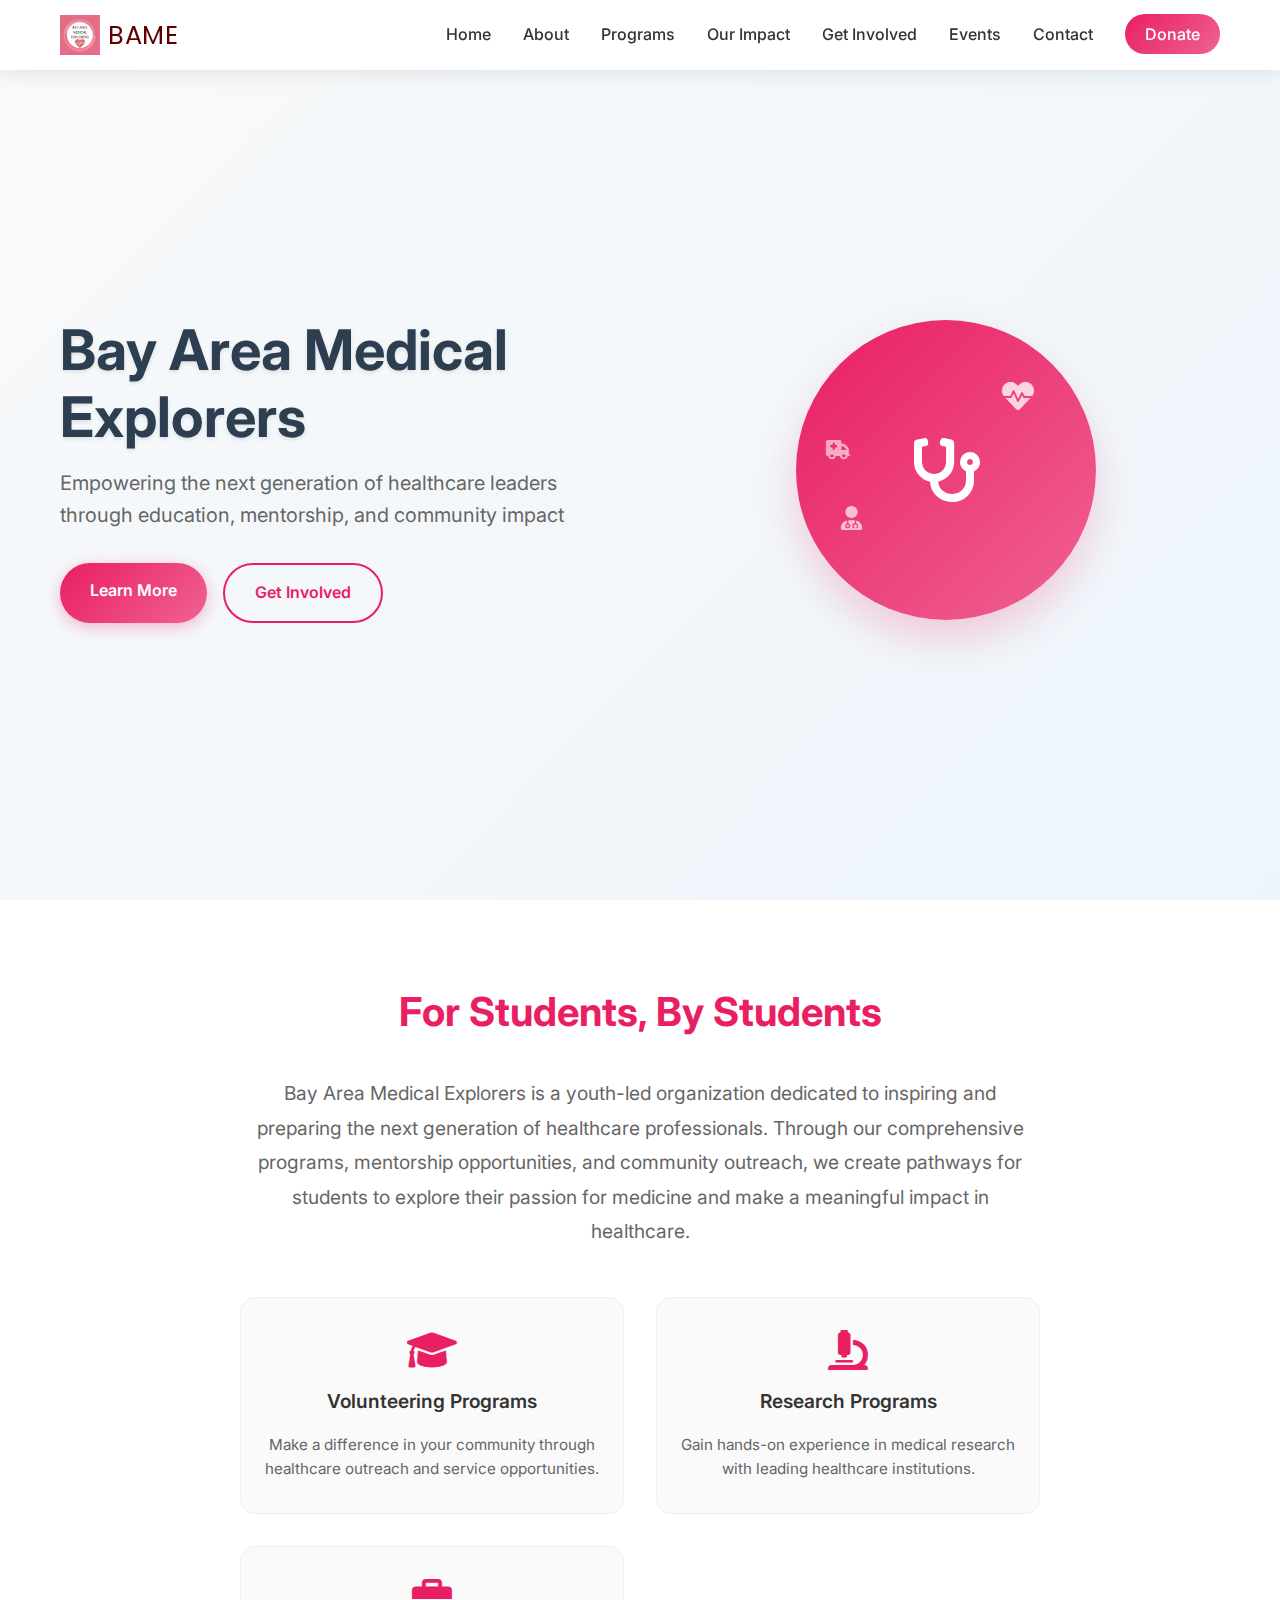
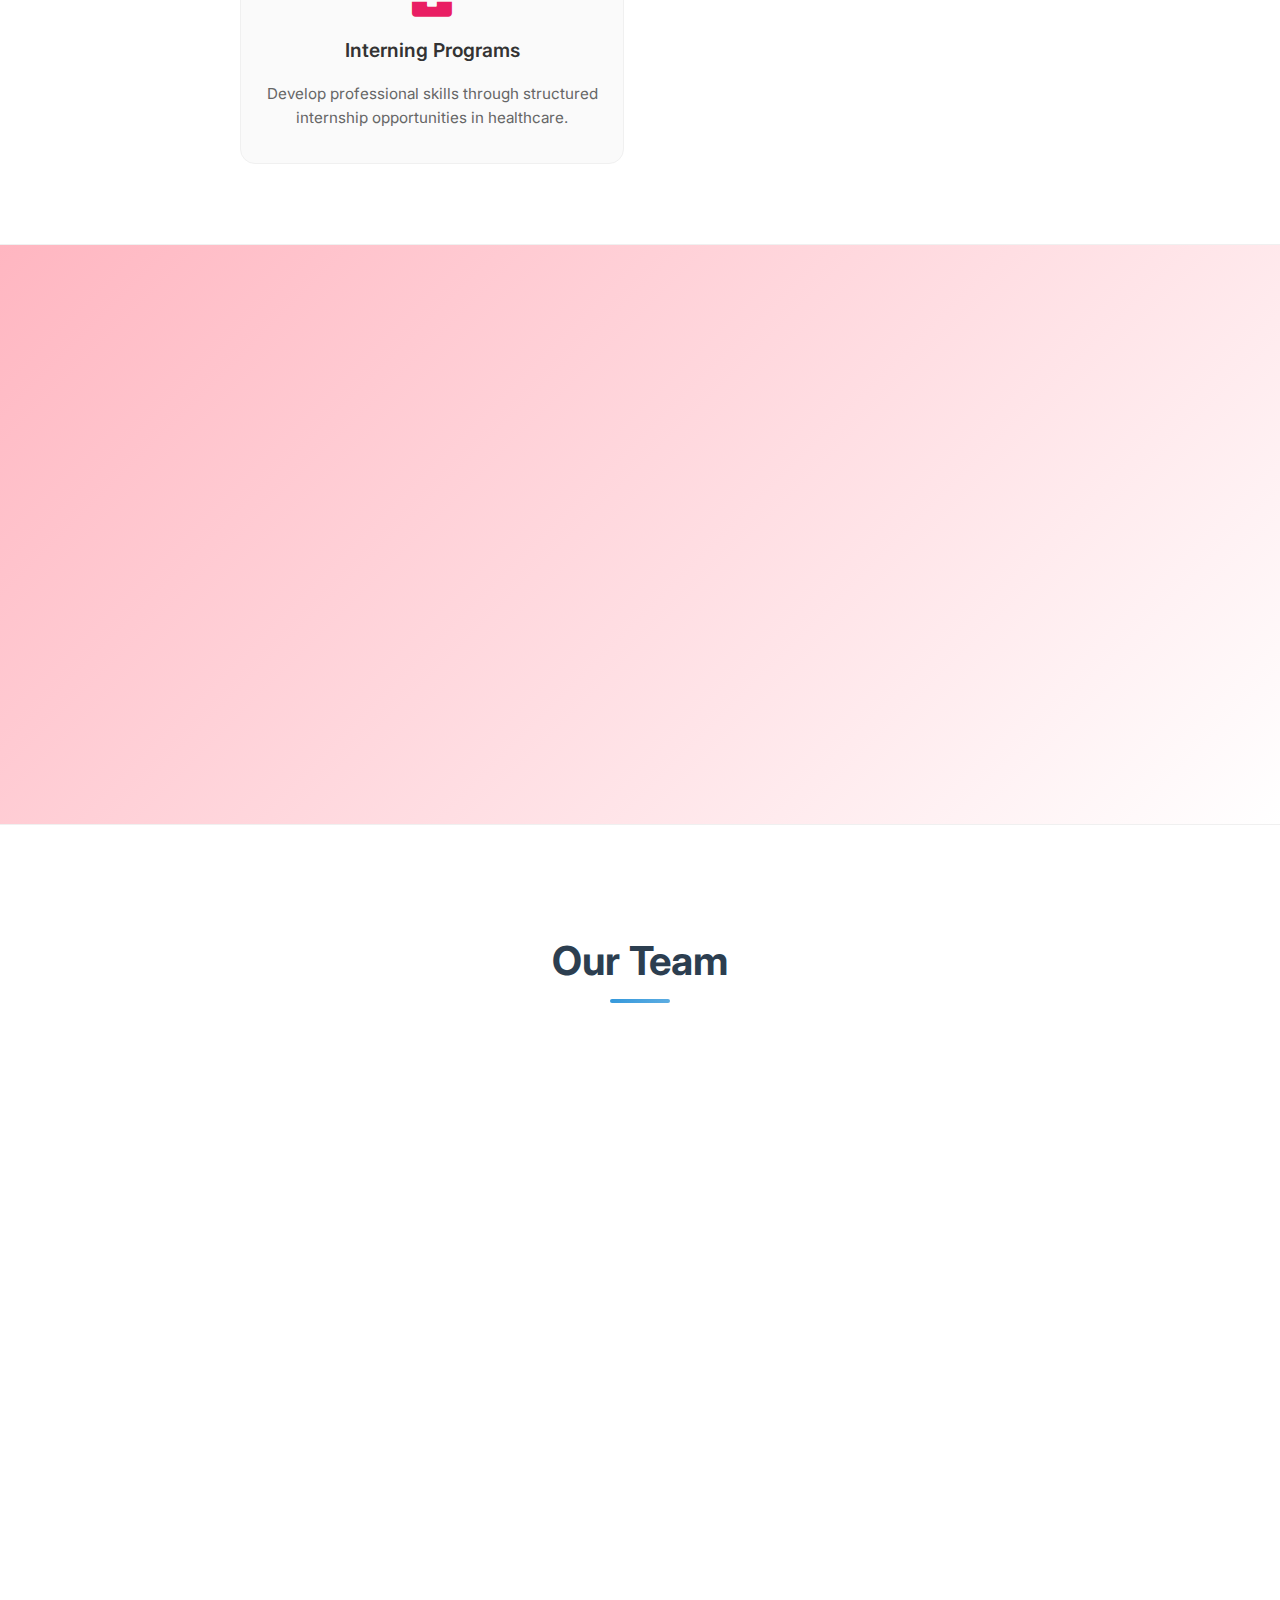
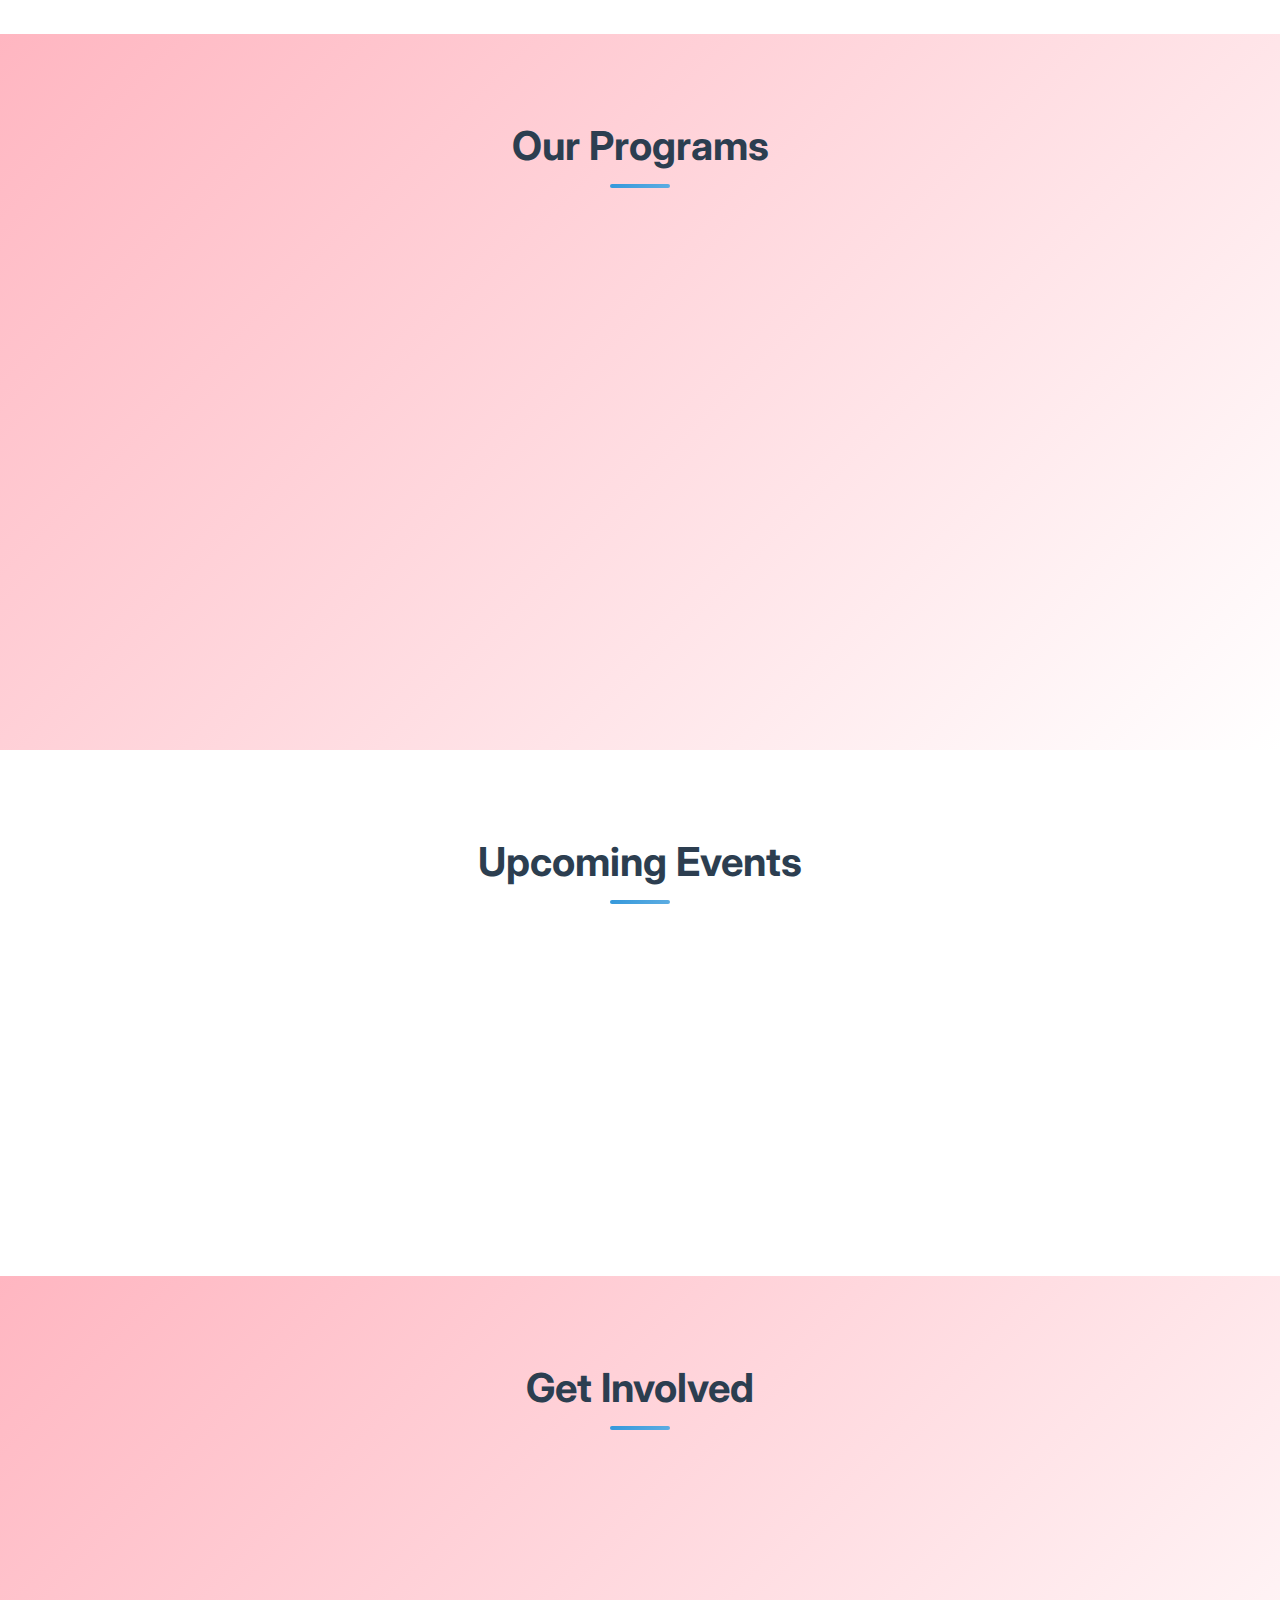
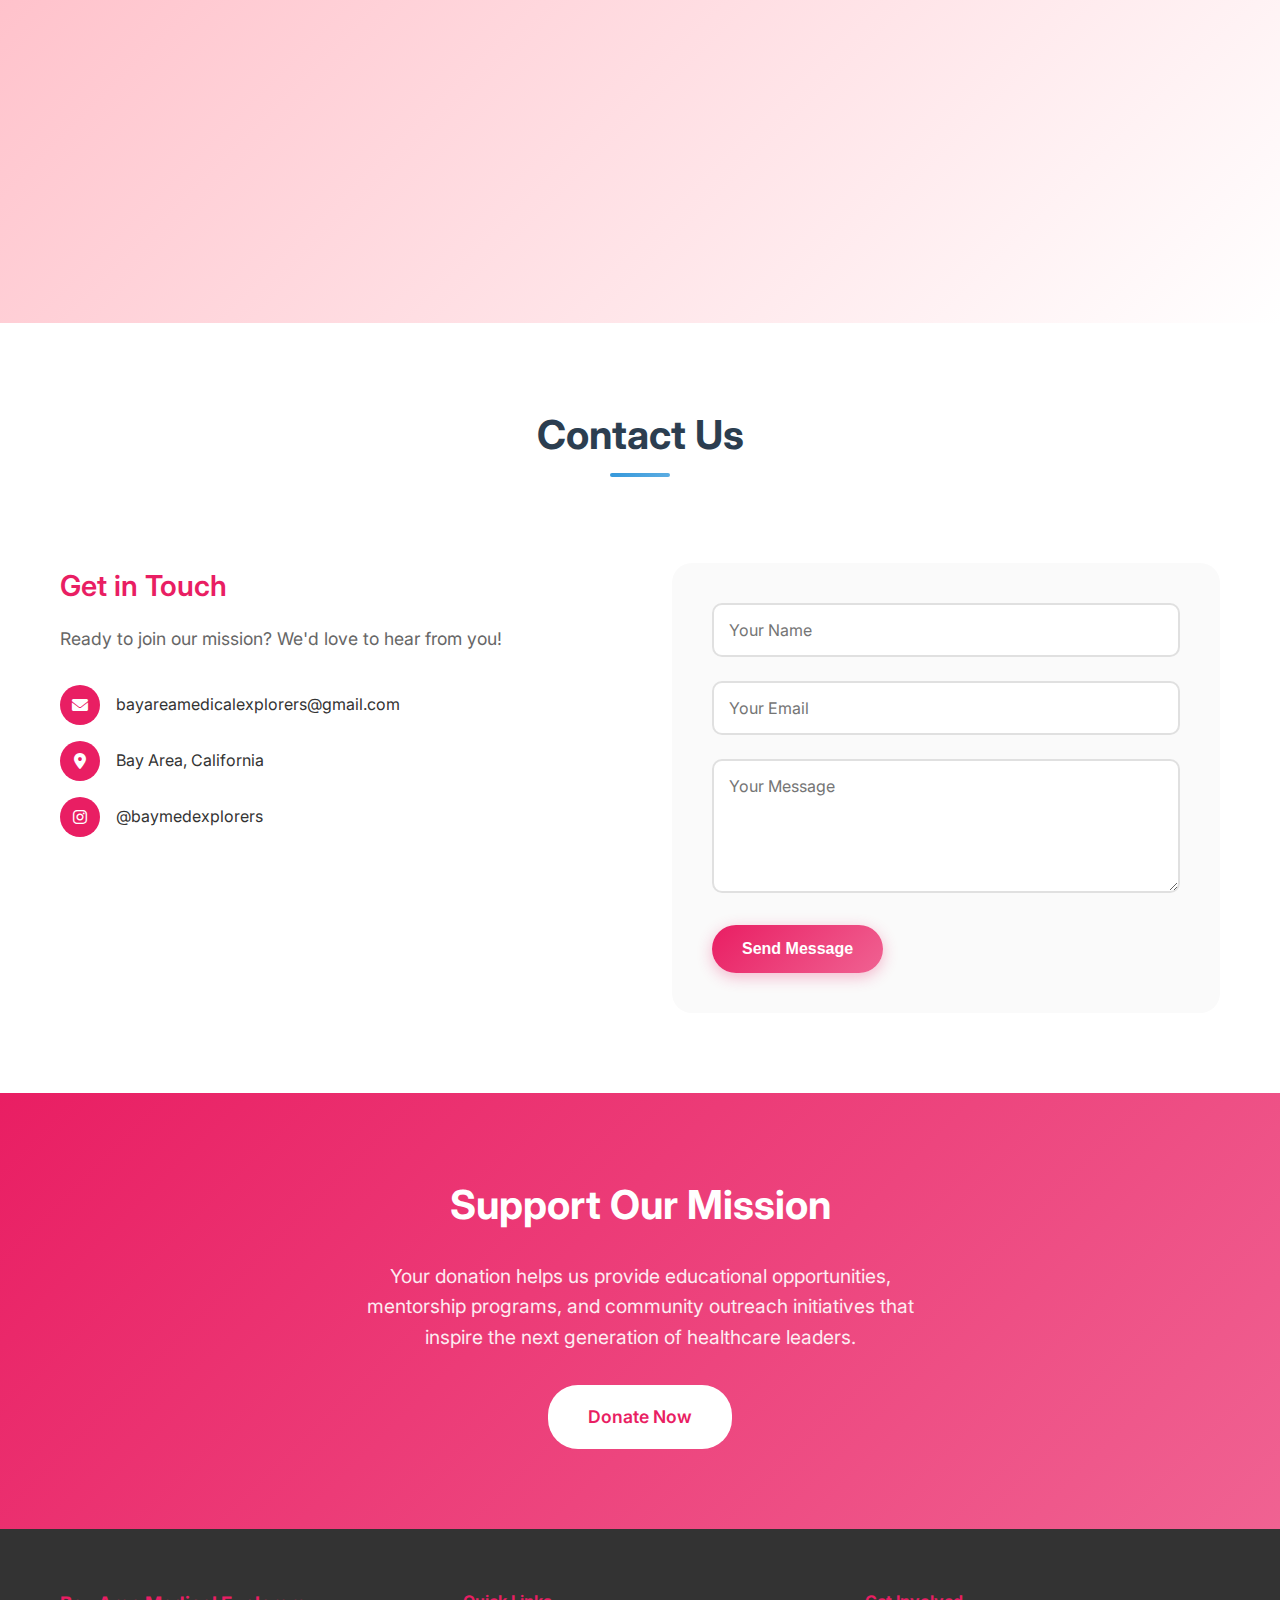
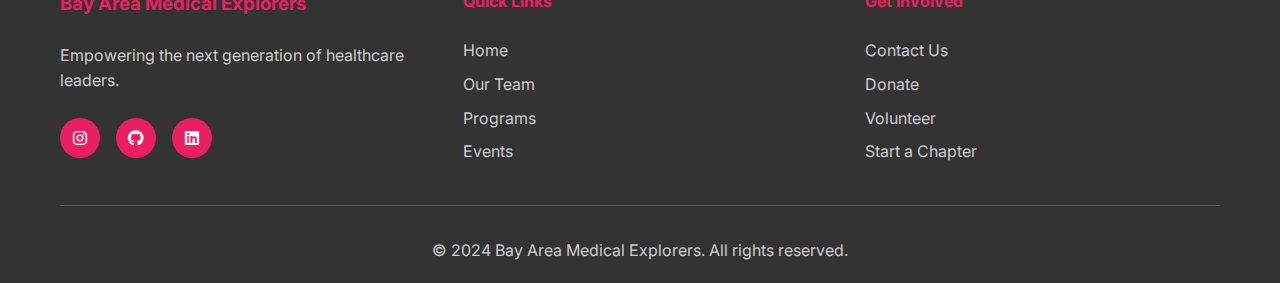
<file: index.html>
<!DOCTYPE html>
<html lang="en">
<head>
    <meta charset="UTF-8">
    <meta name="viewport" content="width=device-width, initial-scale=1.0">
    <title>Bay Area Medical Explorers</title>
    <link rel="stylesheet" href="styles.css">
    <link href="https://fonts.googleapis.com/css2?family=Inter:wght@300;400;500;600;700&display=swap" rel="stylesheet">
    <link rel="stylesheet" href="https://cdnjs.cloudflare.com/ajax/libs/font-awesome/6.0.0/css/all.min.css">
</head>
<link href="https://fonts.googleapis.com/css2?family=Poppins:wght@400;600;700&display=swap" rel="stylesheet">
<body>
    <!-- Navigation -->
    <nav class="navbar">
        <div class="nav-container">
            <div class="nav-logo">
				<div class="logo-container">
				    <img src="images/logo.png" alt="BAME Logo" class="logo-img">
                    <h2>BAME</h2>
                </div>
            </div>
            <ul class="nav-menu">
                <li class="nav-item">
                    <a href="index.html" class="nav-link">Home</a>
                </li>
                <li class="nav-item dropdown">
                    <a href="about.html" class="nav-link">About</a>
                    <ul class="dropdown-menu">
                        <li><a href="about.html#team">Our Team</a></li>
                        <li><a href="about.html#mission">Mission</a></li>
                        <li><a href="about.html#story">Our Story</a></li>
                    </ul>
                </li>
                <li class="nav-item dropdown">
                    <a href="programs.html" class="nav-link">Programs</a>
                    <ul class="dropdown-menu">
                        <li><a href="programs.html#medical-education">Medical Education</a></li>
                        <li><a href="programs.html#mentorship">Mentorship</a></li>
                        <li><a href="programs.html#community-outreach">Community Outreach</a></li>
                        <li><a href="programs.html#research">Research Opportunities</a></li>
                    </ul>
                </li>
                <li class="nav-item dropdown">
                    <a href="impact.html" class="nav-link">Our Impact</a>
                    <ul class="dropdown-menu">
                        <li><a href="impact.html#statistics">Statistics</a></li>
                        <li><a href="impact.html#stories">Success Stories</a></li>
                        <li><a href="impact.html#partners">Partners</a></li>
                    </ul>
                </li>
                <li class="nav-item dropdown">
                    <a href="get-involved.html" class="nav-link">Get Involved</a>
                    <ul class="dropdown-menu">
                        <li><a href="get-involved.html#volunteer">Volunteer</a></li>
                        <li><a href="get-involved.html#internships">Internships</a></li>
                        <li><a href="get-involved.html#chapters">Start a Chapter</a></li>
                        <li><a href="get-involved.html#applications">Applications</a></li>
                    </ul>
                </li>
                <li class="nav-item">
                    <a href="events.html" class="nav-link">Events</a>
                </li>
                <li class="nav-item">
                    <a href="#contact" class="nav-link">Contact</a>
                </li>
                <li class="nav-item">
                    <a href="#donate" class="nav-link donate-btn">Donate</a>
                </li>
            </ul>
            <div class="hamburger">
                <span class="bar"></span>
                <span class="bar"></span>
                <span class="bar"></span>
            </div>
        </div>
    </nav>

    <!-- Hero Section -->
    <section id="home" class="hero">
        <div class="hero-container">
            <div class="hero-content">
                <h1 class="hero-title">Bay Area Medical Explorers</h1>
                <p class="hero-subtitle">Empowering the next generation of healthcare leaders through education, mentorship, and community impact</p>
                <div class="hero-buttons">
                    <a href="#programs" class="btn btn-primary">Learn More</a>
                    <a href="#contact" class="btn btn-secondary">Get Involved</a>
                </div>
            </div>
            <div class="hero-image">
                <div class="hero-placeholder">
                    <div class="medical-icons">
                        <i class="fas fa-stethoscope main-icon"></i>
                        <i class="fas fa-heartbeat pulse-icon"></i>
                        <i class="fas fa-user-md doctor-icon"></i>
                        <i class="fas fa-ambulance ambulance-icon"></i>
                    </div>
                </div>
            </div>
        </div>
    </section>

    <!-- About Section -->
    <section class="about">
        <div class="container">
            <div class="about-content">
                <h2>For Students, By Students</h2>
                <p>Bay Area Medical Explorers is a youth-led organization dedicated to inspiring and preparing the next generation of healthcare professionals. Through our comprehensive programs, mentorship opportunities, and community outreach, we create pathways for students to explore their passion for medicine and make a meaningful impact in healthcare.</p>
                <div class="about-highlights">
                    <div class="highlight-item">
                        <i class="fas fa-graduation-cap"></i>
                        <h3>Volunteering Programs</h3>
                        <p>Make a difference in your community through healthcare outreach and service opportunities.</p>
                    </div>
                    <div class="highlight-item">
                        <i class="fas fa-microscope"></i>
                        <h3>Research Programs</h3>
                        <p>Gain hands-on experience in medical research with leading healthcare institutions.</p>
                    </div>
                    <div class="highlight-item">
                        <i class="fas fa-briefcase"></i>
                        <h3>Interning Programs</h3>
                        <p>Develop professional skills through structured internship opportunities in healthcare.</p>
                    </div>
                </div>
            </div>
        </div>
    </section>

    <!-- Impact Stats -->
    <section class="impact-stats">
        <div class="container">
            <div class="stats-grid">
                <div class="stat-item">
                    <h3>1K-2K</h3>
                    <p>Students Impacted</p>
                </div>
                <div class="stat-item">
                    <h3>10-11</h3>
                    <p>Events Hosted</p>
                </div>
                <div class="stat-item">
                    <h3>315K</h3>
                    <p>Social Media Reach</p>
                </div>
                <div class="stat-item">
                    <h3>25+</h3>
                    <p>Partner Organizations</p>
                </div>
            </div>
        </div>
    </section>

    <!-- Team Section -->
    <section id="team" class="team">
        <div class="container">
            <h2 class="section-title">Our Team</h2>
            <div class="team-grid">
                <div class="team-member">
                    <div class="member-image">
                        <i class="fas fa-user"></i>
                    </div>
                    <h3>Kavya Gangasani</h3>
                    <p class="member-role">Founder & CEO</p>
                    <p class="member-bio">Kavya is the visionary founder of Bay Area Medical Explorers, dedicated to empowering youth in healthcare. With 1.8K+ LinkedIn followers, she's a recognized young entrepreneur in the medical field.</p>
                    <div class="member-links">
                        <a href="https://www.linkedin.com/in/kavya-gangasani-7a060a33a" target="_blank" class="social-link">
                            <i class="fab fa-linkedin"></i>
                        </a>
                        <a href="https://medium.com/authority-magazine/startup-savvy-young-entrepreneur-kavya-gangasani-of-bay-area-medical-explorers-shares-their-f59a1c6d1c62" target="_blank" class="social-link">
                            <i class="fab fa-medium"></i>
                        </a>
                    </div>
                </div>
                <div class="team-member">
                    <div class="member-image">
                        <i class="fas fa-user"></i>
                    </div>
                    <h3>Emily</h3>
                    <p class="member-role">Marketing & Social Media Coordinator</p>
                    <p class="member-bio">Emily promotes our organization through creative flyers, posts, and social media management. You can find us @baymedexplorers on all platforms.</p>
                    <div class="member-links">
                        <a href="https://www.instagram.com/baymedexplorers/" target="_blank" class="social-link">
                            <i class="fab fa-instagram"></i>
                        </a>
                        <a href="#" class="social-link">
                            <i class="fab fa-twitter"></i>
                        </a>
                    </div>
                </div>
            </div>
        </div>
    </section>

    <!-- Programs Section -->
    <section id="programs" class="programs">
        <div class="container">
            <h2 class="section-title">Our Programs</h2>
            <div class="programs-grid">
                <div class="program-card">
                    <div class="program-icon">
                        <i class="fas fa-graduation-cap"></i>
                    </div>
                    <h3>Medical Education</h3>
                    <p>Comprehensive educational programs designed to introduce students to various medical fields and career paths.</p>
                </div>
                <div class="program-card">
                    <div class="program-icon">
                        <i class="fas fa-hands-helping"></i>
                    </div>
                    <h3>Mentorship</h3>
                    <p>Connect with healthcare professionals and medical students for guidance and career advice.</p>
                </div>
                <div class="program-card">
                    <div class="program-icon">
                        <i class="fas fa-users"></i>
                    </div>
                    <h3>Community Outreach</h3>
                    <p>Engage in meaningful community service projects that make a real impact in healthcare accessibility.</p>
                </div>
                <div class="program-card">
                    <div class="program-icon">
                        <i class="fas fa-microscope"></i>
                    </div>
                    <h3>Research Opportunities</h3>
                    <p>Participate in medical research projects and gain hands-on experience in scientific methodology.</p>
                </div>
            </div>
        </div>
    </section>

    <!-- Events Section -->
    <section id="events" class="events">
        <div class="container">
            <h2 class="section-title">Upcoming Events</h2>
            <div class="events-grid">
                <div class="event-card">
                    <div class="event-date">
                        <span class="month">Dec</span>
                        <span class="day">15</span>
                    </div>
                    <div class="event-content">
                        <h3>Medical Career Panel</h3>
                        <p>Join us for an interactive panel discussion with healthcare professionals from various specialties.</p>
                        <a href="#" class="event-link">Learn More</a>
                    </div>
                </div>
                <div class="event-card">
                    <div class="event-date">
                        <span class="month">Jan</span>
                        <span class="day">20</span>
                    </div>
                    <div class="event-content">
                        <h3>Community Health Fair</h3>
                        <p>Participate in our annual health fair serving the Bay Area community with free health screenings.</p>
                        <a href="#" class="event-link">Learn More</a>
                    </div>
                </div>
            </div>
        </div>
    </section>

    <!-- Get Involved Section -->
    <section class="get-involved">
        <div class="container">
            <h2 class="section-title">Get Involved</h2>
            <div class="involvement-grid">
                <div class="involvement-card">
                    <h3>Join Our Team</h3>
                    <p>Become part of our leadership team and help shape the future of medical education.</p>
                    <a href="https://docs.google.com/forms/d/1FZm6Cy_YgJeasnlOkqVE_fSOVxANHCj3vJhqmXPB3BA/edit" target="_blank" class="btn btn-primary">Apply Now</a>
                </div>
                <div class="involvement-card">
                    <h3>Outreach Team</h3>
                    <p>Help us expand our reach and impact in communities across the Bay Area.</p>
                    <a href="https://docs.google.com/forms/d/1jBA6lN7jRZEANPs32NAohGDmEoaaaEM7jgjTXow1QZ8/edit" target="_blank" class="btn btn-primary">Join Outreach</a>
                </div>
                <div class="involvement-card">
                    <h3>Intern Program</h3>
                    <p>Gain valuable experience through our structured internship program.</p>
                    <a href="https://docs.google.com/forms/d/1vE1v9g2FDxgNKgev9hQHODBDfCsFq0azT3Nb0_8REfE/edit" target="_blank" class="btn btn-primary">Apply to Intern</a>
                </div>
                <div class="involvement-card">
                    <h3>Treasurer Team</h3>
                    <p>Help manage our finances and support our mission through financial planning.</p>
                    <a href="https://docs.google.com/forms/d/1TYTDMxJkEIMJcEIji-bKNF4nGkTKX3OsGWBsBIZTF_o/edit" target="_blank" class="btn btn-primary">Join Treasurer Team</a>
                </div>
            </div>
        </div>
    </section>

    <!-- Contact Section -->
    <section id="contact" class="contact">
        <div class="container">
            <h2 class="section-title">Contact Us</h2>
            <div class="contact-content">
                <div class="contact-info">
                    <h3>Get in Touch</h3>
                    <p>Ready to join our mission? We'd love to hear from you!</p>
                    <div class="contact-details">
                        <div class="contact-item">
                            <i class="fas fa-envelope"></i>
                            <span>bayareamedicalexplorers@gmail.com</span>
                        </div>
                        <div class="contact-item">
                            <i class="fas fa-map-marker-alt"></i>
                            <span>Bay Area, California</span>
                        </div>
                        <div class="contact-item">
                            <a href="https://www.instagram.com/baymedexplorers/" target="_blank" class="social-contact-link">
                                <i class="fab fa-instagram"></i>
                                <span>@baymedexplorers</span>
                            </a>
                        </div>
                    </div>
                </div>
                <div class="contact-form">
                    <form action="mailto:bayareamedicalexplorers@gmail.com" method="post" enctype="text/plain">
                        <div class="form-group">
                            <input type="text" name="name" placeholder="Your Name" required>
                        </div>
                        <div class="form-group">
                            <input type="email" name="email" placeholder="Your Email" required>
                        </div>
                        <div class="form-group">
                            <textarea name="message" placeholder="Your Message" rows="5" required></textarea>
                        </div>
                        <button type="submit" class="btn btn-primary">Send Message</button>
                    </form>
                </div>
            </div>
        </div>
    </section>

    <!-- Donate Section -->
    <section id="donate" class="donate">
        <div class="container">
            <div class="donate-content">
                <h2>Support Our Mission</h2>
                <p>Your donation helps us provide educational opportunities, mentorship programs, and community outreach initiatives that inspire the next generation of healthcare leaders.</p>
                <a href="#" class="btn btn-donate">Donate Now</a>
            </div>
        </div>
    </section>

    <!-- Footer -->
    <footer class="footer">
        <div class="container">
            <div class="footer-content">
                <div class="footer-section">
                    <h3>Bay Area Medical Explorers</h3>
                    <p>Empowering the next generation of healthcare leaders.</p>
                    <div class="social-links">
                        <a href="https://www.instagram.com/baymedexplorers/" target="_blank" class="social-link"><i class="fab fa-instagram"></i></a>
                        <a href="https://github.com/bayareamedicalexplorers" target="_blank" class="social-link"><i class="fab fa-github"></i></a>
                        <a href="https://www.linkedin.com/in/kavya-gangasani-7a060a33a" target="_blank" class="social-link"><i class="fab fa-linkedin"></i></a>
                    </div>
                </div>
                <div class="footer-section">
                    <h4>Quick Links</h4>
                    <ul>
                        <li><a href="#home">Home</a></li>
                        <li><a href="#team">Our Team</a></li>
                        <li><a href="#programs">Programs</a></li>
                        <li><a href="#events">Events</a></li>
                    </ul>
                </div>
                <div class="footer-section">
                    <h4>Get Involved</h4>
                    <ul>
                        <li><a href="#contact">Contact Us</a></li>
                        <li><a href="#donate">Donate</a></li>
                        <li><a href="#">Volunteer</a></li>
                        <li><a href="#">Start a Chapter</a></li>
                    </ul>
                </div>
            </div>
            <div class="footer-bottom">
                <p>&copy; 2024 Bay Area Medical Explorers. All rights reserved.</p>
            </div>
        </div>
    </footer>

    <script src="script.js"></script>
</body>
</html>
</file>
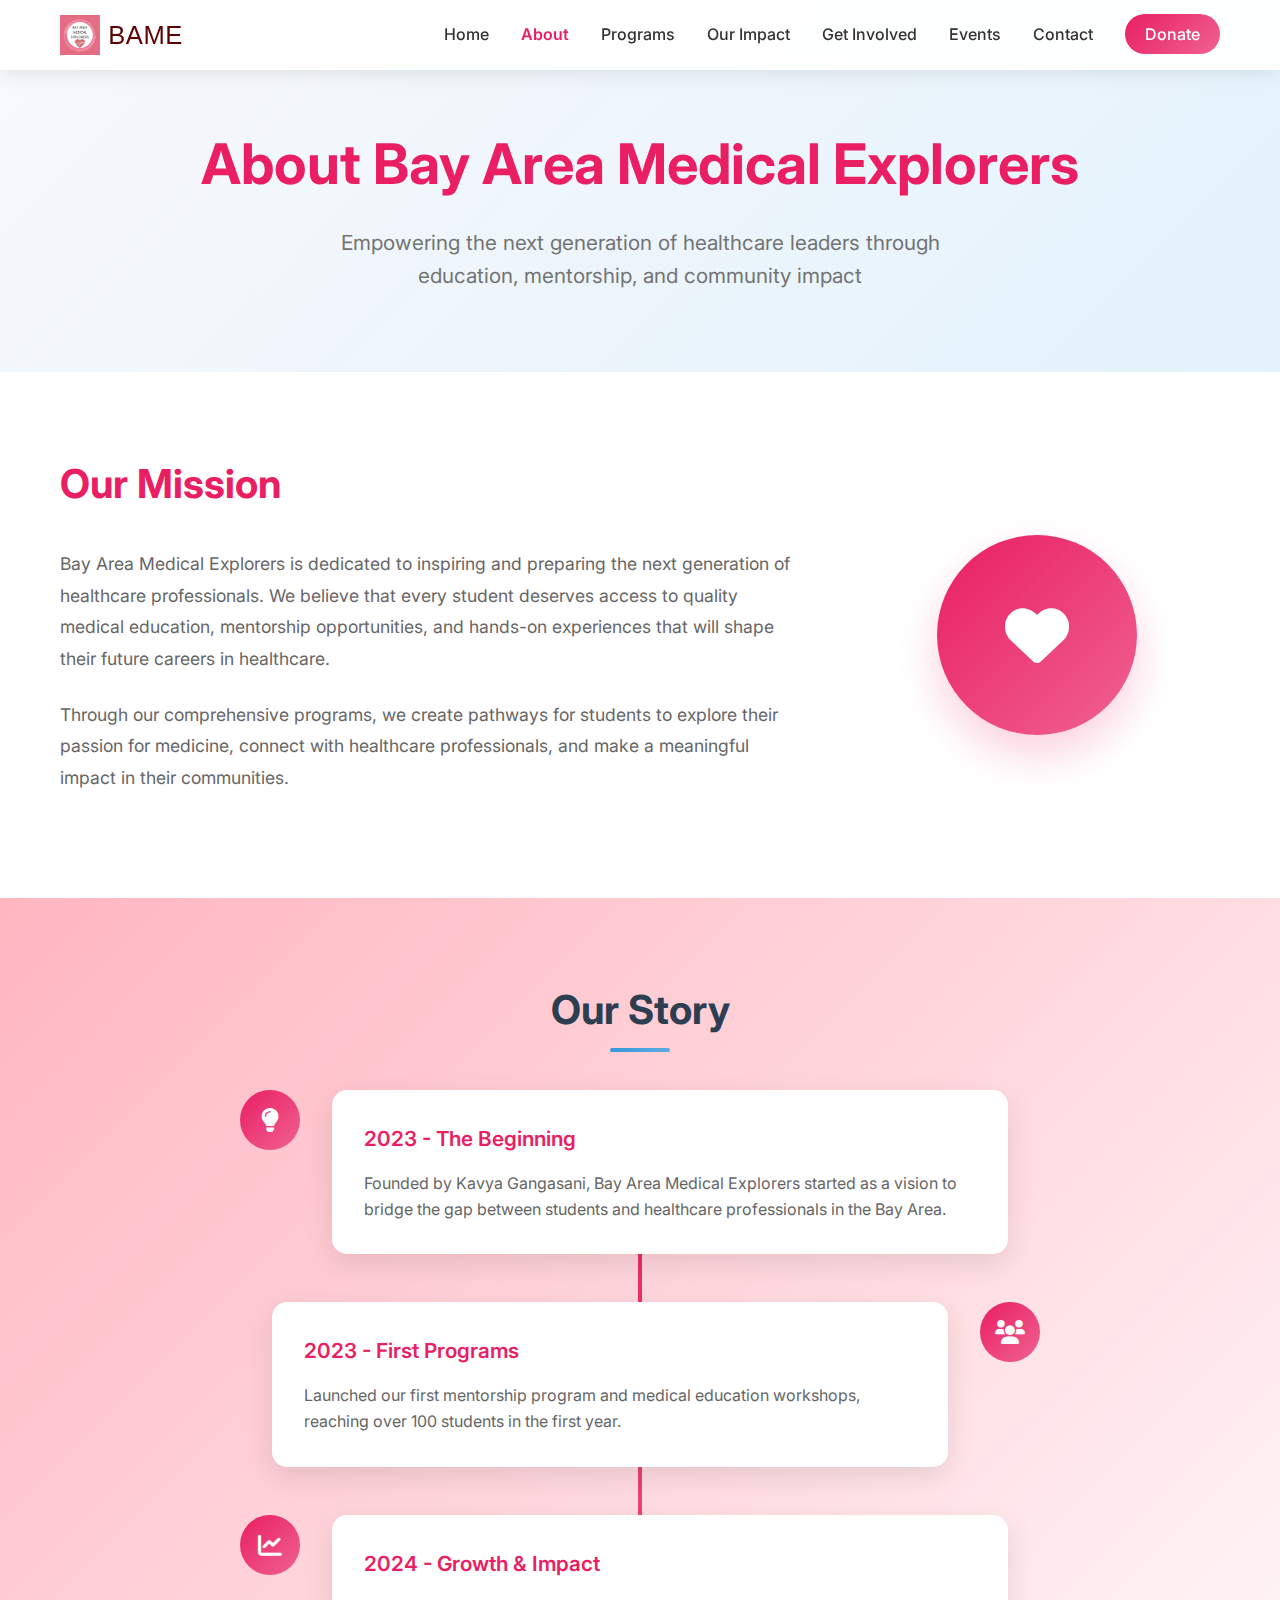
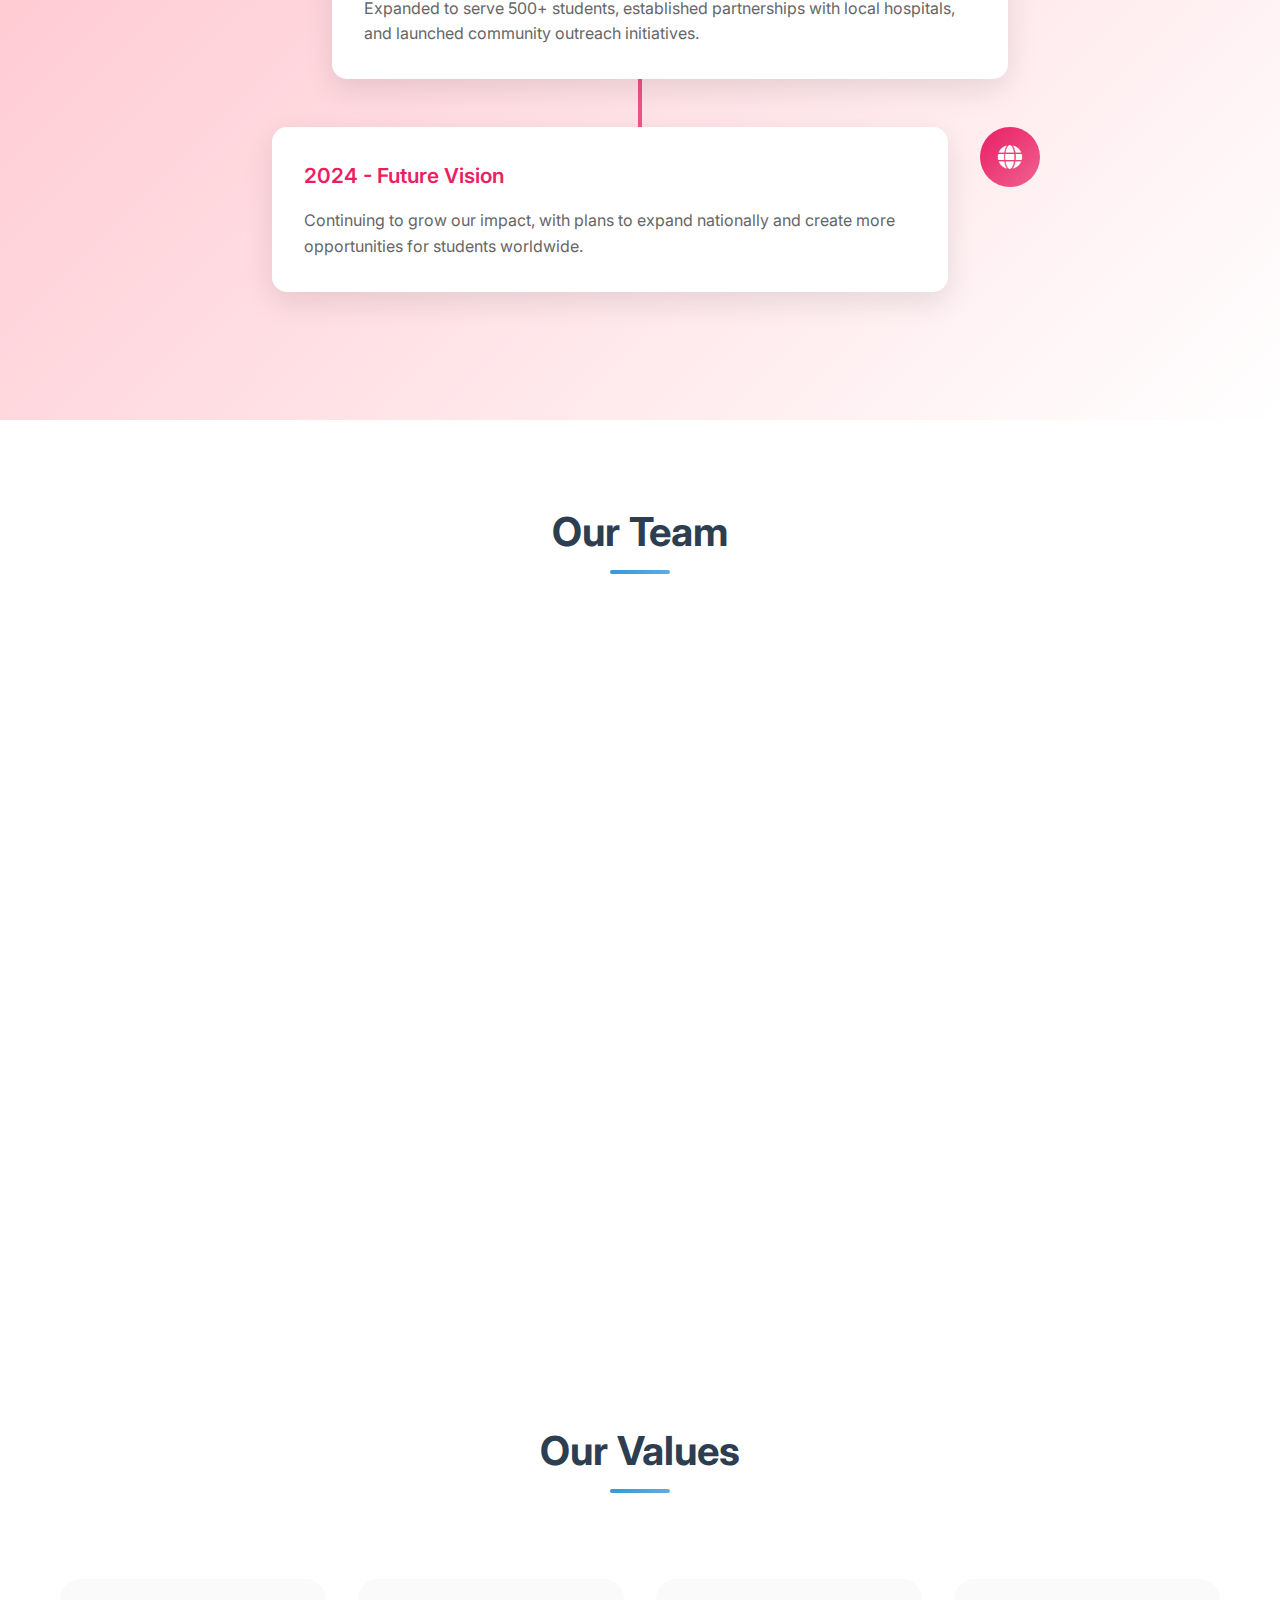
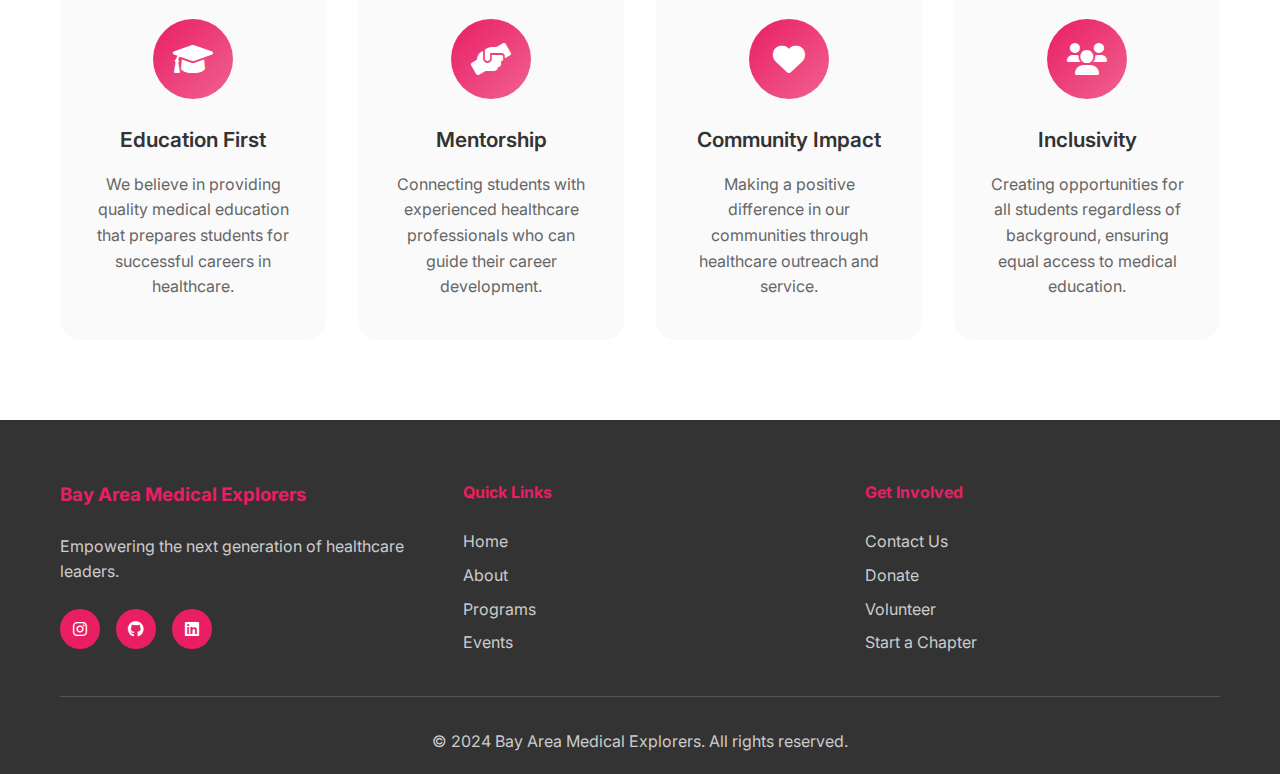
<file: about.html>
<!DOCTYPE html>
<html lang="en">
<head>
    <meta charset="UTF-8">
    <meta name="viewport" content="width=device-width, initial-scale=1.0">
    <title>About Us - Bay Area Medical Explorers</title>
    <link rel="stylesheet" href="styles.css">
    <link href="https://fonts.googleapis.com/css2?family=Inter:wght@300;400;500;600;700&display=swap" rel="stylesheet">
    <link rel="stylesheet" href="https://cdnjs.cloudflare.com/ajax/libs/font-awesome/6.0.0/css/all.min.css">
</head>
<body>
    <!-- Navigation -->
    <nav class="navbar">
        <div class="nav-container">
            <div class="nav-logo">
				<div class="logo-container">
								    <img src="images/logo.png" alt="BAME Logo" class="logo-img">
				                    <h2>BAME</h2>
				  </div>
            </div>
            <ul class="nav-menu">
                <li class="nav-item">
                    <a href="index.html" class="nav-link">Home</a>
                </li>
                <li class="nav-item dropdown">
                    <a href="about.html" class="nav-link active">About</a>
                    <ul class="dropdown-menu">
                        <li><a href="about.html#team">Our Team</a></li>
                        <li><a href="about.html#mission">Mission</a></li>
                        <li><a href="about.html#story">Our Story</a></li>
                    </ul>
                </li>
                <li class="nav-item dropdown">
                    <a href="programs.html" class="nav-link">Programs</a>
                    <ul class="dropdown-menu">
                        <li><a href="programs.html#medical-education">Medical Education</a></li>
                        <li><a href="programs.html#mentorship">Mentorship</a></li>
                        <li><a href="programs.html#community-outreach">Community Outreach</a></li>
                        <li><a href="programs.html#research">Research Opportunities</a></li>
                    </ul>
                </li>
                <li class="nav-item dropdown">
                    <a href="impact.html" class="nav-link">Our Impact</a>
                    <ul class="dropdown-menu">
                        <li><a href="impact.html#statistics">Statistics</a></li>
                        <li><a href="impact.html#stories">Success Stories</a></li>
                        <li><a href="impact.html#partners">Partners</a></li>
                    </ul>
                </li>
                <li class="nav-item dropdown">
                    <a href="get-involved.html" class="nav-link">Get Involved</a>
                    <ul class="dropdown-menu">
                        <li><a href="get-involved.html#volunteer">Volunteer</a></li>
                        <li><a href="get-involved.html#internships">Internships</a></li>
                        <li><a href="get-involved.html#chapters">Start a Chapter</a></li>
                        <li><a href="get-involved.html#applications">Applications</a></li>
                    </ul>
                </li>
                <li class="nav-item">
                    <a href="events.html" class="nav-link">Events</a>
                </li>
                <li class="nav-item">
                    <a href="index.html#contact" class="nav-link">Contact</a>
                </li>
                <li class="nav-item">
                    <a href="index.html#donate" class="nav-link donate-btn">Donate</a>
                </li>
            </ul>
            <div class="hamburger">
                <span class="bar"></span>
                <span class="bar"></span>
                <span class="bar"></span>
            </div>
        </div>
    </nav>

    <!-- Hero Section -->
    <section class="page-hero">
        <div class="container">
            <h1>About Bay Area Medical Explorers</h1>
            <p>Empowering the next generation of healthcare leaders through education, mentorship, and community impact</p>
        </div>
    </section>

    <!-- Mission Section -->
    <section id="mission" class="mission">
        <div class="container">
            <div class="mission-content">
                <div class="mission-text">
                    <h2>Our Mission</h2>
                    <p>Bay Area Medical Explorers is dedicated to inspiring and preparing the next generation of healthcare professionals. We believe that every student deserves access to quality medical education, mentorship opportunities, and hands-on experiences that will shape their future careers in healthcare.</p>
                    <p>Through our comprehensive programs, we create pathways for students to explore their passion for medicine, connect with healthcare professionals, and make a meaningful impact in their communities.</p>
                </div>
                <div class="mission-visual">
                    <div class="mission-icon">
                        <i class="fas fa-heart"></i>
                    </div>
                </div>
            </div>
        </div>
    </section>

    <!-- Our Story Section -->
    <section id="story" class="story">
        <div class="container">
            <h2 class="section-title">Our Story</h2>
            <div class="story-timeline">
                <div class="timeline-item">
                    <div class="timeline-icon">
                        <i class="fas fa-lightbulb"></i>
                    </div>
                    <div class="timeline-content">
                        <h3>2023 - The Beginning</h3>
                        <p>Founded by Kavya Gangasani, Bay Area Medical Explorers started as a vision to bridge the gap between students and healthcare professionals in the Bay Area.</p>
                    </div>
                </div>
                <div class="timeline-item">
                    <div class="timeline-icon">
                        <i class="fas fa-users"></i>
                    </div>
                    <div class="timeline-content">
                        <h3>2023 - First Programs</h3>
                        <p>Launched our first mentorship program and medical education workshops, reaching over 100 students in the first year.</p>
                    </div>
                </div>
                <div class="timeline-item">
                    <div class="timeline-icon">
                        <i class="fas fa-chart-line"></i>
                    </div>
                    <div class="timeline-content">
                        <h3>2024 - Growth & Impact</h3>
                        <p>Expanded to serve 500+ students, established partnerships with local hospitals, and launched community outreach initiatives.</p>
                    </div>
                </div>
                <div class="timeline-item">
                    <div class="timeline-icon">
                        <i class="fas fa-globe"></i>
                    </div>
                    <div class="timeline-content">
                        <h3>2024 - Future Vision</h3>
                        <p>Continuing to grow our impact, with plans to expand nationally and create more opportunities for students worldwide.</p>
                    </div>
                </div>
            </div>
        </div>
    </section>

    <!-- Team Section -->
    <section id="team" class="team">
        <div class="container">
            <h2 class="section-title">Our Team</h2>
            <div class="team-grid">
                <div class="team-member">
                    <div class="member-image">
                        <i class="fas fa-user"></i>
                    </div>
                    <h3>Kavya Gangasani</h3>
                    <p class="member-role">Founder & CEO</p>
                    <p class="member-bio">Kavya is the visionary founder of Bay Area Medical Explorers, dedicated to empowering youth in healthcare. With 1.8K+ LinkedIn followers, she's a recognized young entrepreneur in the medical field. Her passion for medical education and community impact drives our organization's mission.</p>
                    <div class="member-achievements">
                        <div class="achievement">
                            <i class="fas fa-trophy"></i>
                            <span>Featured in Authority Magazine</span>
                        </div>
                        <div class="achievement">
                            <i class="fas fa-star"></i>
                            <span>Canvas Rebel Interview</span>
                        </div>
                        <div class="achievement">
                            <i class="fas fa-award"></i>
                            <span>Bold Journey Recognition</span>
                        </div>
                    </div>
                    <div class="member-links">
                        <a href="https://www.linkedin.com/in/kavya-gangasani-7a060a33a" target="_blank" class="social-link">
                            <i class="fab fa-linkedin"></i>
                        </a>
                        <a href="https://medium.com/authority-magazine/startup-savvy-young-entrepreneur-kavya-gangasani-of-bay-area-medical-explorers-shares-their-f59a1c6d1c62" target="_blank" class="social-link">
                            <i class="fab fa-medium"></i>
                        </a>
                    </div>
                </div>
                <div class="team-member">
                    <div class="member-image">
                        <i class="fas fa-user"></i>
                    </div>
                    <h3>Emily</h3>
                    <p class="member-role">Marketing & Social Media Coordinator</p>
                    <p class="member-bio">Emily promotes our organization through creative flyers, posts, and social media management. She's responsible for our digital presence and ensuring our message reaches students across the Bay Area. You can find us @baymedexplorers on all platforms.</p>
                    <div class="member-achievements">
                        <div class="achievement">
                            <i class="fas fa-hashtag"></i>
                            <span>Social Media Growth</span>
                        </div>
                        <div class="achievement">
                            <i class="fas fa-palette"></i>
                            <span>Creative Design</span>
                        </div>
                        <div class="achievement">
                            <i class="fas fa-share-alt"></i>
                            <span>Community Engagement</span>
                        </div>
                    </div>
                    <div class="member-links">
                        <a href="#" class="social-link">
                            <i class="fab fa-instagram"></i>
                        </a>
                        <a href="#" class="social-link">
                            <i class="fab fa-twitter"></i>
                        </a>
                    </div>
                </div>
            </div>
        </div>
    </section>

    <!-- Values Section -->
    <section class="values">
        <div class="container">
            <h2 class="section-title">Our Values</h2>
            <div class="values-grid">
                <div class="value-card">
                    <div class="value-icon">
                        <i class="fas fa-graduation-cap"></i>
                    </div>
                    <h3>Education First</h3>
                    <p>We believe in providing quality medical education that prepares students for successful careers in healthcare.</p>
                </div>
                <div class="value-card">
                    <div class="value-icon">
                        <i class="fas fa-hands-helping"></i>
                    </div>
                    <h3>Mentorship</h3>
                    <p>Connecting students with experienced healthcare professionals who can guide their career development.</p>
                </div>
                <div class="value-card">
                    <div class="value-icon">
                        <i class="fas fa-heart"></i>
                    </div>
                    <h3>Community Impact</h3>
                    <p>Making a positive difference in our communities through healthcare outreach and service.</p>
                </div>
                <div class="value-card">
                    <div class="value-icon">
                        <i class="fas fa-users"></i>
                    </div>
                    <h3>Inclusivity</h3>
                    <p>Creating opportunities for all students regardless of background, ensuring equal access to medical education.</p>
                </div>
            </div>
        </div>
    </section>

    <!-- Footer -->
    <footer class="footer">
        <div class="container">
            <div class="footer-content">
                <div class="footer-section">
                    <h3>Bay Area Medical Explorers</h3>
                    <p>Empowering the next generation of healthcare leaders.</p>
                    <div class="social-links">
                        <a href="https://www.instagram.com/baymedexplorers/" target="_blank" class="social-link"><i class="fab fa-instagram"></i></a>
                        <a href="https://github.com/bayareamedicalexplorers" target="_blank" class="social-link"><i class="fab fa-github"></i></a>
                        <a href="https://www.linkedin.com/in/kavya-gangasani-7a060a33a" target="_blank" class="social-link"><i class="fab fa-linkedin"></i></a>
                    </div>
                </div>
                <div class="footer-section">
                    <h4>Quick Links</h4>
                    <ul>
                        <li><a href="index.html">Home</a></li>
                        <li><a href="about.html">About</a></li>
                        <li><a href="programs.html">Programs</a></li>
                        <li><a href="events.html">Events</a></li>
                    </ul>
                </div>
                <div class="footer-section">
                    <h4>Get Involved</h4>
                    <ul>
                        <li><a href="index.html#contact">Contact Us</a></li>
                        <li><a href="index.html#donate">Donate</a></li>
                        <li><a href="get-involved.html">Volunteer</a></li>
                        <li><a href="get-involved.html">Start a Chapter</a></li>
                    </ul>
                </div>
            </div>
            <div class="footer-bottom">
                <p>&copy; 2024 Bay Area Medical Explorers. All rights reserved.</p>
            </div>
        </div>
    </footer>

    <script src="script.js"></script>
</body>
</html>
</file>
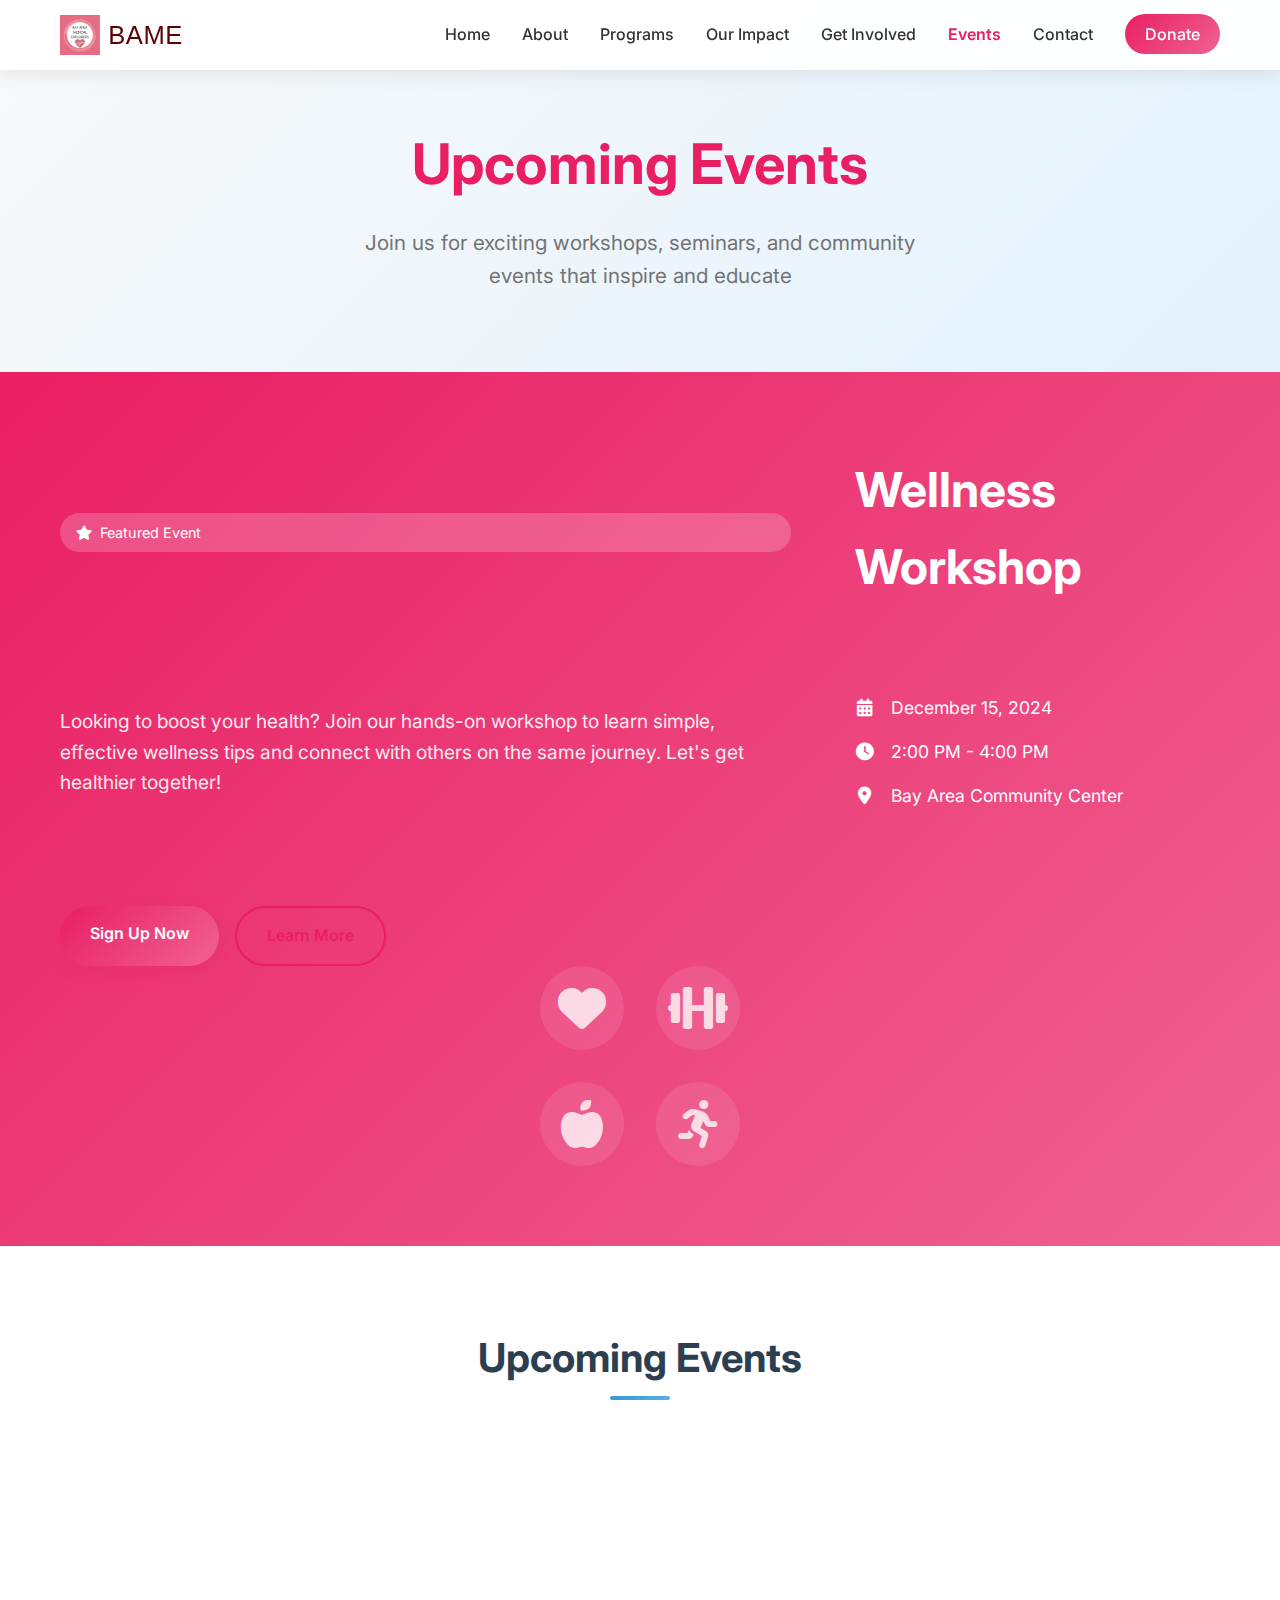
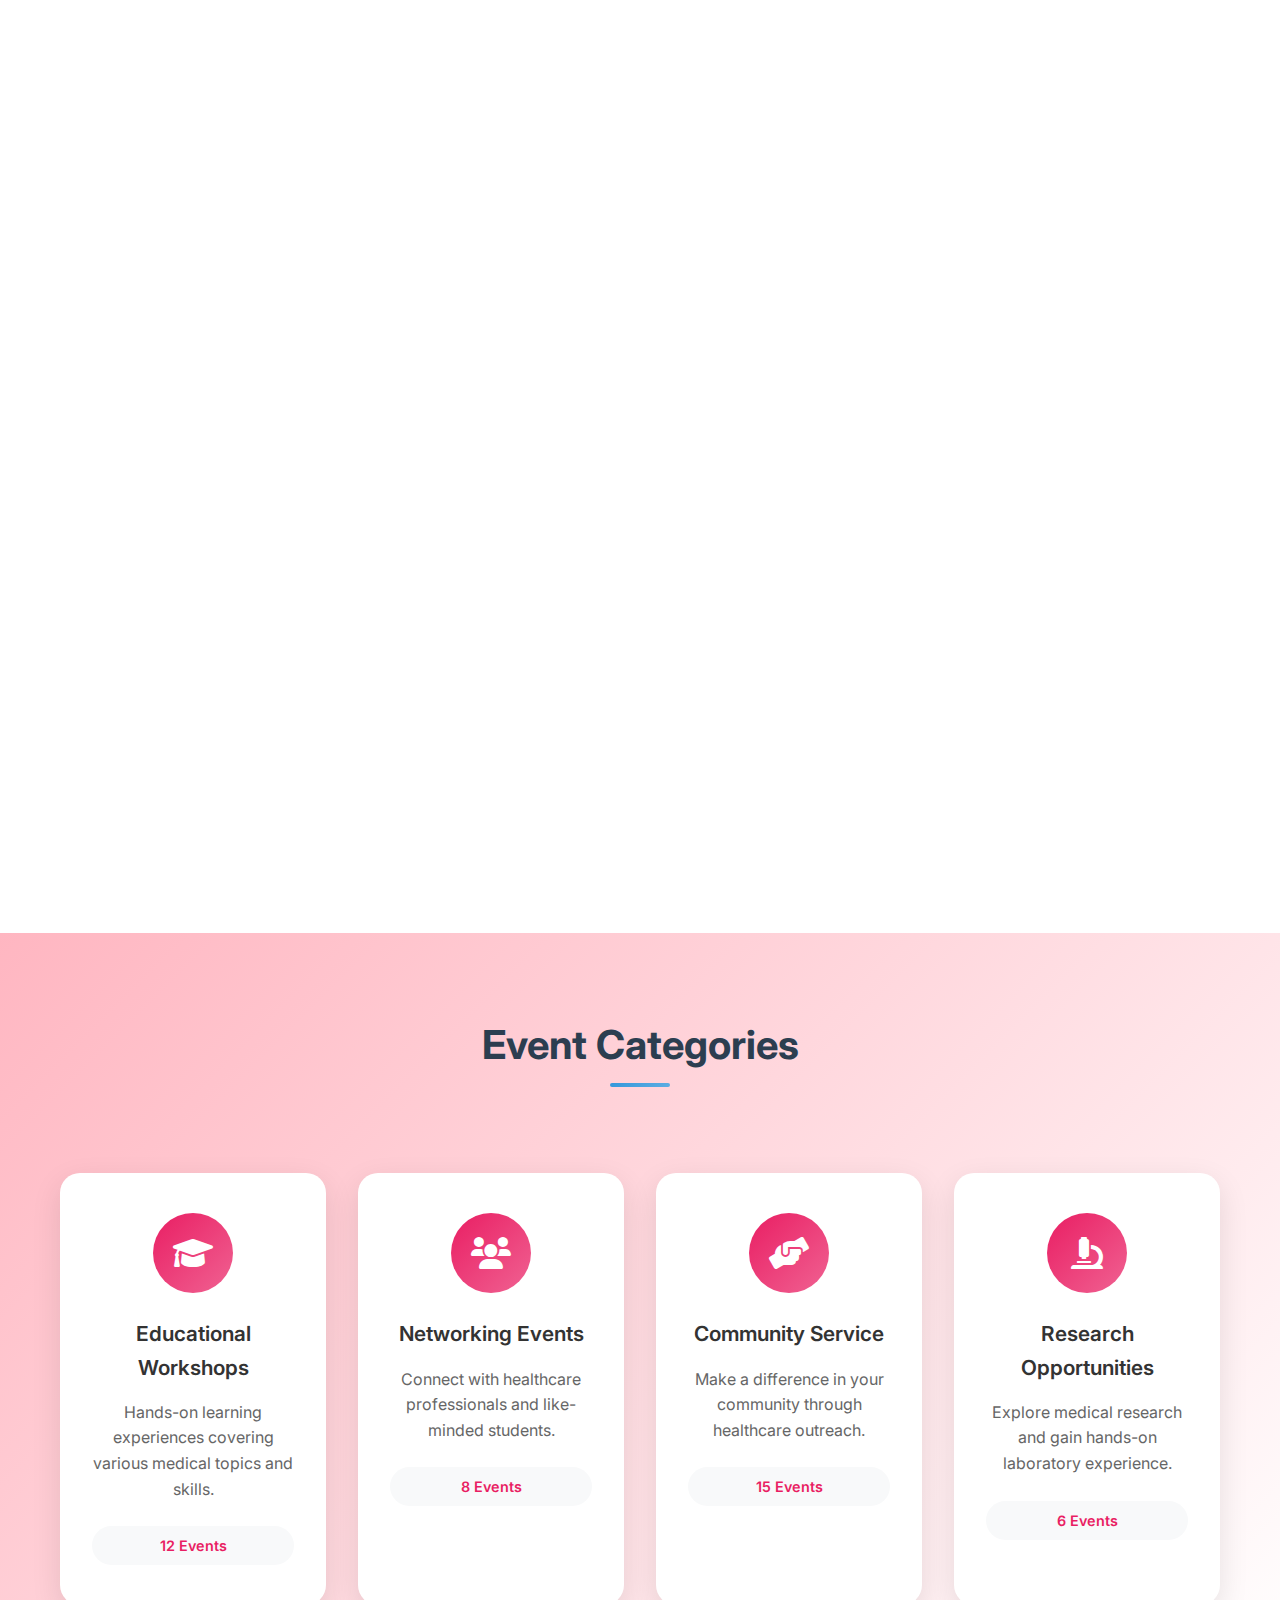
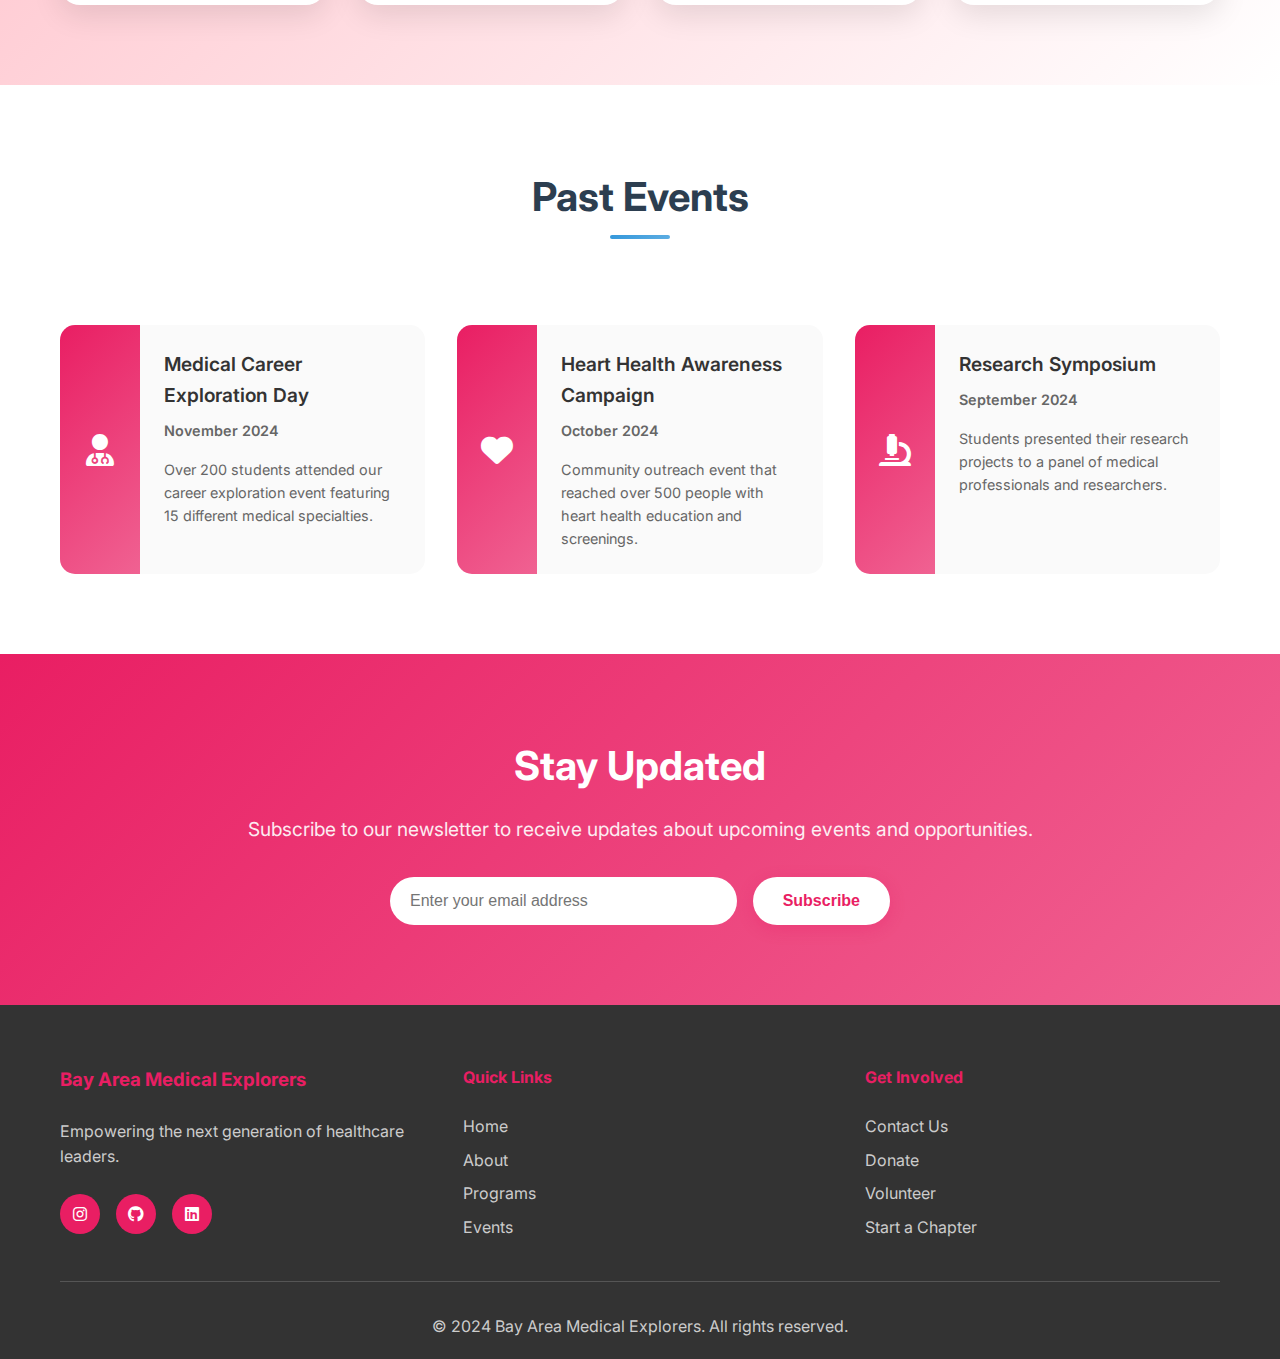
<file: events.html>
<!DOCTYPE html>
<html lang="en">
<head>
    <meta charset="UTF-8">
    <meta name="viewport" content="width=device-width, initial-scale=1.0">
    <title>Events - Bay Area Medical Explorers</title>
    <link rel="stylesheet" href="styles.css">
    <link href="https://fonts.googleapis.com/css2?family=Inter:wght@300;400;500;600;700&display=swap" rel="stylesheet">
    <link rel="stylesheet" href="https://cdnjs.cloudflare.com/ajax/libs/font-awesome/6.0.0/css/all.min.css">
</head>
<body>
    <!-- Navigation -->
    <nav class="navbar">
        <div class="nav-container">
            <div class="nav-logo">
				<div class="logo-container">
								    <img src="images/logo.png" alt="BAME Logo" class="logo-img">
				                    <h2>BAME</h2>
				                </div>
            </div>
            <ul class="nav-menu">
                <li class="nav-item">
                    <a href="index.html" class="nav-link">Home</a>
                </li>
                <li class="nav-item dropdown">
                    <a href="about.html" class="nav-link">About</a>
                    <ul class="dropdown-menu">
                        <li><a href="about.html#team">Our Team</a></li>
                        <li><a href="about.html#mission">Mission</a></li>
                        <li><a href="about.html#story">Our Story</a></li>
                    </ul>
                </li>
                <li class="nav-item dropdown">
                    <a href="programs.html" class="nav-link">Programs</a>
                    <ul class="dropdown-menu">
                        <li><a href="programs.html#medical-education">Medical Education</a></li>
                        <li><a href="programs.html#mentorship">Mentorship</a></li>
                        <li><a href="programs.html#community-outreach">Community Outreach</a></li>
                        <li><a href="programs.html#research">Research Opportunities</a></li>
                    </ul>
                </li>
                <li class="nav-item dropdown">
                    <a href="impact.html" class="nav-link">Our Impact</a>
                    <ul class="dropdown-menu">
                        <li><a href="impact.html#statistics">Statistics</a></li>
                        <li><a href="impact.html#stories">Success Stories</a></li>
                        <li><a href="impact.html#partners">Partners</a></li>
                    </ul>
                </li>
                <li class="nav-item dropdown">
                    <a href="get-involved.html" class="nav-link">Get Involved</a>
                    <ul class="dropdown-menu">
                        <li><a href="get-involved.html#volunteer">Volunteer</a></li>
                        <li><a href="get-involved.html#internships">Internships</a></li>
                        <li><a href="get-involved.html#chapters">Start a Chapter</a></li>
                        <li><a href="get-involved.html#applications">Applications</a></li>
                    </ul>
                </li>
                <li class="nav-item">
                    <a href="events.html" class="nav-link active">Events</a>
                </li>
                <li class="nav-item">
                    <a href="index.html#contact" class="nav-link">Contact</a>
                </li>
                <li class="nav-item">
                    <a href="index.html#donate" class="nav-link donate-btn">Donate</a>
                </li>
            </ul>
            <div class="hamburger">
                <span class="bar"></span>
                <span class="bar"></span>
                <span class="bar"></span>
            </div>
        </div>
    </nav>

    <!-- Hero Section -->
    <section class="page-hero">
        <div class="container">
            <h1>Upcoming Events</h1>
            <p>Join us for exciting workshops, seminars, and community events that inspire and educate</p>
        </div>
    </section>

    <!-- Featured Event -->
    <section class="featured-event">
        <div class="container">
            <div class="featured-content">
                <div class="event-badge">
                    <i class="fas fa-star"></i>
                    <span>Featured Event</span>
                </div>
                <h2>Wellness Workshop</h2>
                <p class="event-description">Looking to boost your health? Join our hands-on workshop to learn simple, effective wellness tips and connect with others on the same journey. Let's get healthier together!</p>
                <div class="event-details">
                    <div class="detail-item">
                        <i class="fas fa-calendar-alt"></i>
                        <span>December 15, 2024</span>
                    </div>
                    <div class="detail-item">
                        <i class="fas fa-clock"></i>
                        <span>2:00 PM - 4:00 PM</span>
                    </div>
                    <div class="detail-item">
                        <i class="fas fa-map-marker-alt"></i>
                        <span>Bay Area Community Center</span>
                    </div>
                </div>
                <div class="event-actions">
                    <a href="#" class="btn btn-primary">Sign Up Now</a>
                    <a href="#" class="btn btn-secondary">Learn More</a>
                </div>
            </div>
            <div class="event-visual">
                <div class="wellness-icons">
                    <i class="fas fa-heart"></i>
                    <i class="fas fa-dumbbell"></i>
                    <i class="fas fa-apple-alt"></i>
                    <i class="fas fa-running"></i>
                </div>
            </div>
        </div>
    </section>

    <!-- Upcoming Events -->
    <section class="upcoming-events">
        <div class="container">
            <h2 class="section-title">Upcoming Events</h2>
            <div class="events-grid">
                <div class="event-card featured">
                    <div class="event-date">
                        <span class="month">Dec</span>
                        <span class="day">15</span>
                    </div>
                    <div class="event-content">
                        <div class="event-category">Workshop</div>
                        <h3>Wellness Workshop</h3>
                        <p>Learn simple, effective wellness tips and connect with others on the same journey.</p>
                        <div class="event-meta">
                            <span><i class="fas fa-clock"></i> 2:00 PM - 4:00 PM</span>
                            <span><i class="fas fa-map-marker-alt"></i> Bay Area Community Center</span>
                        </div>
                        <a href="#" class="event-link">Sign Up</a>
                    </div>
                </div>

                <div class="event-card">
                    <div class="event-date">
                        <span class="month">Jan</span>
                        <span class="day">20</span>
                    </div>
                    <div class="event-content">
                        <div class="event-category">Panel Discussion</div>
                        <h3>Medical Career Panel</h3>
                        <p>Join us for an interactive panel discussion with healthcare professionals from various specialties.</p>
                        <div class="event-meta">
                            <span><i class="fas fa-clock"></i> 6:00 PM - 8:00 PM</span>
                            <span><i class="fas fa-map-marker-alt"></i> Stanford Medical Center</span>
                        </div>
                        <a href="#" class="event-link">Register</a>
                    </div>
                </div>

                <div class="event-card">
                    <div class="event-date">
                        <span class="month">Feb</span>
                        <span class="day">10</span>
                    </div>
                    <div class="event-content">
                        <div class="event-category">Community Service</div>
                        <h3>Community Health Fair</h3>
                        <p>Participate in our annual health fair serving the Bay Area community with free health screenings.</p>
                        <div class="event-meta">
                            <span><i class="fas fa-clock"></i> 9:00 AM - 3:00 PM</span>
                            <span><i class="fas fa-map-marker-alt"></i> Golden Gate Park</span>
                        </div>
                        <a href="#" class="event-link">Volunteer</a>
                    </div>
                </div>

                <div class="event-card">
                    <div class="event-date">
                        <span class="month">Mar</span>
                        <span class="day">5</span>
                    </div>
                    <div class="event-content">
                        <div class="event-category">Workshop</div>
                        <h3>Medical Research Workshop</h3>
                        <p>Learn about medical research methodologies and get hands-on experience with data analysis.</p>
                        <div class="event-meta">
                            <span><i class="fas fa-clock"></i> 1:00 PM - 5:00 PM</span>
                            <span><i class="fas fa-map-marker-alt"></i> UCSF Campus</span>
                        </div>
                        <a href="#" class="event-link">Apply</a>
                    </div>
                </div>

                <div class="event-card">
                    <div class="event-date">
                        <span class="month">Apr</span>
                        <span class="day">12</span>
                    </div>
                    <div class="event-content">
                        <div class="event-category">Networking</div>
                        <h3>Mentorship Mixer</h3>
                        <p>Connect with healthcare professionals and find your perfect mentor match.</p>
                        <div class="event-meta">
                            <span><i class="fas fa-clock"></i> 5:30 PM - 7:30 PM</span>
                            <span><i class="fas fa-map-marker-alt"></i> San Francisco Medical Society</span>
                        </div>
                        <a href="#" class="event-link">RSVP</a>
                    </div>
                </div>

                <div class="event-card">
                    <div class="event-date">
                        <span class="month">May</span>
                        <span class="day">18</span>
                    </div>
                    <div class="event-content">
                        <div class="event-category">Conference</div>
                        <h3>Youth Medical Conference</h3>
                        <p>Annual conference featuring keynote speakers, breakout sessions, and networking opportunities.</p>
                        <div class="event-meta">
                            <span><i class="fas fa-clock"></i> 8:00 AM - 6:00 PM</span>
                            <span><i class="fas fa-map-marker-alt"></i> Moscone Center</span>
                        </div>
                        <a href="#" class="event-link">Register</a>
                    </div>
                </div>
            </div>
        </div>
    </section>

    <!-- Event Categories -->
    <section class="event-categories">
        <div class="container">
            <h2 class="section-title">Event Categories</h2>
            <div class="categories-grid">
                <div class="category-card">
                    <div class="category-icon">
                        <i class="fas fa-graduation-cap"></i>
                    </div>
                    <h3>Educational Workshops</h3>
                    <p>Hands-on learning experiences covering various medical topics and skills.</p>
                    <div class="category-count">12 Events</div>
                </div>
                <div class="category-card">
                    <div class="category-icon">
                        <i class="fas fa-users"></i>
                    </div>
                    <h3>Networking Events</h3>
                    <p>Connect with healthcare professionals and like-minded students.</p>
                    <div class="category-count">8 Events</div>
                </div>
                <div class="category-card">
                    <div class="category-icon">
                        <i class="fas fa-hands-helping"></i>
                    </div>
                    <h3>Community Service</h3>
                    <p>Make a difference in your community through healthcare outreach.</p>
                    <div class="category-count">15 Events</div>
                </div>
                <div class="category-card">
                    <div class="category-icon">
                        <i class="fas fa-microscope"></i>
                    </div>
                    <h3>Research Opportunities</h3>
                    <p>Explore medical research and gain hands-on laboratory experience.</p>
                    <div class="category-count">6 Events</div>
                </div>
            </div>
        </div>
    </section>

    <!-- Past Events -->
    <section class="past-events">
        <div class="container">
            <h2 class="section-title">Past Events</h2>
            <div class="past-events-grid">
                <div class="past-event">
                    <div class="past-event-image">
                        <i class="fas fa-user-md"></i>
                    </div>
                    <div class="past-event-content">
                        <h3>Medical Career Exploration Day</h3>
                        <p class="past-event-date">November 2024</p>
                        <p>Over 200 students attended our career exploration event featuring 15 different medical specialties.</p>
                    </div>
                </div>
                <div class="past-event">
                    <div class="past-event-image">
                        <i class="fas fa-heart"></i>
                    </div>
                    <div class="past-event-content">
                        <h3>Heart Health Awareness Campaign</h3>
                        <p class="past-event-date">October 2024</p>
                        <p>Community outreach event that reached over 500 people with heart health education and screenings.</p>
                    </div>
                </div>
                <div class="past-event">
                    <div class="past-event-image">
                        <i class="fas fa-microscope"></i>
                    </div>
                    <div class="past-event-content">
                        <h3>Research Symposium</h3>
                        <p class="past-event-date">September 2024</p>
                        <p>Students presented their research projects to a panel of medical professionals and researchers.</p>
                    </div>
                </div>
            </div>
        </div>
    </section>

    <!-- Newsletter Signup -->
    <section class="newsletter-signup">
        <div class="container">
            <div class="newsletter-content">
                <h2>Stay Updated</h2>
                <p>Subscribe to our newsletter to receive updates about upcoming events and opportunities.</p>
                <form class="newsletter-form">
                    <input type="email" placeholder="Enter your email address" required>
                    <button type="submit" class="btn btn-primary">Subscribe</button>
                </form>
            </div>
        </div>
    </section>

    <!-- Footer -->
    <footer class="footer">
        <div class="container">
            <div class="footer-content">
                <div class="footer-section">
                    <h3>Bay Area Medical Explorers</h3>
                    <p>Empowering the next generation of healthcare leaders.</p>
                    <div class="social-links">
                        <a href="https://www.instagram.com/baymedexplorers/" target="_blank" class="social-link"><i class="fab fa-instagram"></i></a>
                        <a href="https://github.com/bayareamedicalexplorers" target="_blank" class="social-link"><i class="fab fa-github"></i></a>
                        <a href="https://www.linkedin.com/in/kavya-gangasani-7a060a33a" target="_blank" class="social-link"><i class="fab fa-linkedin"></i></a>
                    </div>
                </div>
                <div class="footer-section">
                    <h4>Quick Links</h4>
                    <ul>
                        <li><a href="index.html">Home</a></li>
                        <li><a href="about.html">About</a></li>
                        <li><a href="programs.html">Programs</a></li>
                        <li><a href="events.html">Events</a></li>
                    </ul>
                </div>
                <div class="footer-section">
                    <h4>Get Involved</h4>
                    <ul>
                        <li><a href="index.html#contact">Contact Us</a></li>
                        <li><a href="index.html#donate">Donate</a></li>
                        <li><a href="get-involved.html">Volunteer</a></li>
                        <li><a href="get-involved.html">Start a Chapter</a></li>
                    </ul>
                </div>
            </div>
            <div class="footer-bottom">
                <p>&copy; 2024 Bay Area Medical Explorers. All rights reserved.</p>
            </div>
        </div>
    </footer>

    <script src="script.js"></script>
</body>
</html>
</file>
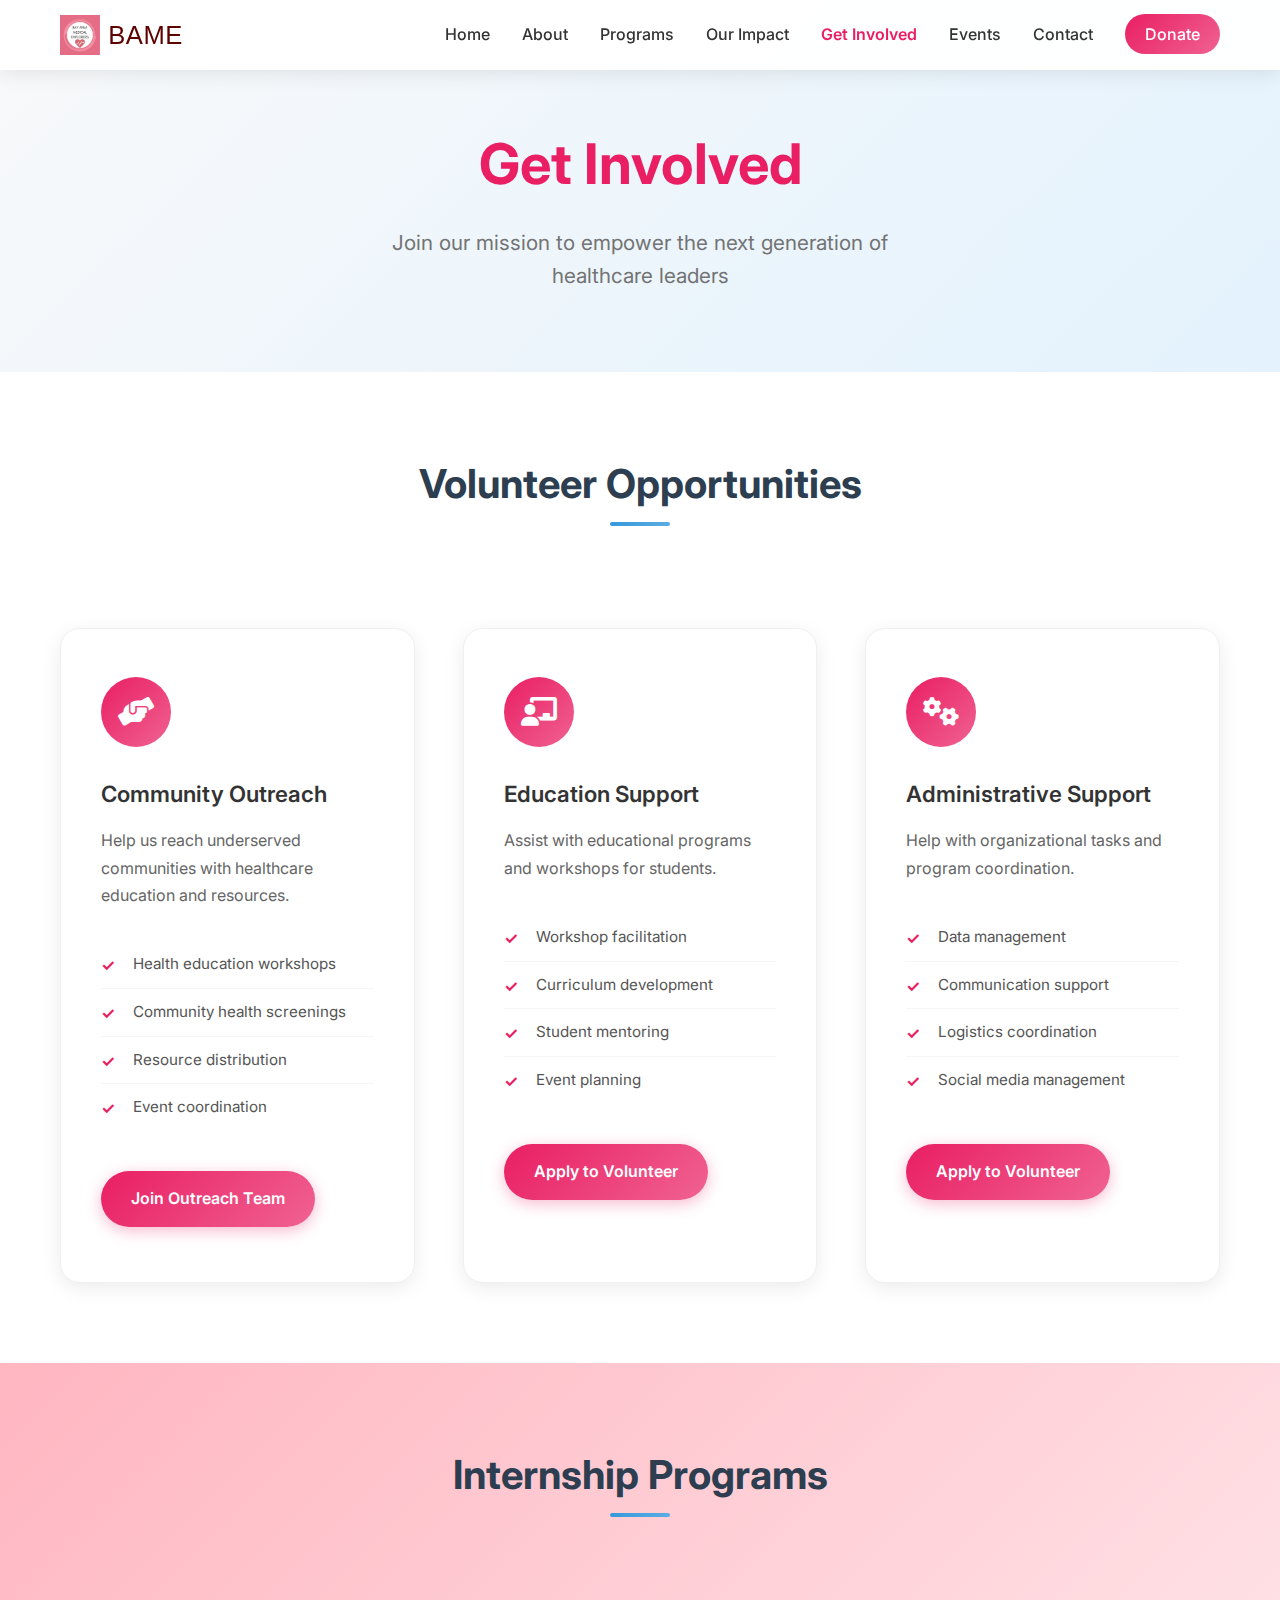
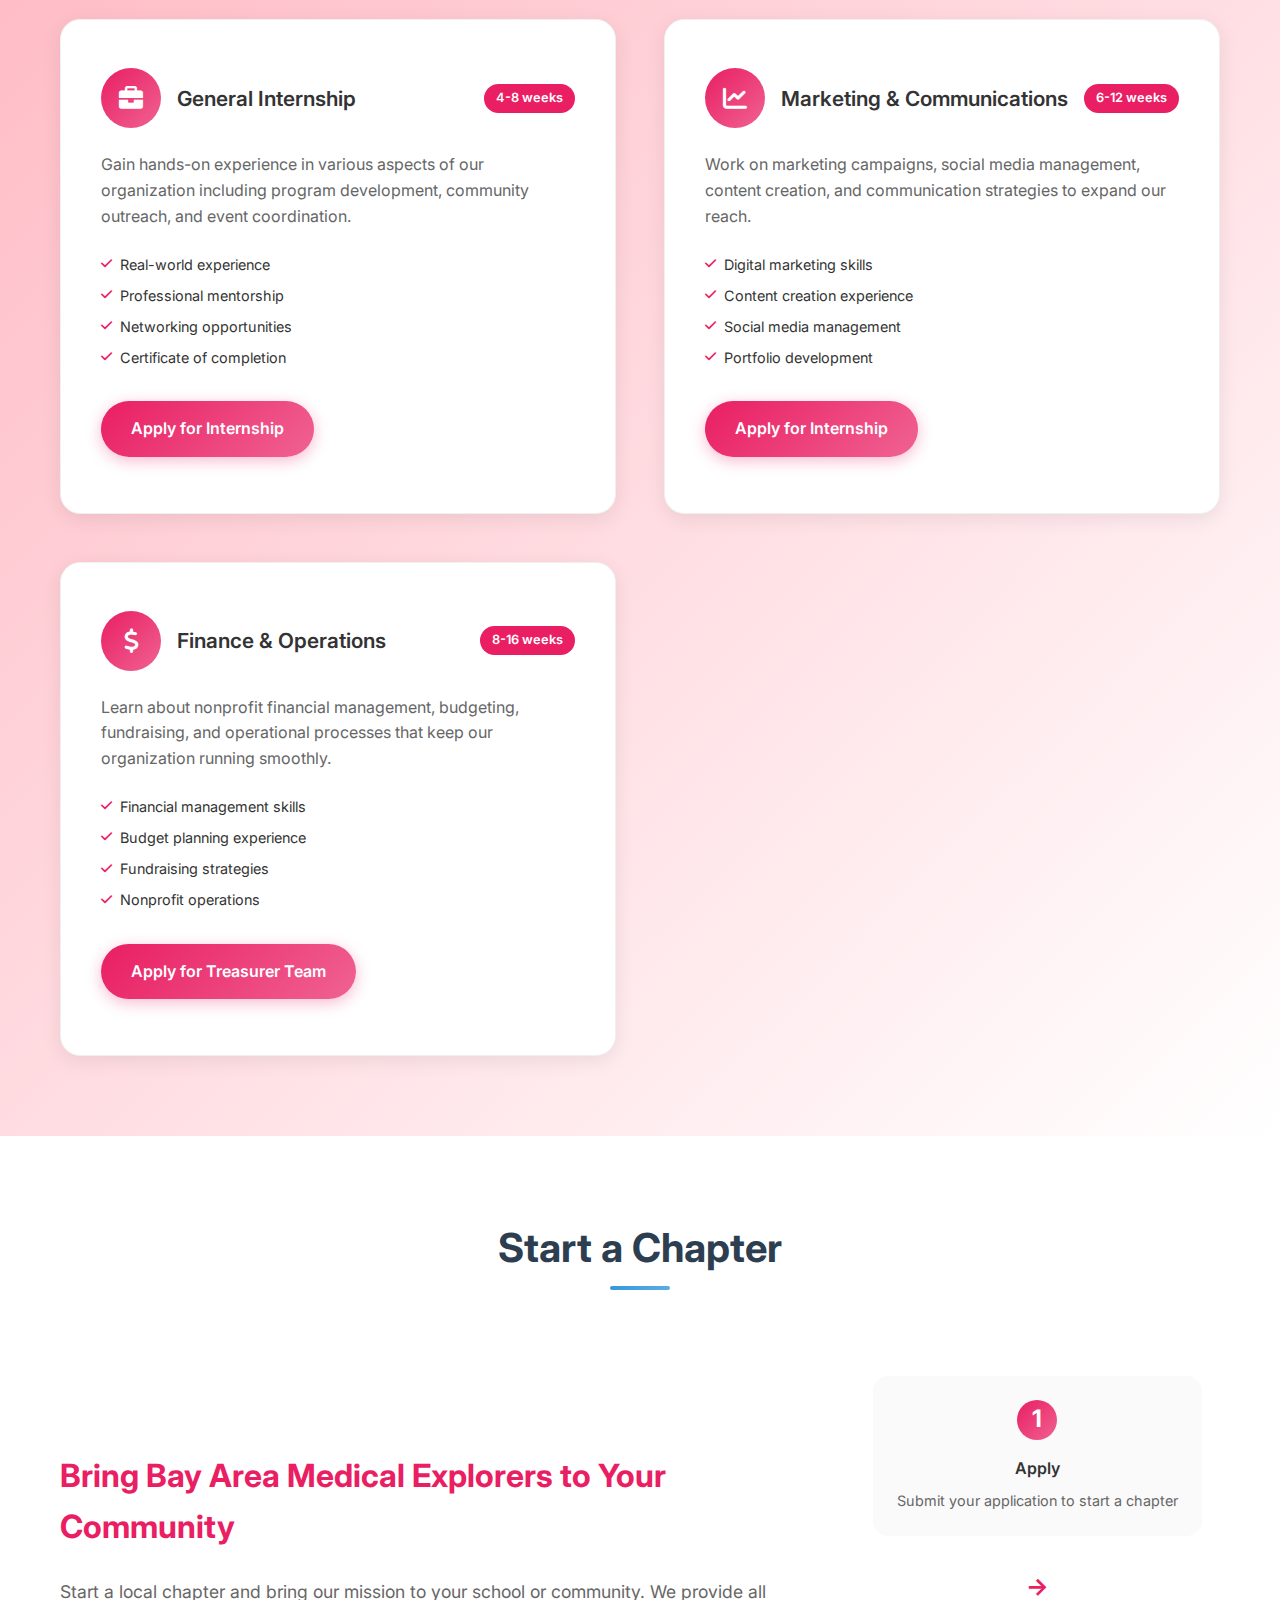
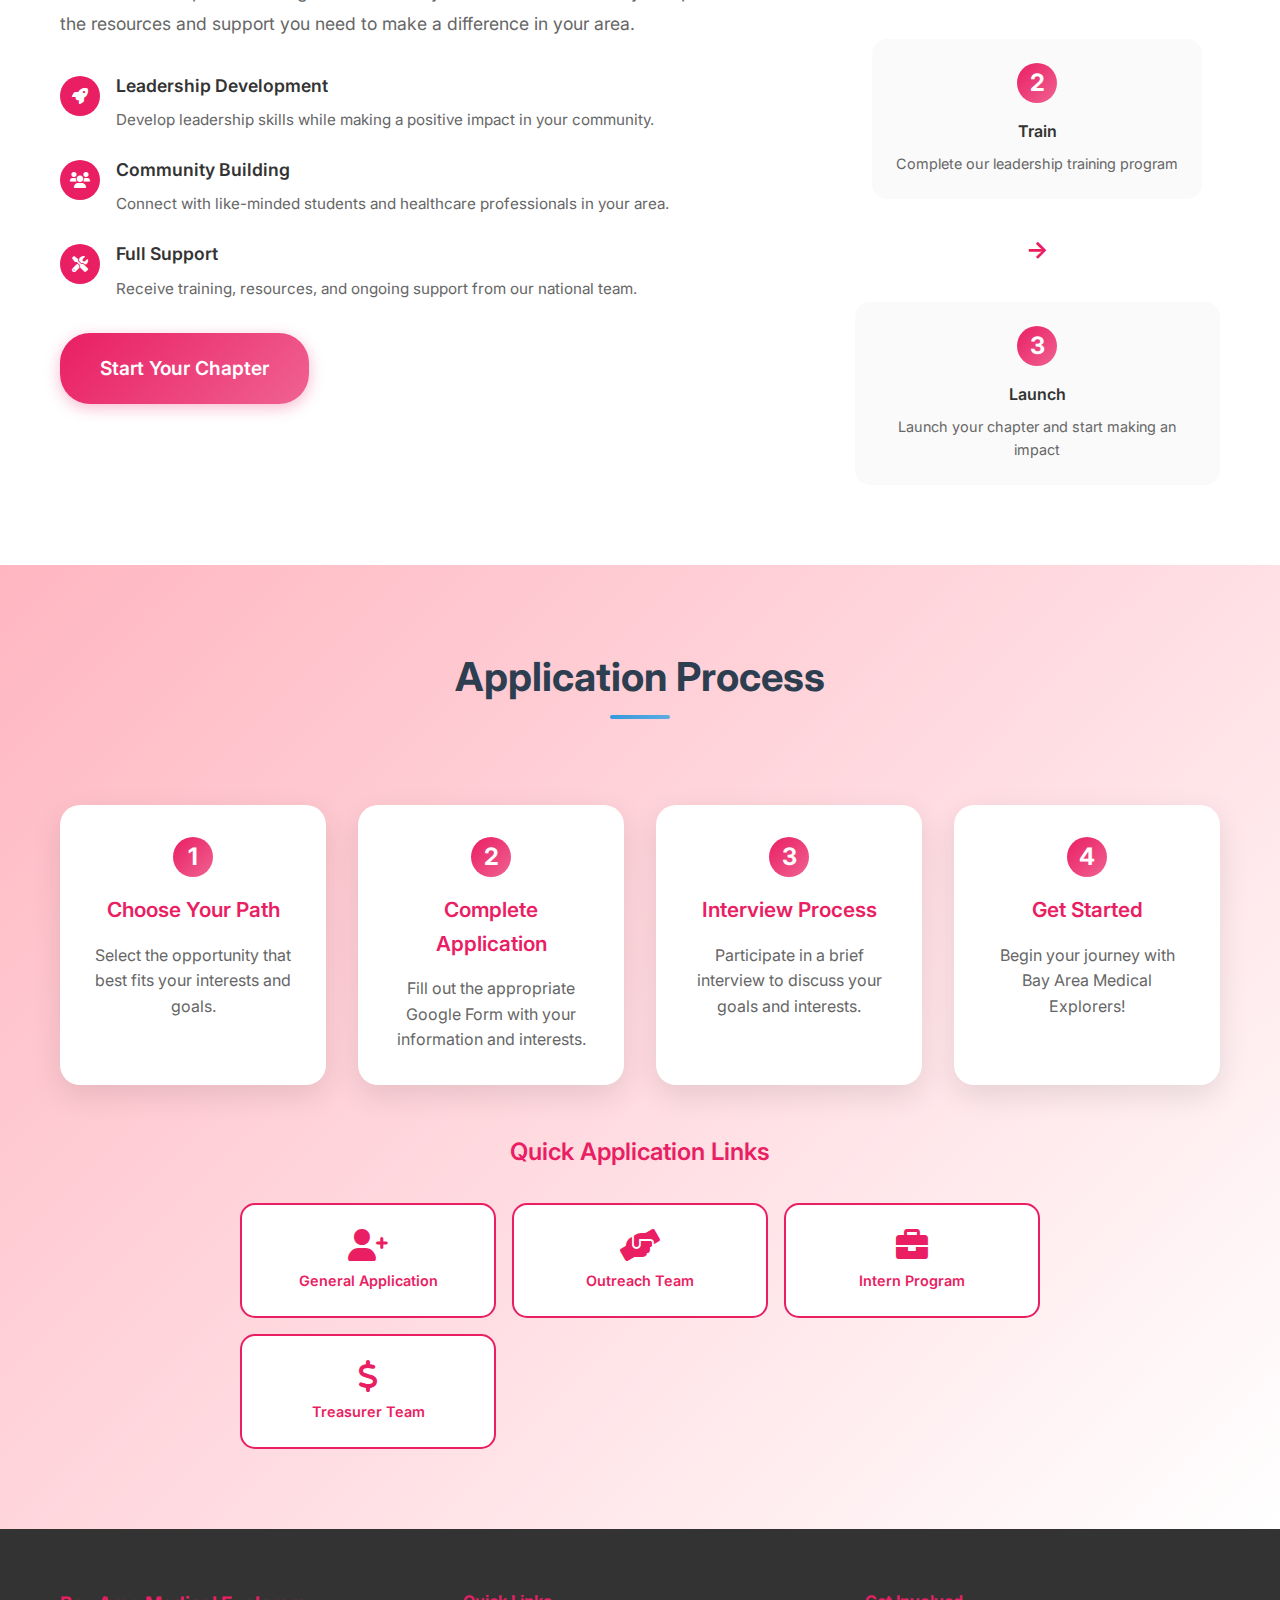
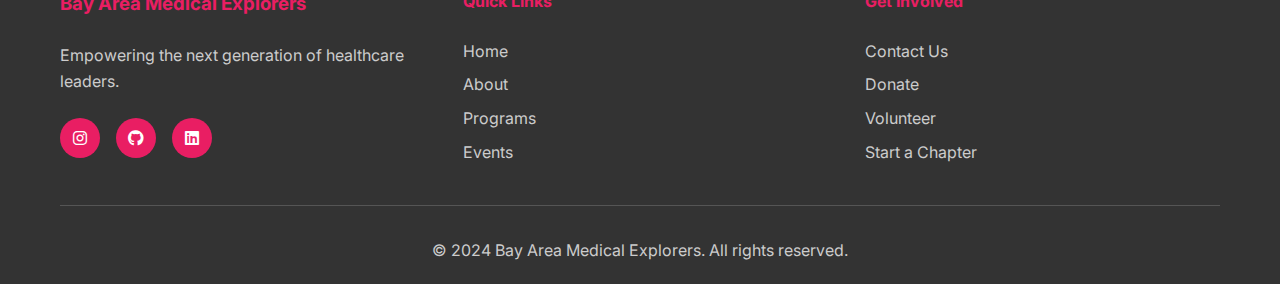
<file: get-involved.html>
<!DOCTYPE html>
<html lang="en">
<head>
    <meta charset="UTF-8">
    <meta name="viewport" content="width=device-width, initial-scale=1.0">
    <title>Get Involved - Bay Area Medical Explorers</title>
    <link rel="stylesheet" href="styles.css">
    <link href="https://fonts.googleapis.com/css2?family=Inter:wght@300;400;500;600;700&display=swap" rel="stylesheet">
    <link rel="stylesheet" href="https://cdnjs.cloudflare.com/ajax/libs/font-awesome/6.0.0/css/all.min.css">
</head>
<body>
    <!-- Navigation -->
    <nav class="navbar">
        <div class="nav-container">
            <div class="nav-logo">
				<div class="logo-container">
								    <img src="images/logo.png" alt="BAME Logo" class="logo-img">
				                    <h2>BAME</h2>
			     </div>
            </div>
            <ul class="nav-menu">
                <li class="nav-item">
                    <a href="index.html" class="nav-link">Home</a>
                </li>
                <li class="nav-item dropdown">
                    <a href="about.html" class="nav-link">About</a>
                    <ul class="dropdown-menu">
                        <li><a href="about.html#team">Our Team</a></li>
                        <li><a href="about.html#mission">Mission</a></li>
                        <li><a href="about.html#story">Our Story</a></li>
                    </ul>
                </li>
                <li class="nav-item dropdown">
                    <a href="programs.html" class="nav-link">Programs</a>
                    <ul class="dropdown-menu">
                        <li><a href="programs.html#medical-education">Medical Education</a></li>
                        <li><a href="programs.html#mentorship">Mentorship</a></li>
                        <li><a href="programs.html#community-outreach">Community Outreach</a></li>
                        <li><a href="programs.html#research">Research Opportunities</a></li>
                    </ul>
                </li>
                <li class="nav-item dropdown">
                    <a href="impact.html" class="nav-link">Our Impact</a>
                    <ul class="dropdown-menu">
                        <li><a href="impact.html#statistics">Statistics</a></li>
                        <li><a href="impact.html#stories">Success Stories</a></li>
                        <li><a href="impact.html#partners">Partners</a></li>
                    </ul>
                </li>
                <li class="nav-item dropdown">
                    <a href="get-involved.html" class="nav-link active">Get Involved</a>
                    <ul class="dropdown-menu">
                        <li><a href="get-involved.html#volunteer">Volunteer</a></li>
                        <li><a href="get-involved.html#internships">Internships</a></li>
                        <li><a href="get-involved.html#chapters">Start a Chapter</a></li>
                        <li><a href="get-involved.html#applications">Applications</a></li>
                    </ul>
                </li>
                <li class="nav-item">
                    <a href="events.html" class="nav-link">Events</a>
                </li>
                <li class="nav-item">
                    <a href="index.html#contact" class="nav-link">Contact</a>
                </li>
                <li class="nav-item">
                    <a href="index.html#donate" class="nav-link donate-btn">Donate</a>
                </li>
            </ul>
            <div class="hamburger">
                <span class="bar"></span>
                <span class="bar"></span>
                <span class="bar"></span>
            </div>
        </div>
    </nav>

    <!-- Hero Section -->
    <section class="page-hero">
        <div class="container">
            <h1>Get Involved</h1>
            <p>Join our mission to empower the next generation of healthcare leaders</p>
        </div>
    </section>

    <!-- Volunteer Section -->
    <section id="volunteer" class="volunteer-section">
        <div class="container">
            <h2 class="section-title">Volunteer Opportunities</h2>
            <div class="volunteer-grid">
                <div class="volunteer-card">
                    <div class="volunteer-icon">
                        <i class="fas fa-hands-helping"></i>
                    </div>
                    <h3>Community Outreach</h3>
                    <p>Help us reach underserved communities with healthcare education and resources.</p>
                    <ul class="volunteer-details">
                        <li>Health education workshops</li>
                        <li>Community health screenings</li>
                        <li>Resource distribution</li>
                        <li>Event coordination</li>
                    </ul>
                    <a href="https://docs.google.com/forms/d/1jBA6lN7jRZEANPs32NAohGDmEoaaaEM7jgjTXow1QZ8/edit" target="_blank" class="btn btn-primary">Join Outreach Team</a>
                </div>
                <div class="volunteer-card">
                    <div class="volunteer-icon">
                        <i class="fas fa-chalkboard-teacher"></i>
                    </div>
                    <h3>Education Support</h3>
                    <p>Assist with educational programs and workshops for students.</p>
                    <ul class="volunteer-details">
                        <li>Workshop facilitation</li>
                        <li>Curriculum development</li>
                        <li>Student mentoring</li>
                        <li>Event planning</li>
                    </ul>
                    <a href="https://docs.google.com/forms/d/1FZm6Cy_YgJeasnlOkqVE_fSOVxANHCj3vJhqmXPB3BA/edit" target="_blank" class="btn btn-primary">Apply to Volunteer</a>
                </div>
                <div class="volunteer-card">
                    <div class="volunteer-icon">
                        <i class="fas fa-cogs"></i>
                    </div>
                    <h3>Administrative Support</h3>
                    <p>Help with organizational tasks and program coordination.</p>
                    <ul class="volunteer-details">
                        <li>Data management</li>
                        <li>Communication support</li>
                        <li>Logistics coordination</li>
                        <li>Social media management</li>
                    </ul>
                    <a href="https://docs.google.com/forms/d/1FZm6Cy_YgJeasnlOkqVE_fSOVxANHCj3vJhqmXPB3BA/edit" target="_blank" class="btn btn-primary">Apply to Volunteer</a>
                </div>
            </div>
        </div>
    </section>

    <!-- Internships Section -->
    <section id="internships" class="internships-section">
        <div class="container">
            <h2 class="section-title">Internship Programs</h2>
            <div class="internship-grid">
                <div class="internship-card">
                    <div class="internship-header">
                        <div class="internship-icon">
                            <i class="fas fa-briefcase"></i>
                        </div>
                        <h3>General Internship</h3>
                        <div class="internship-duration">4-8 weeks</div>
                    </div>
                    <p>Gain hands-on experience in various aspects of our organization including program development, community outreach, and event coordination.</p>
                    <ul class="internship-benefits">
                        <li><i class="fas fa-check"></i> Real-world experience</li>
                        <li><i class="fas fa-check"></i> Professional mentorship</li>
                        <li><i class="fas fa-check"></i> Networking opportunities</li>
                        <li><i class="fas fa-check"></i> Certificate of completion</li>
                    </ul>
                    <a href="https://docs.google.com/forms/d/1vE1v9g2FDxgNKgev9hQHODBDfCsFq0azT3Nb0_8REfE/edit" target="_blank" class="btn btn-primary">Apply for Internship</a>
                </div>
                <div class="internship-card">
                    <div class="internship-header">
                        <div class="internship-icon">
                            <i class="fas fa-chart-line"></i>
                        </div>
                        <h3>Marketing & Communications</h3>
                        <div class="internship-duration">6-12 weeks</div>
                    </div>
                    <p>Work on marketing campaigns, social media management, content creation, and communication strategies to expand our reach.</p>
                    <ul class="internship-benefits">
                        <li><i class="fas fa-check"></i> Digital marketing skills</li>
                        <li><i class="fas fa-check"></i> Content creation experience</li>
                        <li><i class="fas fa-check"></i> Social media management</li>
                        <li><i class="fas fa-check"></i> Portfolio development</li>
                    </ul>
                    <a href="https://docs.google.com/forms/d/1vE1v9g2FDxgNKgev9hQHODBDfCsFq0azT3Nb0_8REfE/edit" target="_blank" class="btn btn-primary">Apply for Internship</a>
                </div>
                <div class="internship-card">
                    <div class="internship-header">
                        <div class="internship-icon">
                            <i class="fas fa-dollar-sign"></i>
                        </div>
                        <h3>Finance & Operations</h3>
                        <div class="internship-duration">8-16 weeks</div>
                    </div>
                    <p>Learn about nonprofit financial management, budgeting, fundraising, and operational processes that keep our organization running smoothly.</p>
                    <ul class="internship-benefits">
                        <li><i class="fas fa-check"></i> Financial management skills</li>
                        <li><i class="fas fa-check"></i> Budget planning experience</li>
                        <li><i class="fas fa-check"></i> Fundraising strategies</li>
                        <li><i class="fas fa-check"></i> Nonprofit operations</li>
                    </ul>
                    <a href="https://docs.google.com/forms/d/1TYTDMxJkEIMJcEIji-bKNF4nGkTKX3OsGWBsBIZTF_o/edit" target="_blank" class="btn btn-primary">Apply for Treasurer Team</a>
                </div>
            </div>
        </div>
    </section>

    <!-- Start a Chapter Section -->
    <section id="chapters" class="chapters-section">
        <div class="container">
            <h2 class="section-title">Start a Chapter</h2>
            <div class="chapter-content">
                <div class="chapter-info">
                    <h3>Bring Bay Area Medical Explorers to Your Community</h3>
                    <p>Start a local chapter and bring our mission to your school or community. We provide all the resources and support you need to make a difference in your area.</p>
                    <div class="chapter-benefits">
                        <div class="benefit-item">
                            <i class="fas fa-rocket"></i>
                            <div>
                                <h4>Leadership Development</h4>
                                <p>Develop leadership skills while making a positive impact in your community.</p>
                            </div>
                        </div>
                        <div class="benefit-item">
                            <i class="fas fa-users"></i>
                            <div>
                                <h4>Community Building</h4>
                                <p>Connect with like-minded students and healthcare professionals in your area.</p>
                            </div>
                        </div>
                        <div class="benefit-item">
                            <i class="fas fa-tools"></i>
                            <div>
                                <h4>Full Support</h4>
                                <p>Receive training, resources, and ongoing support from our national team.</p>
                            </div>
                        </div>
                    </div>
                    <a href="https://docs.google.com/forms/d/1FZm6Cy_YgJeasnlOkqVE_fSOVxANHCj3vJhqmXPB3BA/edit" target="_blank" class="btn btn-primary btn-large">Start Your Chapter</a>
                </div>
                <div class="chapter-visual">
                    <div class="chapter-steps">
                        <div class="step-item">
                            <div class="step-number">1</div>
                            <h4>Apply</h4>
                            <p>Submit your application to start a chapter</p>
                        </div>
                        <div class="step-arrow">→</div>
                        <div class="step-item">
                            <div class="step-number">2</div>
                            <h4>Train</h4>
                            <p>Complete our leadership training program</p>
                        </div>
                        <div class="step-arrow">→</div>
                        <div class="step-item">
                            <div class="step-number">3</div>
                            <h4>Launch</h4>
                            <p>Launch your chapter and start making an impact</p>
                        </div>
                    </div>
                </div>
            </div>
        </div>
    </section>

    <!-- Application Process -->
    <section id="applications" class="application-process">
        <div class="container">
            <h2 class="section-title">Application Process</h2>
            <div class="process-steps">
                <div class="step">
                    <div class="step-number">1</div>
                    <h3>Choose Your Path</h3>
                    <p>Select the opportunity that best fits your interests and goals.</p>
                </div>
                <div class="step">
                    <div class="step-number">2</div>
                    <h3>Complete Application</h3>
                    <p>Fill out the appropriate Google Form with your information and interests.</p>
                </div>
                <div class="step">
                    <div class="step-number">3</div>
                    <h3>Interview Process</h3>
                    <p>Participate in a brief interview to discuss your goals and interests.</p>
                </div>
                <div class="step">
                    <div class="step-number">4</div>
                    <h3>Get Started</h3>
                    <p>Begin your journey with Bay Area Medical Explorers!</p>
                </div>
            </div>
            <div class="application-links">
                <h3>Quick Application Links</h3>
                <div class="link-grid">
                    <a href="https://docs.google.com/forms/d/1FZm6Cy_YgJeasnlOkqVE_fSOVxANHCj3vJhqmXPB3BA/edit" target="_blank" class="app-link">
                        <i class="fas fa-user-plus"></i>
                        <span>General Application</span>
                    </a>
                    <a href="https://docs.google.com/forms/d/1jBA6lN7jRZEANPs32NAohGDmEoaaaEM7jgjTXow1QZ8/edit" target="_blank" class="app-link">
                        <i class="fas fa-hands-helping"></i>
                        <span>Outreach Team</span>
                    </a>
                    <a href="https://docs.google.com/forms/d/1vE1v9g2FDxgNKgev9hQHODBDfCsFq0azT3Nb0_8REfE/edit" target="_blank" class="app-link">
                        <i class="fas fa-briefcase"></i>
                        <span>Intern Program</span>
                    </a>
                    <a href="https://docs.google.com/forms/d/1TYTDMxJkEIMJcEIji-bKNF4nGkTKX3OsGWBsBIZTF_o/edit" target="_blank" class="app-link">
                        <i class="fas fa-dollar-sign"></i>
                        <span>Treasurer Team</span>
                    </a>
                </div>
            </div>
        </div>
    </section>

    <!-- Footer -->
    <footer class="footer">
        <div class="container">
            <div class="footer-content">
                <div class="footer-section">
                    <h3>Bay Area Medical Explorers</h3>
                    <p>Empowering the next generation of healthcare leaders.</p>
                    <div class="social-links">
                        <a href="https://www.instagram.com/baymedexplorers/" target="_blank" class="social-link"><i class="fab fa-instagram"></i></a>
                        <a href="https://github.com/bayareamedicalexplorers" target="_blank" class="social-link"><i class="fab fa-github"></i></a>
                        <a href="https://www.linkedin.com/in/kavya-gangasani-7a060a33a" target="_blank" class="social-link"><i class="fab fa-linkedin"></i></a>
                    </div>
                </div>
                <div class="footer-section">
                    <h4>Quick Links</h4>
                    <ul>
                        <li><a href="index.html">Home</a></li>
                        <li><a href="about.html">About</a></li>
                        <li><a href="programs.html">Programs</a></li>
                        <li><a href="events.html">Events</a></li>
                    </ul>
                </div>
                <div class="footer-section">
                    <h4>Get Involved</h4>
                    <ul>
                        <li><a href="index.html#contact">Contact Us</a></li>
                        <li><a href="index.html#donate">Donate</a></li>
                        <li><a href="get-involved.html">Volunteer</a></li>
                        <li><a href="get-involved.html">Start a Chapter</a></li>
                    </ul>
                </div>
            </div>
            <div class="footer-bottom">
                <p>&copy; 2024 Bay Area Medical Explorers. All rights reserved.</p>
            </div>
        </div>
    </footer>

    <script src="script.js"></script>
</body>
</html>
</file>
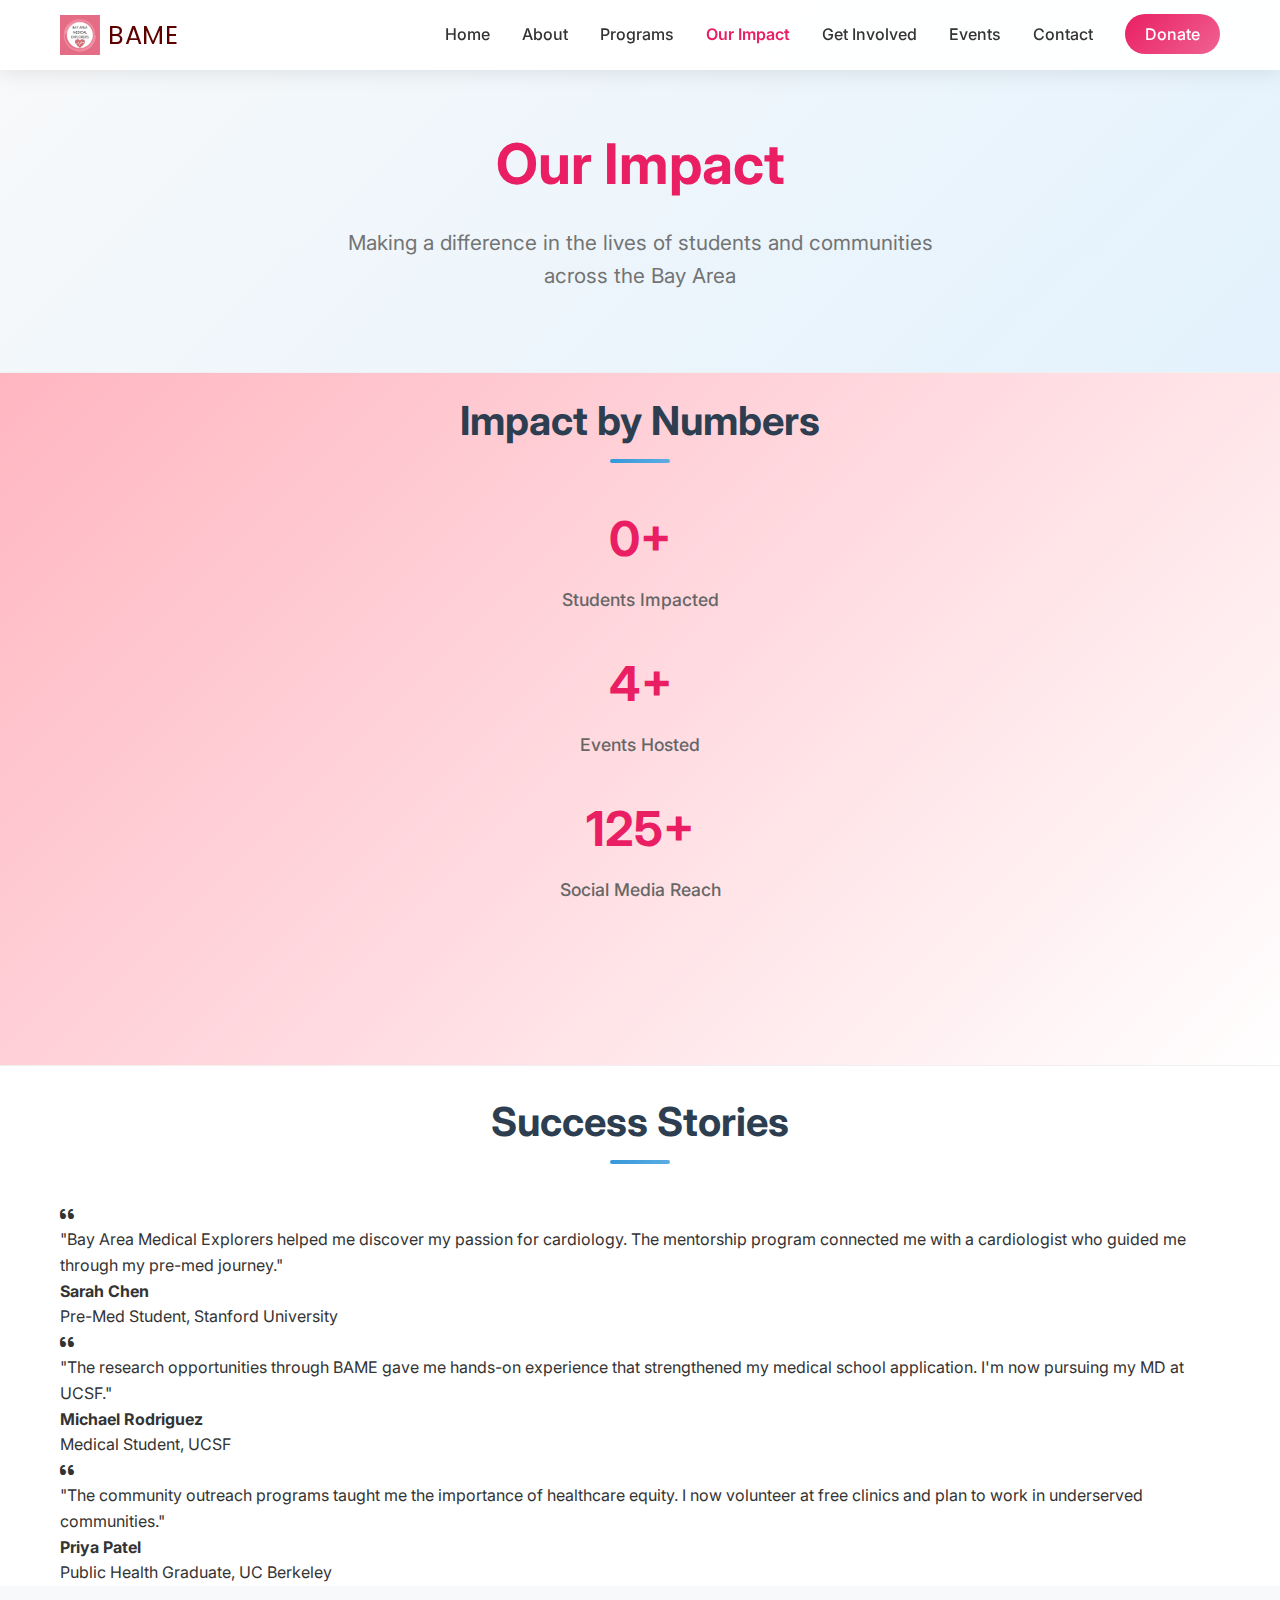
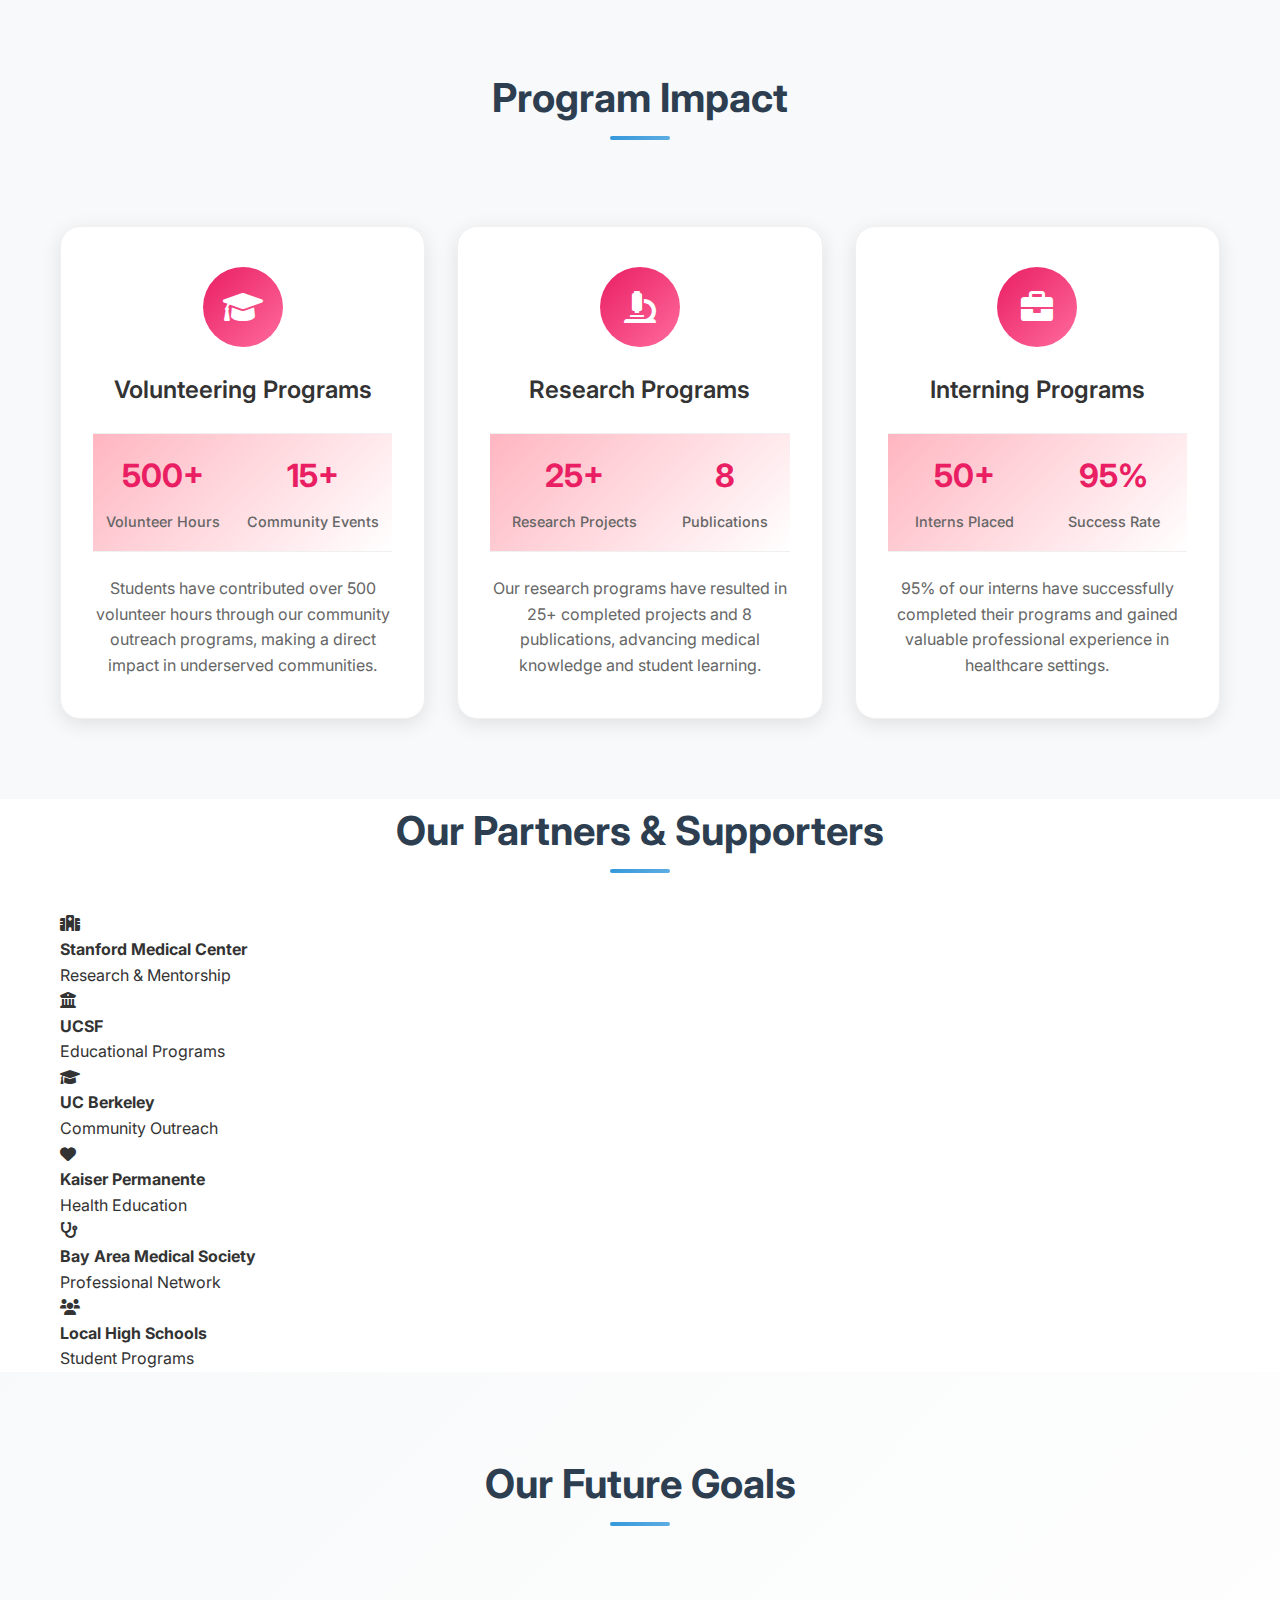
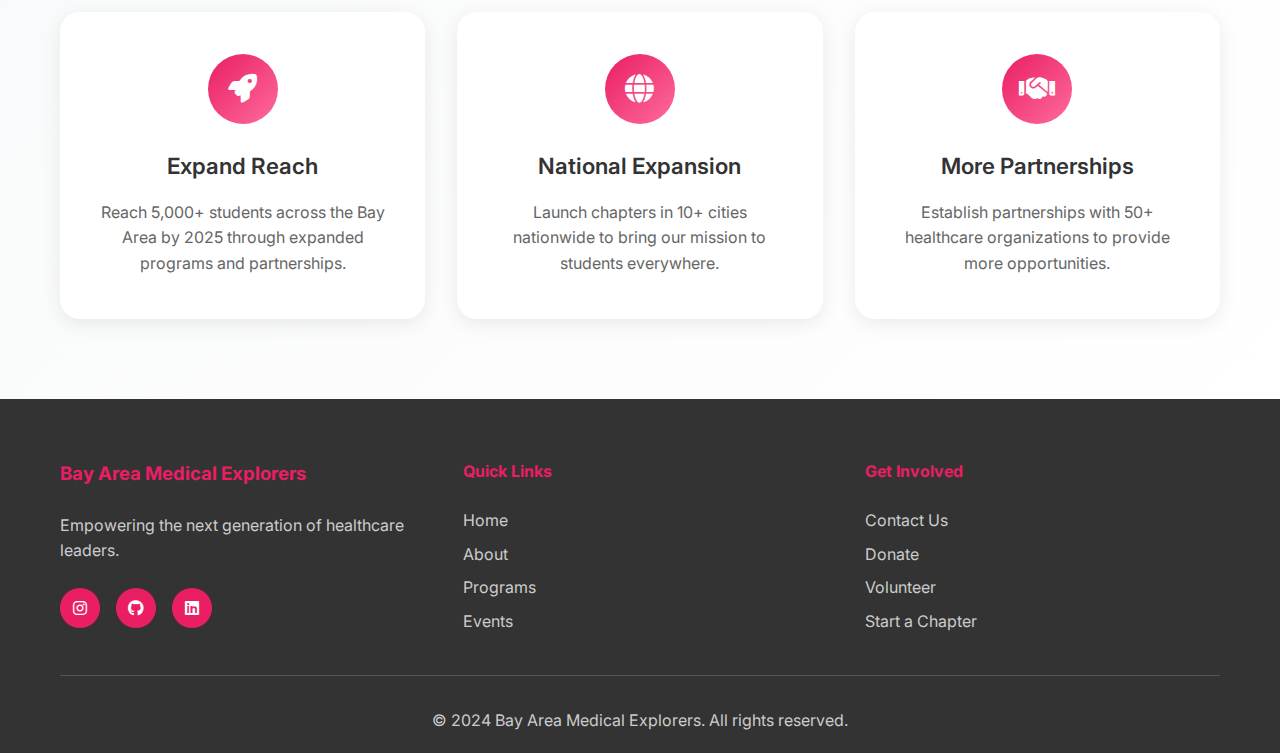
<file: impact.html>
<!DOCTYPE html>
<html lang="en">
<head>
    <meta charset="UTF-8">
    <meta name="viewport" content="width=device-width, initial-scale=1.0">
    <title>Our Impact - Bay Area Medical Explorers</title>
    <link rel="stylesheet" href="styles.css">
    <link href="https://fonts.googleapis.com/css2?family=Inter:wght@300;400;500;600;700&display=swap" rel="stylesheet">
    <link href="https://fonts.googleapis.com/css2?family=Poppins:wght@400;600;700&display=swap" rel="stylesheet">
    <link rel="stylesheet" href="https://cdnjs.cloudflare.com/ajax/libs/font-awesome/6.0.0/css/all.min.css">
</head>
<body>
    <!-- Navigation -->
    <nav class="navbar">
        <div class="nav-container">
            <div class="nav-logo">
                <div class="logo-container">
                    <img src="images/logo.png" alt="BAME Logo" class="logo-img">
                    <h2>BAME</h2>
                </div>
            </div>
            <ul class="nav-menu">
                <li class="nav-item">
                    <a href="index.html" class="nav-link">Home</a>
                </li>
                <li class="nav-item dropdown">
                    <a href="about.html" class="nav-link">About</a>
                    <ul class="dropdown-menu">
                        <li><a href="about.html#team">Our Team</a></li>
                        <li><a href="about.html#mission">Mission</a></li>
                        <li><a href="about.html#story">Our Story</a></li>
                    </ul>
                </li>
                <li class="nav-item dropdown">
                    <a href="programs.html" class="nav-link">Programs</a>
                    <ul class="dropdown-menu">
                        <li><a href="programs.html#medical-education">Medical Education</a></li>
                        <li><a href="programs.html#mentorship">Mentorship</a></li>
                        <li><a href="programs.html#community-outreach">Community Outreach</a></li>
                        <li><a href="programs.html#research">Research Opportunities</a></li>
                    </ul>
                </li>
                <li class="nav-item dropdown">
                    <a href="impact.html" class="nav-link active">Our Impact</a>
                    <ul class="dropdown-menu">
                        <li><a href="impact.html#statistics">Statistics</a></li>
                        <li><a href="impact.html#stories">Success Stories</a></li>
                        <li><a href="impact.html#partners">Partners</a></li>
                    </ul>
                </li>
                <li class="nav-item dropdown">
                    <a href="get-involved.html" class="nav-link">Get Involved</a>
                    <ul class="dropdown-menu">
                        <li><a href="get-involved.html#volunteer">Volunteer</a></li>
                        <li><a href="get-involved.html#internships">Internships</a></li>
                        <li><a href="get-involved.html#chapters">Start a Chapter</a></li>
                        <li><a href="get-involved.html#applications">Applications</a></li>
                    </ul>
                </li>
                <li class="nav-item">
                    <a href="events.html" class="nav-link">Events</a>
                </li>
                <li class="nav-item">
                    <a href="index.html#contact" class="nav-link">Contact</a>
                </li>
                <li class="nav-item">
                    <a href="index.html#donate" class="nav-link donate-btn">Donate</a>
                </li>
            </ul>
            <div class="hamburger">
                <span class="bar"></span>
                <span class="bar"></span>
                <span class="bar"></span>
            </div>
        </div>
    </nav>

    <!-- Hero Section -->
    <section class="page-hero">
        <div class="container">
            <h1>Our Impact</h1>
            <p>Making a difference in the lives of students and communities across the Bay Area</p>
        </div>
    </section>

    <!-- Statistics Section -->
    <section id="statistics" class="impact-stats">
        <div class="container">
            <h2 class="section-title">Impact by Numbers</h2>
            <div class="stats-grid">
                <div class="stat-item">
                    <h3>1K-2K</h3>
                    <p>Students Impacted</p>
                </div>
                <div class="stat-item">
                    <h3>10-11</h3>
                    <p>Events Hosted</p>
                </div>
                <div class="stat-item">
                    <h3>315K</h3>
                    <p>Social Media Reach</p>
                </div>
                <div class="stat-item">
                    <h3>25+</h3>
                    <p>Partner Organizations</p>
                </div>
            </div>
        </div>
    </section>

    <!-- Success Stories -->
    <section id="stories" class="success-stories">
        <div class="container">
            <h2 class="section-title">Success Stories</h2>
            <div class="stories-grid">
                <div class="story-card">
                    <div class="story-quote">
                        <i class="fas fa-quote-left"></i>
                        <p>"Bay Area Medical Explorers helped me discover my passion for cardiology. The mentorship program connected me with a cardiologist who guided me through my pre-med journey."</p>
                    </div>
                    <div class="story-author">
                        <div class="author-info">
                            <h4>Sarah Chen</h4>
                            <p>Pre-Med Student, Stanford University</p>
                        </div>
                    </div>
                </div>
                <div class="story-card">
                    <div class="story-quote">
                        <i class="fas fa-quote-left"></i>
                        <p>"The research opportunities through BAME gave me hands-on experience that strengthened my medical school application. I'm now pursuing my MD at UCSF."</p>
                    </div>
                    <div class="story-author">
                        <div class="author-info">
                            <h4>Michael Rodriguez</h4>
                            <p>Medical Student, UCSF</p>
                        </div>
                    </div>
                </div>
                <div class="story-card">
                    <div class="story-quote">
                        <i class="fas fa-quote-left"></i>
                        <p>"The community outreach programs taught me the importance of healthcare equity. I now volunteer at free clinics and plan to work in underserved communities."</p>
                    </div>
                    <div class="story-author">
                        <div class="author-info">
                            <h4>Priya Patel</h4>
                            <p>Public Health Graduate, UC Berkeley</p>
                        </div>
                    </div>
                </div>
            </div>
        </div>
    </section>

    <!-- Program Impact -->
    <section class="program-impact">
        <div class="container">
            <h2 class="section-title">Program Impact</h2>
            <div class="impact-grid">
                <div class="impact-card">
                    <div class="impact-icon">
                        <i class="fas fa-graduation-cap"></i>
                    </div>
                    <h3>Volunteering Programs</h3>
                    <div class="impact-stats">
                        <div class="stat">
                            <span class="number">500+</span>
                            <span class="label">Volunteer Hours</span>
                        </div>
                        <div class="stat">
                            <span class="number">15+</span>
                            <span class="label">Community Events</span>
                        </div>
                    </div>
                    <p>Students have contributed over 500 volunteer hours through our community outreach programs, making a direct impact in underserved communities.</p>
                </div>
                <div class="impact-card">
                    <div class="impact-icon">
                        <i class="fas fa-microscope"></i>
                    </div>
                    <h3>Research Programs</h3>
                    <div class="impact-stats">
                        <div class="stat">
                            <span class="number">25+</span>
                            <span class="label">Research Projects</span>
                        </div>
                        <div class="stat">
                            <span class="number">8</span>
                            <span class="label">Publications</span>
                        </div>
                    </div>
                    <p>Our research programs have resulted in 25+ completed projects and 8 publications, advancing medical knowledge and student learning.</p>
                </div>
                <div class="impact-card">
                    <div class="impact-icon">
                        <i class="fas fa-briefcase"></i>
                    </div>
                    <h3>Interning Programs</h3>
                    <div class="impact-stats">
                        <div class="stat">
                            <span class="number">50+</span>
                            <span class="label">Interns Placed</span>
                        </div>
                        <div class="stat">
                            <span class="number">95%</span>
                            <span class="label">Success Rate</span>
                        </div>
                    </div>
                    <p>95% of our interns have successfully completed their programs and gained valuable professional experience in healthcare settings.</p>
                </div>
            </div>
        </div>
    </section>

    <!-- Partners Section -->
    <section id="partners" class="partners">
        <div class="container">
            <h2 class="section-title">Our Partners & Supporters</h2>
            <div class="partners-grid">
                <div class="partner-item">
                    <div class="partner-logo">
                        <i class="fas fa-hospital"></i>
                    </div>
                    <h4>Stanford Medical Center</h4>
                    <p>Research & Mentorship</p>
                </div>
                <div class="partner-item">
                    <div class="partner-logo">
                        <i class="fas fa-university"></i>
                    </div>
                    <h4>UCSF</h4>
                    <p>Educational Programs</p>
                </div>
                <div class="partner-item">
                    <div class="partner-logo">
                        <i class="fas fa-graduation-cap"></i>
                    </div>
                    <h4>UC Berkeley</h4>
                    <p>Community Outreach</p>
                </div>
                <div class="partner-item">
                    <div class="partner-logo">
                        <i class="fas fa-heart"></i>
                    </div>
                    <h4>Kaiser Permanente</h4>
                    <p>Health Education</p>
                </div>
                <div class="partner-item">
                    <div class="partner-logo">
                        <i class="fas fa-stethoscope"></i>
                    </div>
                    <h4>Bay Area Medical Society</h4>
                    <p>Professional Network</p>
                </div>
                <div class="partner-item">
                    <div class="partner-logo">
                        <i class="fas fa-users"></i>
                    </div>
                    <h4>Local High Schools</h4>
                    <p>Student Programs</p>
                </div>
            </div>
        </div>
    </section>

    <!-- Future Goals -->
    <section class="future-goals">
        <div class="container">
            <h2 class="section-title">Our Future Goals</h2>
            <div class="goals-grid">
                <div class="goal-card">
                    <div class="goal-icon">
                        <i class="fas fa-rocket"></i>
                    </div>
                    <h3>Expand Reach</h3>
                    <p>Reach 5,000+ students across the Bay Area by 2025 through expanded programs and partnerships.</p>
                </div>
                <div class="goal-card">
                    <div class="goal-icon">
                        <i class="fas fa-globe"></i>
                    </div>
                    <h3>National Expansion</h3>
                    <p>Launch chapters in 10+ cities nationwide to bring our mission to students everywhere.</p>
                </div>
                <div class="goal-card">
                    <div class="goal-icon">
                        <i class="fas fa-handshake"></i>
                    </div>
                    <h3>More Partnerships</h3>
                    <p>Establish partnerships with 50+ healthcare organizations to provide more opportunities.</p>
                </div>
            </div>
        </div>
    </section>

    <!-- Footer -->
    <footer class="footer">
        <div class="container">
            <div class="footer-content">
                <div class="footer-section">
                    <h3>Bay Area Medical Explorers</h3>
                    <p>Empowering the next generation of healthcare leaders.</p>
                    <div class="social-links">
                        <a href="https://www.instagram.com/baymedexplorers/" target="_blank" class="social-link"><i class="fab fa-instagram"></i></a>
                        <a href="https://github.com/bayareamedicalexplorers" target="_blank" class="social-link"><i class="fab fa-github"></i></a>
                        <a href="https://www.linkedin.com/in/kavya-gangasani-7a060a33a" target="_blank" class="social-link"><i class="fab fa-linkedin"></i></a>
                    </div>
                </div>
                <div class="footer-section">
                    <h4>Quick Links</h4>
                    <ul>
                        <li><a href="index.html">Home</a></li>
                        <li><a href="about.html">About</a></li>
                        <li><a href="programs.html">Programs</a></li>
                        <li><a href="events.html">Events</a></li>
                    </ul>
                </div>
                <div class="footer-section">
                    <h4>Get Involved</h4>
                    <ul>
                        <li><a href="index.html#contact">Contact Us</a></li>
                        <li><a href="index.html#donate">Donate</a></li>
                        <li><a href="get-involved.html">Volunteer</a></li>
                        <li><a href="get-involved.html">Start a Chapter</a></li>
                    </ul>
                </div>
            </div>
            <div class="footer-bottom">
                <p>&copy; 2024 Bay Area Medical Explorers. All rights reserved.</p>
            </div>
        </div>
    </footer>

    <script src="script.js"></script>
</body>
</html>
</file>
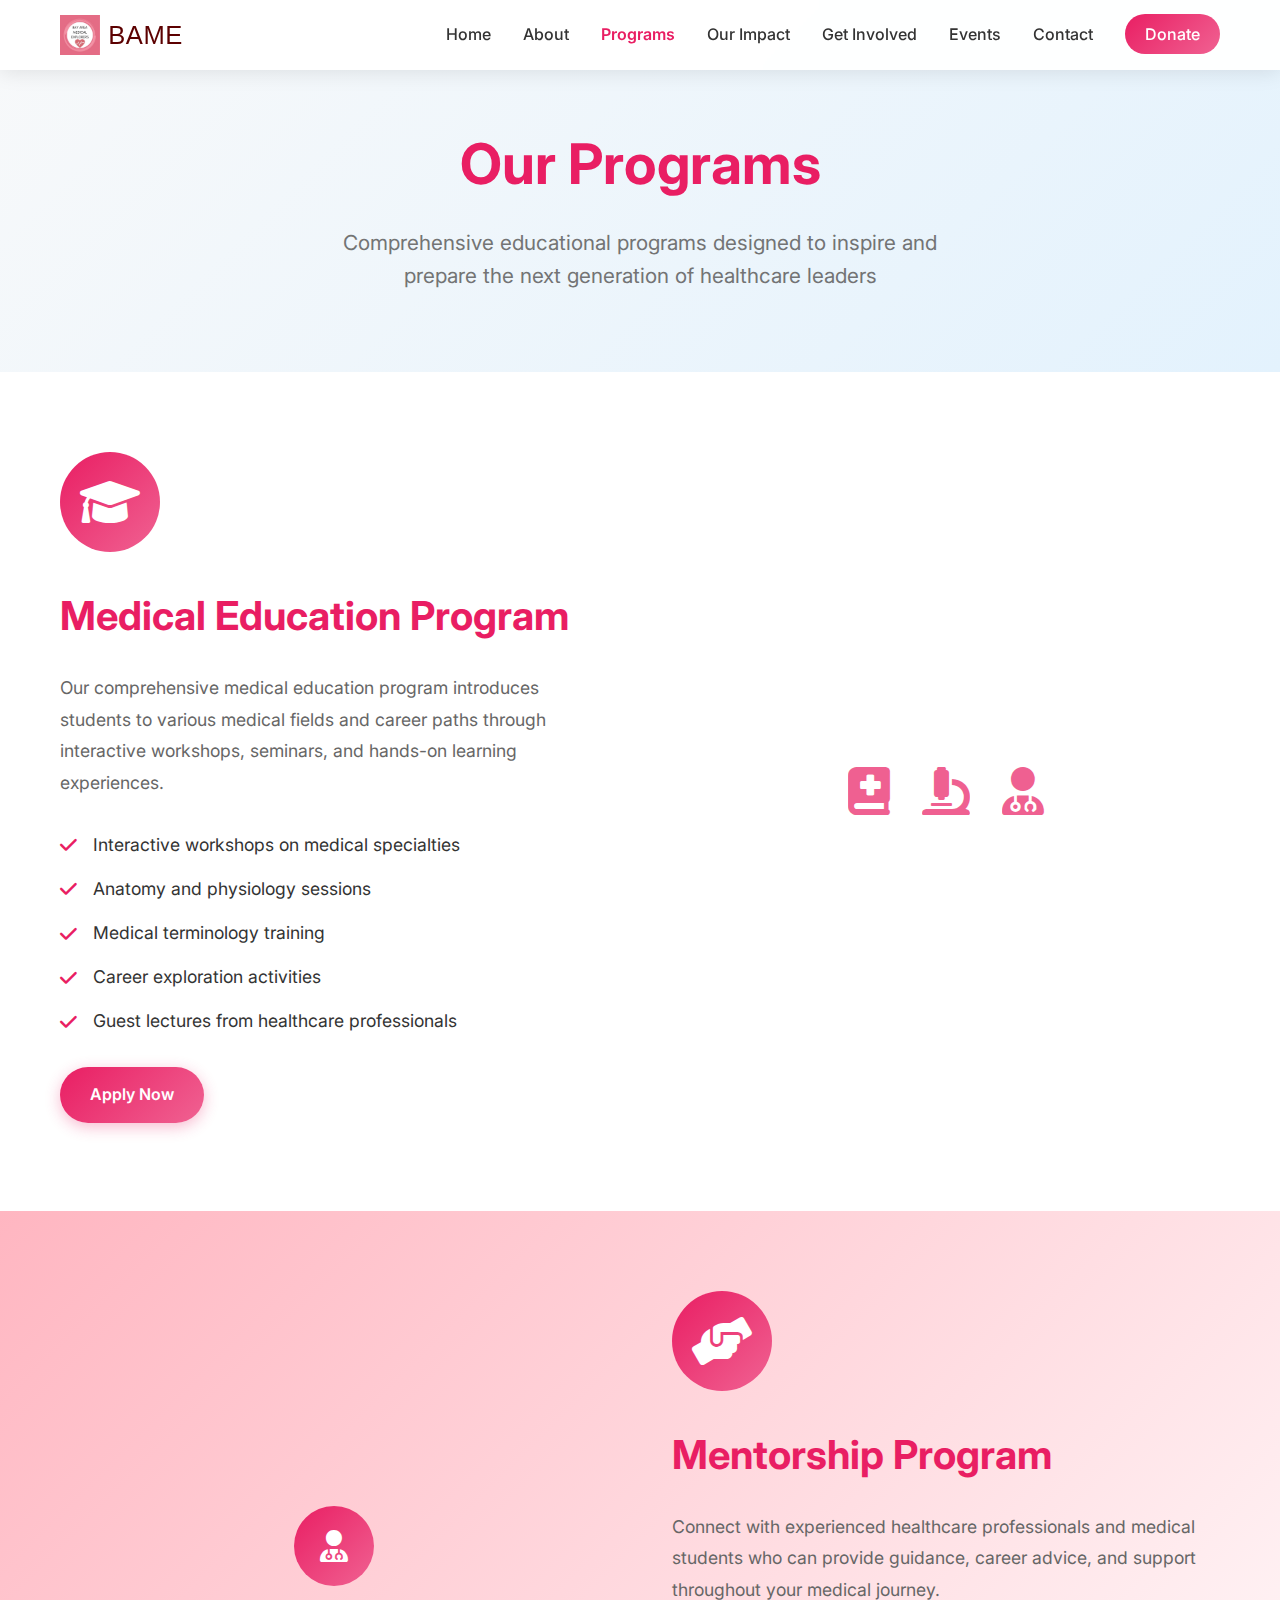
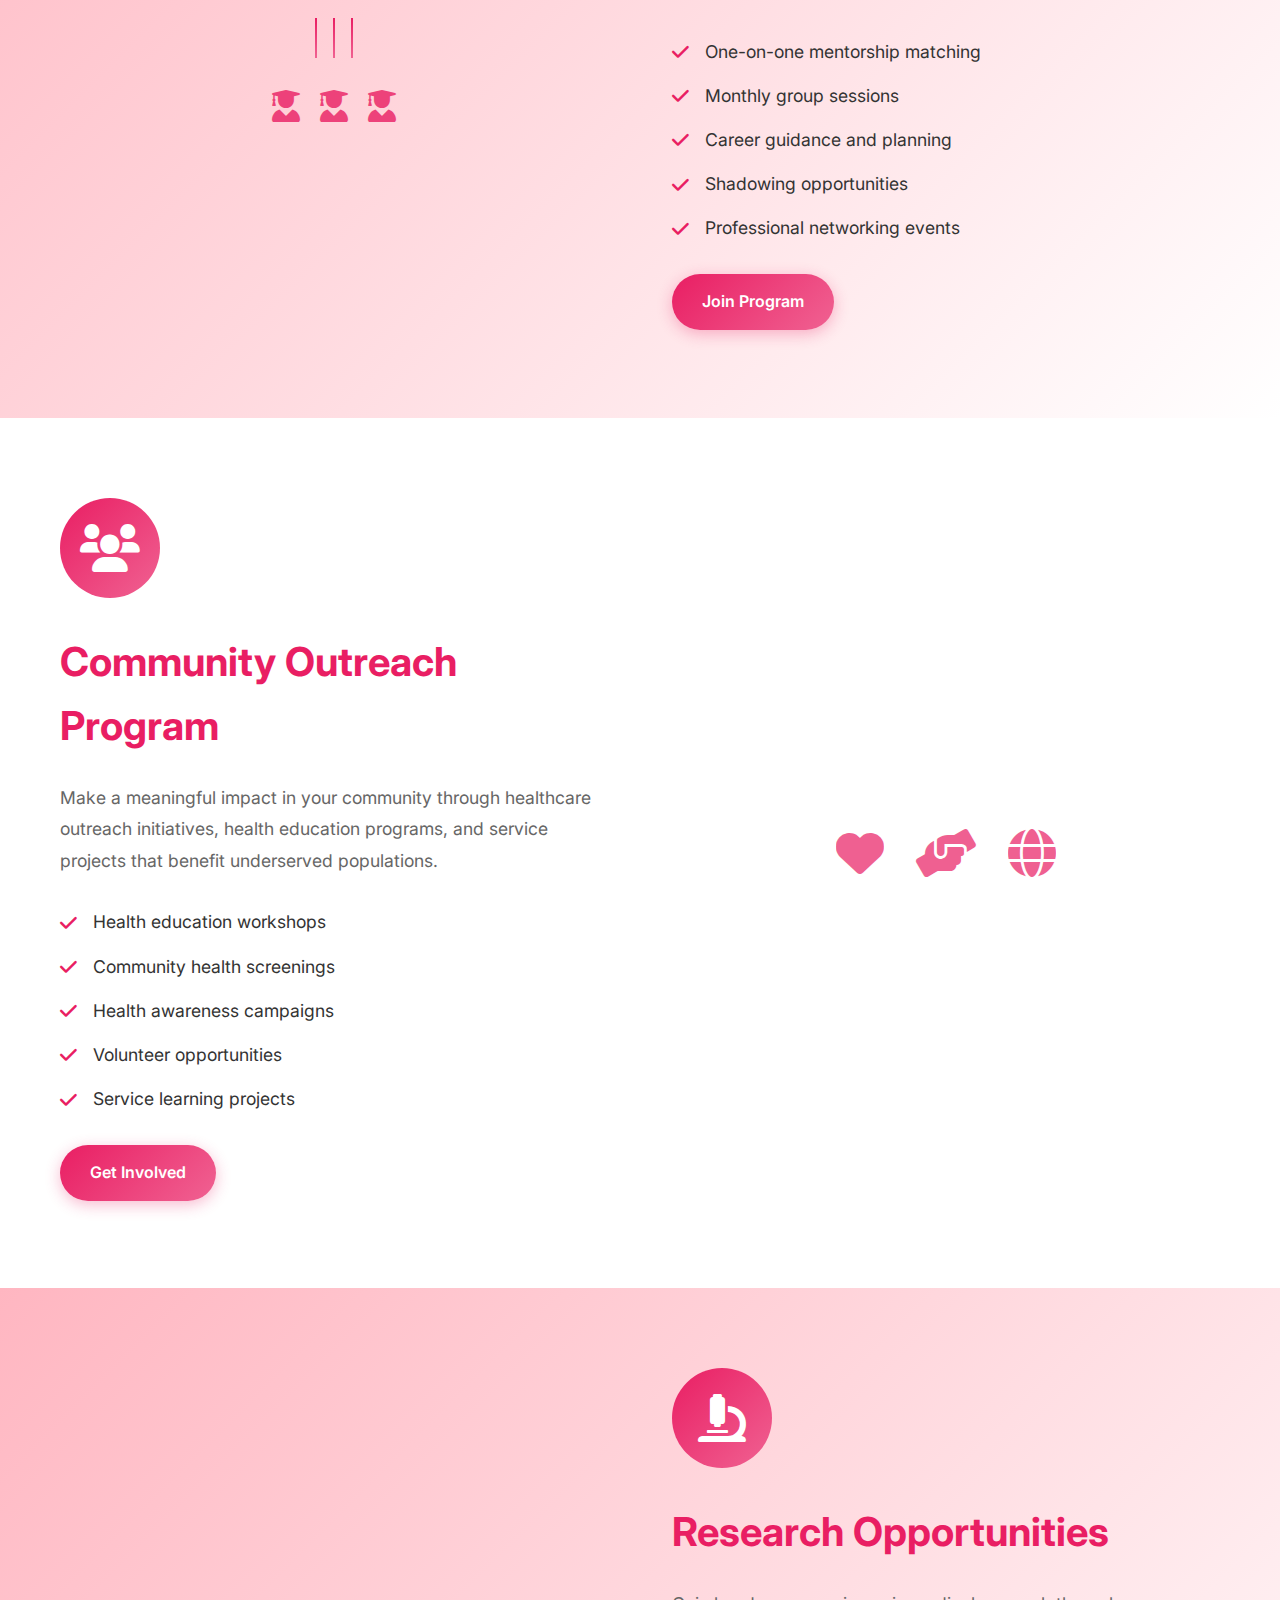
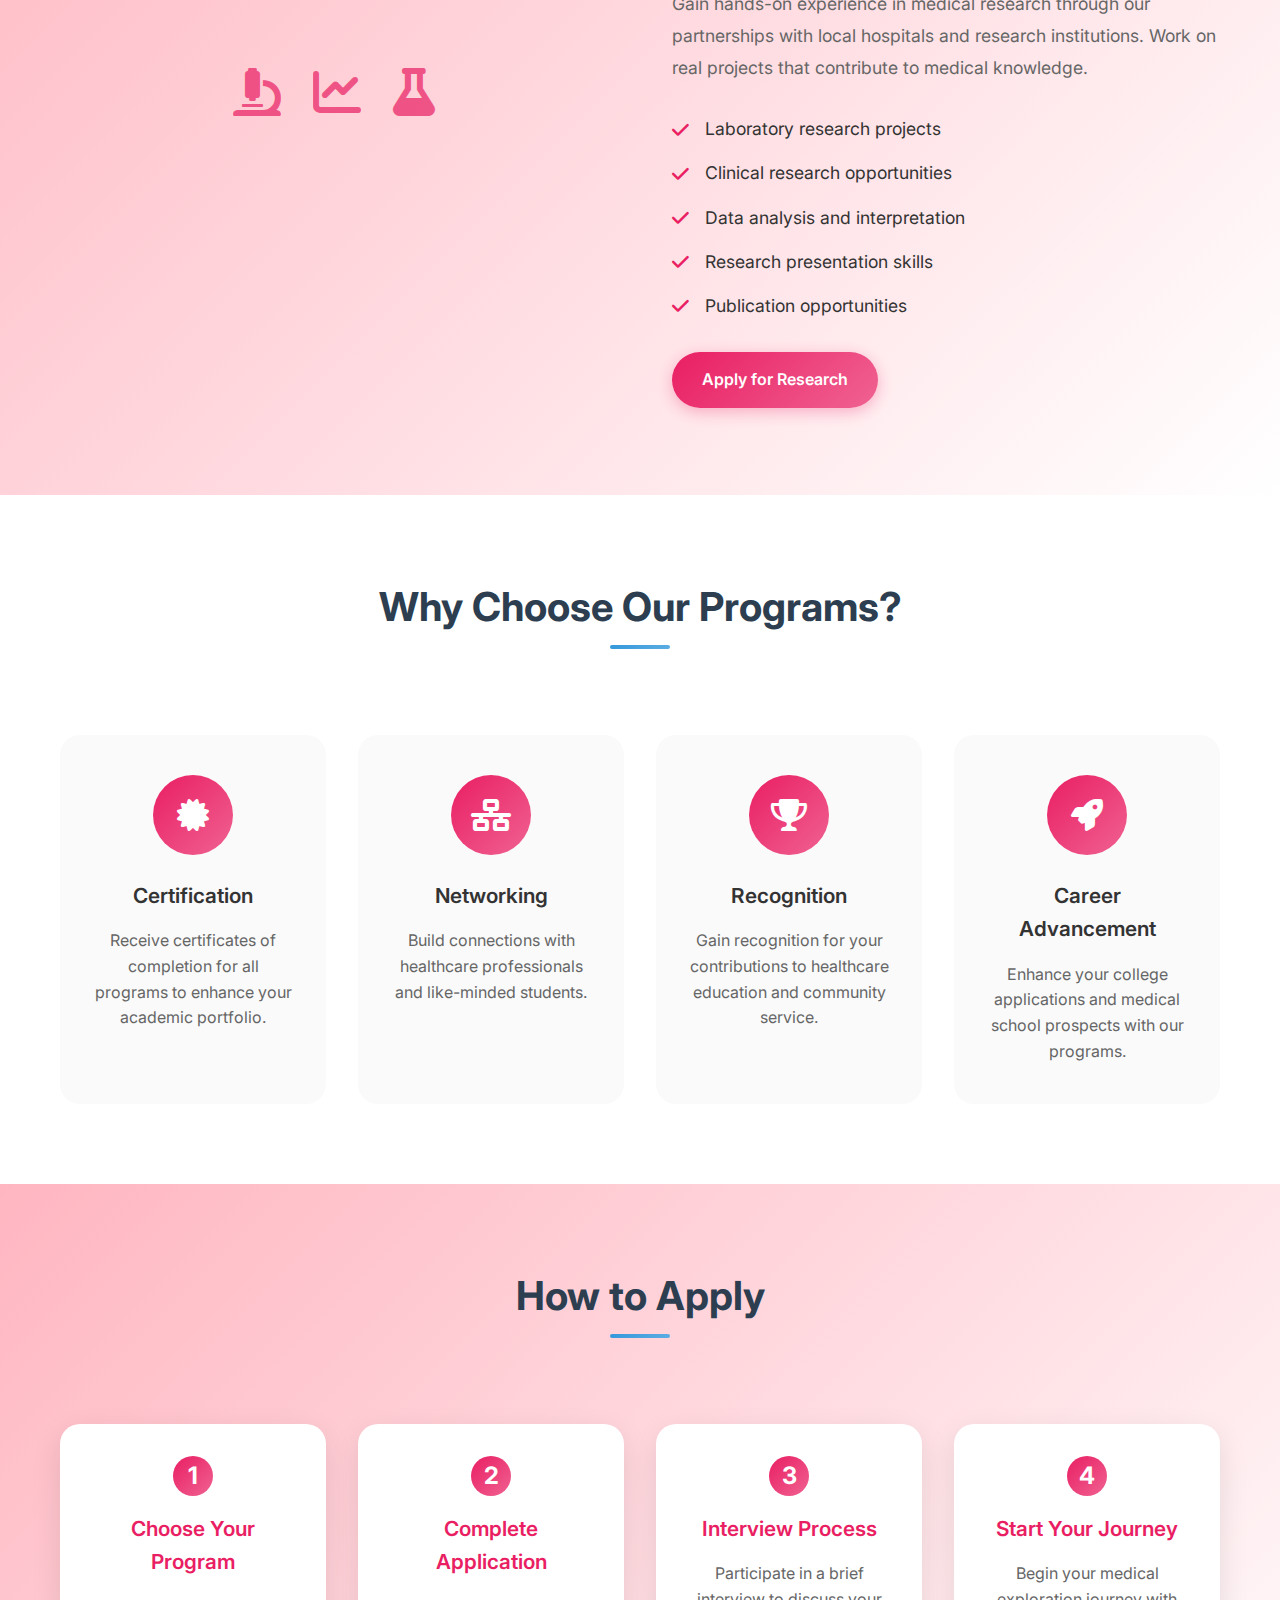
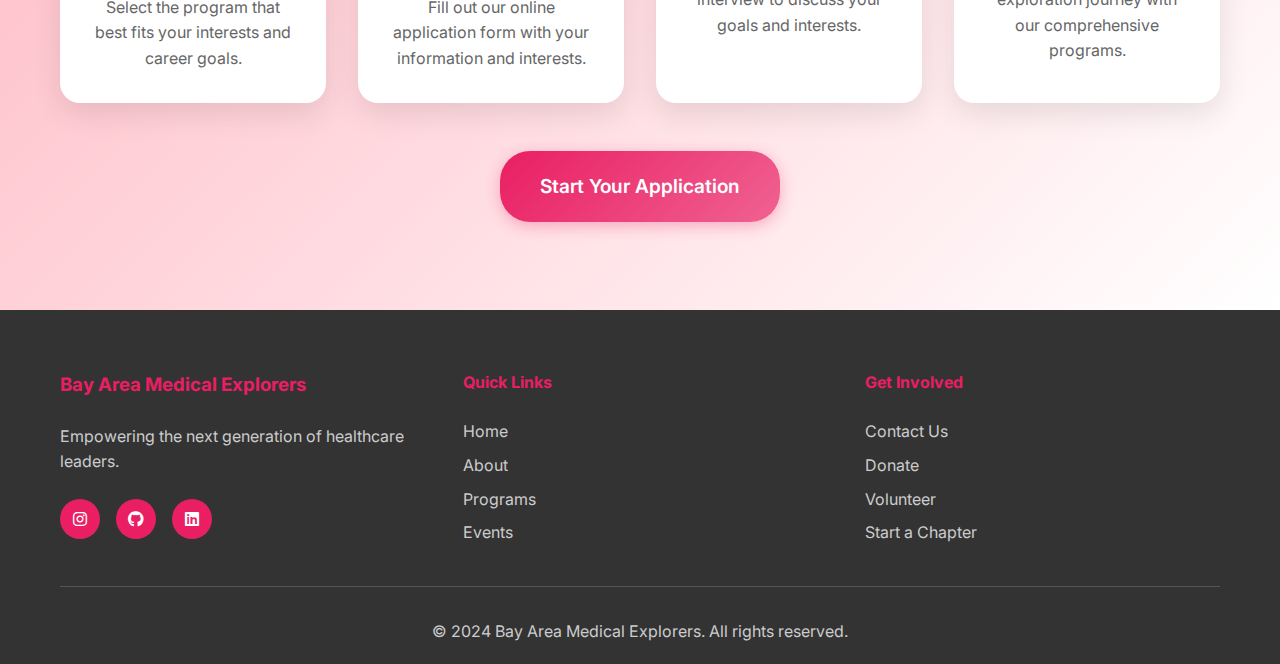
<file: programs.html>
<!DOCTYPE html>
<html lang="en">
<head>
    <meta charset="UTF-8">
    <meta name="viewport" content="width=device-width, initial-scale=1.0">
    <title>Programs - Bay Area Medical Explorers</title>
    <link rel="stylesheet" href="styles.css">
    <link href="https://fonts.googleapis.com/css2?family=Inter:wght@300;400;500;600;700&display=swap" rel="stylesheet">
    <link rel="stylesheet" href="https://cdnjs.cloudflare.com/ajax/libs/font-awesome/6.0.0/css/all.min.css">
</head>
<body>
    <!-- Navigation -->
    <nav class="navbar">
        <div class="nav-container">
            <div class="nav-logo">
				<div class="logo-container">
								    <img src="images/logo.png" alt="BAME Logo" class="logo-img">
				                    <h2>BAME</h2>
				    </div>
            </div>
            <ul class="nav-menu">
                <li class="nav-item">
                    <a href="index.html" class="nav-link">Home</a>
                </li>
                <li class="nav-item dropdown">
                    <a href="about.html" class="nav-link">About</a>
                    <ul class="dropdown-menu">
                        <li><a href="about.html#team">Our Team</a></li>
                        <li><a href="about.html#mission">Mission</a></li>
                        <li><a href="about.html#story">Our Story</a></li>
                    </ul>
                </li>
                <li class="nav-item dropdown">
                    <a href="programs.html" class="nav-link active">Programs</a>
                    <ul class="dropdown-menu">
                        <li><a href="programs.html#medical-education">Medical Education</a></li>
                        <li><a href="programs.html#mentorship">Mentorship</a></li>
                        <li><a href="programs.html#community-outreach">Community Outreach</a></li>
                        <li><a href="programs.html#research">Research Opportunities</a></li>
                    </ul>
                </li>
                <li class="nav-item dropdown">
                    <a href="impact.html" class="nav-link">Our Impact</a>
                    <ul class="dropdown-menu">
                        <li><a href="impact.html#statistics">Statistics</a></li>
                        <li><a href="impact.html#stories">Success Stories</a></li>
                        <li><a href="impact.html#partners">Partners</a></li>
                    </ul>
                </li>
                <li class="nav-item dropdown">
                    <a href="get-involved.html" class="nav-link">Get Involved</a>
                    <ul class="dropdown-menu">
                        <li><a href="get-involved.html#volunteer">Volunteer</a></li>
                        <li><a href="get-involved.html#internships">Internships</a></li>
                        <li><a href="get-involved.html#chapters">Start a Chapter</a></li>
                        <li><a href="get-involved.html#applications">Applications</a></li>
                    </ul>
                </li>
                <li class="nav-item">
                    <a href="events.html" class="nav-link">Events</a>
                </li>
                <li class="nav-item">
                    <a href="index.html#contact" class="nav-link">Contact</a>
                </li>
                <li class="nav-item">
                    <a href="index.html#donate" class="nav-link donate-btn">Donate</a>
                </li>
            </ul>
            <div class="hamburger">
                <span class="bar"></span>
                <span class="bar"></span>
                <span class="bar"></span>
            </div>
        </div>
    </nav>

    <!-- Hero Section -->
    <section class="page-hero">
        <div class="container">
            <h1>Our Programs</h1>
            <p>Comprehensive educational programs designed to inspire and prepare the next generation of healthcare leaders</p>
        </div>
    </section>

    <!-- Medical Education Program -->
    <section id="medical-education" class="program-detail">
        <div class="container">
            <div class="program-content">
                <div class="program-info">
                    <div class="program-icon-large">
                        <i class="fas fa-graduation-cap"></i>
                    </div>
                    <h2>Medical Education Program</h2>
                    <p>Our comprehensive medical education program introduces students to various medical fields and career paths through interactive workshops, seminars, and hands-on learning experiences.</p>
                    <ul class="program-features">
                        <li><i class="fas fa-check"></i> Interactive workshops on medical specialties</li>
                        <li><i class="fas fa-check"></i> Anatomy and physiology sessions</li>
                        <li><i class="fas fa-check"></i> Medical terminology training</li>
                        <li><i class="fas fa-check"></i> Career exploration activities</li>
                        <li><i class="fas fa-check"></i> Guest lectures from healthcare professionals</li>
                    </ul>
                    <a href="https://docs.google.com/forms/d/1FZm6Cy_YgJeasnlOkqVE_fSOVxANHCj3vJhqmXPB3BA/edit" target="_blank" class="btn btn-primary">Apply Now</a>
                </div>
                <div class="program-visual">
                    <div class="education-icons">
                        <i class="fas fa-book-medical"></i>
                        <i class="fas fa-microscope"></i>
                        <i class="fas fa-user-md"></i>
                    </div>
                </div>
            </div>
        </div>
    </section>

    <!-- Mentorship Program -->
    <section id="mentorship" class="program-detail alt">
        <div class="container">
            <div class="program-content">
                <div class="program-visual">
                    <div class="mentorship-visual">
                        <div class="mentor-icon">
                            <i class="fas fa-user-md"></i>
                        </div>
                        <div class="connection-lines">
                            <div class="line"></div>
                            <div class="line"></div>
                            <div class="line"></div>
                        </div>
                        <div class="student-icons">
                            <i class="fas fa-user-graduate"></i>
                            <i class="fas fa-user-graduate"></i>
                            <i class="fas fa-user-graduate"></i>
                        </div>
                    </div>
                </div>
                <div class="program-info">
                    <div class="program-icon-large">
                        <i class="fas fa-hands-helping"></i>
                    </div>
                    <h2>Mentorship Program</h2>
                    <p>Connect with experienced healthcare professionals and medical students who can provide guidance, career advice, and support throughout your medical journey.</p>
                    <ul class="program-features">
                        <li><i class="fas fa-check"></i> One-on-one mentorship matching</li>
                        <li><i class="fas fa-check"></i> Monthly group sessions</li>
                        <li><i class="fas fa-check"></i> Career guidance and planning</li>
                        <li><i class="fas fa-check"></i> Shadowing opportunities</li>
                        <li><i class="fas fa-check"></i> Professional networking events</li>
                    </ul>
                    <a href="https://docs.google.com/forms/d/1FZm6Cy_YgJeasnlOkqVE_fSOVxANHCj3vJhqmXPB3BA/edit" target="_blank" class="btn btn-primary">Join Program</a>
                </div>
            </div>
        </div>
    </section>

    <!-- Community Outreach Program -->
    <section id="community-outreach" class="program-detail">
        <div class="container">
            <div class="program-content">
                <div class="program-info">
                    <div class="program-icon-large">
                        <i class="fas fa-users"></i>
                    </div>
                    <h2>Community Outreach Program</h2>
                    <p>Make a meaningful impact in your community through healthcare outreach initiatives, health education programs, and service projects that benefit underserved populations.</p>
                    <ul class="program-features">
                        <li><i class="fas fa-check"></i> Health education workshops</li>
                        <li><i class="fas fa-check"></i> Community health screenings</li>
                        <li><i class="fas fa-check"></i> Health awareness campaigns</li>
                        <li><i class="fas fa-check"></i> Volunteer opportunities</li>
                        <li><i class="fas fa-check"></i> Service learning projects</li>
                    </ul>
                    <a href="https://docs.google.com/forms/d/1jBA6lN7jRZEANPs32NAohGDmEoaaaEM7jgjTXow1QZ8/edit" target="_blank" class="btn btn-primary">Get Involved</a>
                </div>
                <div class="program-visual">
                    <div class="outreach-visual">
                        <i class="fas fa-heart"></i>
                        <i class="fas fa-hands-helping"></i>
                        <i class="fas fa-globe"></i>
                    </div>
                </div>
            </div>
        </div>
    </section>

    <!-- Research Opportunities -->
    <section id="research" class="program-detail alt">
        <div class="container">
            <div class="program-content">
                <div class="program-visual">
                    <div class="research-visual">
                        <i class="fas fa-microscope"></i>
                        <i class="fas fa-chart-line"></i>
                        <i class="fas fa-flask"></i>
                    </div>
                </div>
                <div class="program-info">
                    <div class="program-icon-large">
                        <i class="fas fa-microscope"></i>
                    </div>
                    <h2>Research Opportunities</h2>
                    <p>Gain hands-on experience in medical research through our partnerships with local hospitals and research institutions. Work on real projects that contribute to medical knowledge.</p>
                    <ul class="program-features">
                        <li><i class="fas fa-check"></i> Laboratory research projects</li>
                        <li><i class="fas fa-check"></i> Clinical research opportunities</li>
                        <li><i class="fas fa-check"></i> Data analysis and interpretation</li>
                        <li><i class="fas fa-check"></i> Research presentation skills</li>
                        <li><i class="fas fa-check"></i> Publication opportunities</li>
                    </ul>
                    <a href="https://docs.google.com/forms/d/1FZm6Cy_YgJeasnlOkqVE_fSOVxANHCj3vJhqmXPB3BA/edit" target="_blank" class="btn btn-primary">Apply for Research</a>
                </div>
            </div>
        </div>
    </section>

    <!-- Program Benefits -->
    <section class="program-benefits">
        <div class="container">
            <h2 class="section-title">Why Choose Our Programs?</h2>
            <div class="benefits-grid">
                <div class="benefit-card">
                    <div class="benefit-icon">
                        <i class="fas fa-certificate"></i>
                    </div>
                    <h3>Certification</h3>
                    <p>Receive certificates of completion for all programs to enhance your academic portfolio.</p>
                </div>
                <div class="benefit-card">
                    <div class="benefit-icon">
                        <i class="fas fa-network-wired"></i>
                    </div>
                    <h3>Networking</h3>
                    <p>Build connections with healthcare professionals and like-minded students.</p>
                </div>
                <div class="benefit-card">
                    <div class="benefit-icon">
                        <i class="fas fa-trophy"></i>
                    </div>
                    <h3>Recognition</h3>
                    <p>Gain recognition for your contributions to healthcare education and community service.</p>
                </div>
                <div class="benefit-card">
                    <div class="benefit-icon">
                        <i class="fas fa-rocket"></i>
                    </div>
                    <h3>Career Advancement</h3>
                    <p>Enhance your college applications and medical school prospects with our programs.</p>
                </div>
            </div>
        </div>
    </section>

    <!-- Application Process -->
    <section class="application-process">
        <div class="container">
            <h2 class="section-title">How to Apply</h2>
            <div class="process-steps">
                <div class="step">
                    <div class="step-number">1</div>
                    <h3>Choose Your Program</h3>
                    <p>Select the program that best fits your interests and career goals.</p>
                </div>
                <div class="step">
                    <div class="step-number">2</div>
                    <h3>Complete Application</h3>
                    <p>Fill out our online application form with your information and interests.</p>
                </div>
                <div class="step">
                    <div class="step-number">3</div>
                    <h3>Interview Process</h3>
                    <p>Participate in a brief interview to discuss your goals and interests.</p>
                </div>
                <div class="step">
                    <div class="step-number">4</div>
                    <h3>Start Your Journey</h3>
                    <p>Begin your medical exploration journey with our comprehensive programs.</p>
                </div>
            </div>
            <div class="cta-section">
                <a href="https://docs.google.com/forms/d/1FZm6Cy_YgJeasnlOkqVE_fSOVxANHCj3vJhqmXPB3BA/edit" target="_blank" class="btn btn-primary btn-large">Start Your Application</a>
            </div>
        </div>
    </section>

    <!-- Footer -->
    <footer class="footer">
        <div class="container">
            <div class="footer-content">
                <div class="footer-section">
                    <h3>Bay Area Medical Explorers</h3>
                    <p>Empowering the next generation of healthcare leaders.</p>
                    <div class="social-links">
                        <a href="https://www.instagram.com/baymedexplorers/" target="_blank" class="social-link"><i class="fab fa-instagram"></i></a>
                        <a href="https://github.com/bayareamedicalexplorers" target="_blank" class="social-link"><i class="fab fa-github"></i></a>
                        <a href="https://www.linkedin.com/in/kavya-gangasani-7a060a33a" target="_blank" class="social-link"><i class="fab fa-linkedin"></i></a>
                    </div>
                </div>
                <div class="footer-section">
                    <h4>Quick Links</h4>
                    <ul>
                        <li><a href="index.html">Home</a></li>
                        <li><a href="about.html">About</a></li>
                        <li><a href="programs.html">Programs</a></li>
                        <li><a href="events.html">Events</a></li>
                    </ul>
                </div>
                <div class="footer-section">
                    <h4>Get Involved</h4>
                    <ul>
                        <li><a href="index.html#contact">Contact Us</a></li>
                        <li><a href="index.html#donate">Donate</a></li>
                        <li><a href="get-involved.html">Volunteer</a></li>
                        <li><a href="get-involved.html">Start a Chapter</a></li>
                    </ul>
                </div>
            </div>
            <div class="footer-bottom">
                <p>&copy; 2024 Bay Area Medical Explorers. All rights reserved.</p>
            </div>
        </div>
    </footer>

    <script src="script.js"></script>
</body>
</html>
</file>
<file: styles.css>
/* Reset and Base Styles */
* {
    margin: 0;
    padding: 0;
    box-sizing: border-box;
}

html {
    scroll-behavior: smooth;
}

body {
    font-family: 'Inter', sans-serif;
    line-height: 1.6;
    color: #333;
    background-color: #ffffff;
    overflow-x: hidden;
}

.container {
    max-width: 1200px;
    margin: 0 auto;
    padding: 0 20px;
}

/* Navigation */
.navbar {
    background: rgba(255, 255, 255, 0.95);
    backdrop-filter: blur(10px);
    position: fixed;
    top: 0;
    width: 100%;
    z-index: 1000;
    box-shadow: 0 2px 20px rgba(0, 0, 0, 0.1);
}

.nav-container {
    max-width: 1200px;
    margin: 0 auto;
    padding: 0 20px;
    display: flex;
    justify-content: space-between;
    align-items: center;
    height: 70px;
}

.logo-container {
    display: flex;
    align-items: center;
    gap: 0.5rem;
}

.logo-icon {
    width: 40px;
    height: 40px;
    background: linear-gradient(135deg, #e91e63, #f06292);
    border-radius: 50%;
    display: flex;
    align-items: center;
    justify-content: center;
    color: white;
    font-size: 1.2rem;
}

.logo-img {
  height: 40px;   
  width: auto;   
}

.nav-logo h2 {
    color: #5C0000;
	font-family: 'Poppins', sans-serif;
    font-weight: 400;
    font-size: 1.6rem;
	letter-spacing: 0.5px;
}

.nav-menu {
    display: flex;
    list-style: none;
    align-items: center;
    gap: 2rem;
}

.nav-link {
    text-decoration: none;
    color: #333;
    font-weight: 500;
    transition: color 0.3s ease;
    position: relative;
}

.nav-link:hover {
    color: #e91e63;
}

.nav-link::after {
    content: '';
    position: absolute;
    width: 0;
    height: 2px;
    bottom: -5px;
    left: 0;
    background-color: #e91e63;
    transition: width 0.3s ease;
}

.nav-link:hover::after {
    width: 100%;
}

.donate-btn {
    background: linear-gradient(135deg, #e91e63, #f06292);
    color: white !important;
    padding: 10px 20px;
    border-radius: 25px;
    transition: all 0.3s ease;
}

.donate-btn:hover {
    transform: translateY(-2px);
    box-shadow: 0 5px 15px rgba(233, 30, 99, 0.3);
}

.donate-btn::after {
    display: none;
}

/* Dropdown Menu Styles */
.dropdown {
    position: relative;
}

.dropdown-menu {
    position: absolute;
    top: 100%;
    left: 0;
    background: white;
    min-width: 200px;
    box-shadow: 0 10px 30px rgba(0, 0, 0, 0.1);
    border-radius: 10px;
    opacity: 0;
    visibility: hidden;
    transform: translateY(-10px);
    transition: all 0.3s ease;
    z-index: 1000;
    list-style: none;
    padding: 1rem 0;
    margin-top: 1rem;
    border: 1px solid #e0e0e0;
}

.dropdown:hover .dropdown-menu {
    opacity: 1;
    visibility: visible;
    transform: translateY(0);
}

.dropdown-menu li {
    margin: 0;
}

.dropdown-menu a {
    display: block;
    padding: 0.75rem 1.5rem;
    color: #333;
    text-decoration: none;
    transition: all 0.3s ease;
    border-left: 3px solid transparent;
}

.dropdown-menu a:hover {
    background: #f8f9fa;
    color: #e91e63;
    border-left-color: #e91e63;
}

/* Ensure no arrows appear anywhere */
.nav-link i {
    display: none !important;
}

.dropdown .nav-link i {
    display: none !important;
}

.hamburger {
    display: none;
    flex-direction: column;
    cursor: pointer;
}

.bar {
    width: 25px;
    height: 3px;
    background-color: #333;
    margin: 3px 0;
    transition: 0.3s;
}

/* Hero Section */
.hero {
    background: linear-gradient(135deg, #f8f9fa, #e3f2fd, #ffffff);
    background-size: 400% 400%;
    animation: gradientShift 8s ease infinite;
    padding: 120px 0 80px;
    min-height: 100vh;
    display: flex;
    align-items: center;
    position: relative;
    overflow: hidden;
}

@keyframes gradientShift {
    0% { background-position: 0% 50%; }
    50% { background-position: 100% 50%; }
    100% { background-position: 0% 50%; }
}

.hero::before {
    content: '';
    position: absolute;
    top: 0;
    left: 0;
    right: 0;
    bottom: 0;
    background: url('data:image/svg+xml,<svg xmlns="http://www.w3.org/2000/svg" viewBox="0 0 100 100"><defs><pattern id="grain" width="100" height="100" patternUnits="userSpaceOnUse"><circle cx="50" cy="50" r="1" fill="rgba(255,255,255,0.1)"/></pattern></defs><rect width="100" height="100" fill="url(%23grain)"/></svg>');
    opacity: 0.3;
    animation: float 20s ease-in-out infinite;
}

@keyframes float {
    0%, 100% { transform: translateY(0px); }
    50% { transform: translateY(-20px); }
}

.hero-container {
    max-width: 1200px;
    margin: 0 auto;
    padding: 0 20px;
    display: grid;
    grid-template-columns: 1fr 1fr;
    gap: 4rem;
    align-items: center;
}

.hero-title {
    font-size: 3.5rem;
    font-weight: 700;
    color: #2c3e50;
    margin-bottom: 1rem;
    line-height: 1.2;
    text-shadow: 0 2px 4px rgba(0,0,0,0.1);
    animation: slideInLeft 1s ease-out;
    position: relative;
    z-index: 2;
}

@keyframes slideInLeft {
    from {
        opacity: 0;
        transform: translateX(-50px);
    }
    to {
        opacity: 1;
        transform: translateX(0);
    }
}

.hero-subtitle {
    font-size: 1.25rem;
    color: #666;
    margin-bottom: 2rem;
    line-height: 1.6;
    animation: slideInLeft 1s ease-out 0.2s both;
    position: relative;
    z-index: 2;
}

.hero-buttons {
    display: flex;
    gap: 1rem;
    flex-wrap: wrap;
}

.btn {
    padding: 15px 30px;
    border: none;
    border-radius: 30px;
    text-decoration: none;
    font-weight: 600;
    font-size: 1rem;
    transition: all 0.3s ease;
    cursor: pointer;
    display: inline-block;
    text-align: center;
}

.btn-primary {
    background: linear-gradient(135deg, #e91e63, #f06292);
    color: white;
    box-shadow: 0 4px 15px rgba(233, 30, 99, 0.3);
    position: relative;
    overflow: hidden;
}

.btn-primary::before {
    content: '';
    position: absolute;
    top: 0;
    left: -100%;
    width: 100%;
    height: 100%;
    background: linear-gradient(90deg, transparent, rgba(255,255,255,0.2), transparent);
    transition: left 0.5s;
}

.btn-primary:hover::before {
    left: 100%;
}

.btn-primary:hover {
    transform: translateY(-3px);
    box-shadow: 0 15px 35px rgba(233, 30, 99, 0.4);
}

.btn-secondary {
    background: transparent;
    color: #e91e63;
    border: 2px solid #e91e63;
}

.btn-secondary:hover {
    background: #e91e63;
    color: white;
    transform: translateY(-3px);
}

.hero-image {
    display: flex;
    justify-content: center;
    align-items: center;
}

.hero-placeholder {
    width: 300px;
    height: 300px;
    background: linear-gradient(135deg, #e91e63, #f06292);
    border-radius: 50%;
    display: flex;
    align-items: center;
    justify-content: center;
    box-shadow: 0 20px 40px rgba(233, 30, 99, 0.2);
}

.medical-icons {
    position: relative;
    width: 100%;
    height: 100%;
    display: flex;
    align-items: center;
    justify-content: center;
}

.main-icon {
    font-size: 4rem;
    color: white;
    z-index: 3;
    animation: pulse 2s infinite;
}

.pulse-icon {
    position: absolute;
    font-size: 2rem;
    color: rgba(255, 255, 255, 0.8);
    top: 20%;
    right: 20%;
    animation: heartbeat 1.5s infinite;
}

.doctor-icon {
    position: absolute;
    font-size: 1.5rem;
    color: rgba(255, 255, 255, 0.7);
    bottom: 30%;
    left: 15%;
    animation: float 3s ease-in-out infinite;
}

.ambulance-icon {
    position: absolute;
    font-size: 1.2rem;
    color: rgba(255, 255, 255, 0.6);
    top: 40%;
    left: 10%;
    animation: moveRight 4s ease-in-out infinite;
}

@keyframes pulse {
    0%, 100% { transform: scale(1); }
    50% { transform: scale(1.1); }
}

@keyframes heartbeat {
    0%, 100% { transform: scale(1); }
    50% { transform: scale(1.2); }
}

@keyframes float {
    0%, 100% { transform: translateY(0px); }
    50% { transform: translateY(-10px); }
}

@keyframes moveRight {
    0%, 100% { transform: translateX(0px); }
    50% { transform: translateX(10px); }
}

/* About Section */
.about {
    padding: 80px 0;
    background: white;
}

.about-content {
    text-align: center;
    max-width: 800px;
    margin: 0 auto;
}

.about-content h2 {
    font-size: 2.5rem;
    color: #e91e63;
    margin-bottom: 2rem;
    font-weight: 700;
}

.about-content p {
    font-size: 1.2rem;
    color: #666;
    line-height: 1.8;
    margin-bottom: 3rem;
}

.about-highlights {
    display: grid;
    grid-template-columns: repeat(auto-fit, minmax(250px, 1fr));
    gap: 2rem;
    margin-top: 3rem;
}

.highlight-item {
    text-align: center;
    padding: 2rem 1.5rem;
    background: #fafafa;
    border-radius: 15px;
    transition: transform 0.3s ease, box-shadow 0.3s ease;
    border: 1px solid #f0f0f0;
}

.highlight-item:hover {
    transform: translateY(-5px);
    box-shadow: 0 10px 25px rgba(233, 30, 99, 0.1);
    border-color: #e91e63;
}

.highlight-item i {
    font-size: 2.5rem;
    color: #e91e63;
    margin-bottom: 1rem;
    display: block;
}

.highlight-item h3 {
    font-size: 1.2rem;
    color: #333;
    margin-bottom: 1rem;
    font-weight: 600;
}

.highlight-item p {
    color: #666;
    line-height: 1.6;
    font-size: 0.95rem;
    margin: 0;
}

/* Impact Stats */
.impact-stats {
	background: linear-gradient(135deg, #ffb6c1, #ffffff);
    padding: 60px 0;
}

.stats-grid {
    display: grid;
    grid-template-columns: repeat(auto-fit, minmax(200px, 1fr));
    gap: 2rem;
    text-align: center;
}

.stat-item h3 {
    font-size: 3rem;
    color: #e91e63;
    font-weight: 700;
    margin-bottom: 0.5rem;
}

.stat-item p {
    font-size: 1.1rem;
    color: #666;
    font-weight: 500;
}

/* Team Section */
.team {
    padding: 80px 0;
    background: white;
}

.section-title {
    text-align: center;
    font-size: 2.5rem;
    color: #2c3e50;
    margin-bottom: 3rem;
    font-weight: 700;
    position: relative;
    display: inline-block;
    width: 100%;
}

.section-title::after {
    content: '';
    position: absolute;
    bottom: -10px;
    left: 50%;
    transform: translateX(-50%);
    width: 60px;
    height: 4px;
    background: linear-gradient(135deg, #3498db, #5dade2);
    border-radius: 2px;
}

.team-grid {
    display: grid;
    grid-template-columns: repeat(auto-fit, minmax(300px, 1fr));
    gap: 3rem;
    margin-top: 3rem;
}

.team-member {
    text-align: center;
    padding: 2rem;
    border-radius: 20px;
    background: white;
    transition: all 0.3s ease;
    box-shadow: 0 5px 20px rgba(0, 0, 0, 0.08);
    border: 1px solid rgba(233, 30, 99, 0.1);
    position: relative;
    overflow: hidden;
}

.team-member::before {
    content: '';
    position: absolute;
    top: 0;
    left: 0;
    right: 0;
    height: 3px;
    background: linear-gradient(135deg, #e91e63, #ff6b9d);
    transform: scaleX(0);
    transition: transform 0.3s ease;
}

.team-member:hover::before {
    transform: scaleX(1);
}

.team-member:hover {
    transform: translateY(-10px);
    box-shadow: 0 25px 50px rgba(233, 30, 99, 0.15);
    border-color: rgba(233, 30, 99, 0.3);
}

.member-image {
    width: 120px;
    height: 120px;
    background: linear-gradient(135deg, #e91e63, #f06292);
    border-radius: 50%;
    margin: 0 auto 1.5rem;
    display: flex;
    align-items: center;
    justify-content: center;
}

.member-image i {
    font-size: 3rem;
    color: white;
}

.team-member h3 {
    font-size: 1.5rem;
    color: #333;
    margin-bottom: 0.5rem;
    font-weight: 600;
}

.member-role {
    color: #e91e63;
    font-weight: 500;
    margin-bottom: 1rem;
}

.member-bio {
    color: #666;
    line-height: 1.6;
    margin-bottom: 1.5rem;
}

.member-links {
    display: flex;
    justify-content: center;
    gap: 1rem;
}

.social-link {
    width: 40px;
    height: 40px;
    background: #e91e63;
    color: white;
    border-radius: 50%;
    display: flex;
    align-items: center;
    justify-content: center;
    text-decoration: none;
    transition: all 0.3s ease;
}

.social-link:hover {
    background: #c2185b;
    transform: translateY(-3px);
}

/* Programs Section */
.programs {
    padding: 80px 0;
	background: linear-gradient(135deg, #ffb6c1, #ffffff);
}

.programs-grid {
    display: grid;
    grid-template-columns: repeat(auto-fit, minmax(250px, 1fr));
    gap: 2rem;
    margin-top: 3rem;
}

.program-card {
    background: white;
    padding: 2.5rem 2rem;
    border-radius: 20px;
    text-align: center;
    box-shadow: 0 10px 30px rgba(0, 0, 0, 0.1);
    transition: all 0.3s ease;
    border: 1px solid rgba(233, 30, 99, 0.1);
    position: relative;
    overflow: hidden;
}

.program-card::before {
    content: '';
    position: absolute;
    top: 0;
    left: 0;
    right: 0;
    height: 4px;
    background: linear-gradient(135deg, #e91e63, #ff6b9d);
    transform: scaleX(0);
    transition: transform 0.3s ease;
}

.program-card:hover::before {
    transform: scaleX(1);
}

.program-card:hover {
    transform: translateY(-10px);
    box-shadow: 0 25px 50px rgba(233, 30, 99, 0.2);
    border-color: rgba(233, 30, 99, 0.3);
}

.program-icon {
    width: 80px;
    height: 80px;
    background: linear-gradient(135deg, #e91e63, #f06292);
    border-radius: 50%;
    margin: 0 auto 1.5rem;
    display: flex;
    align-items: center;
    justify-content: center;
}

.program-icon i {
    font-size: 2rem;
    color: white;
}

.program-card h3 {
    font-size: 1.3rem;
    color: #333;
    margin-bottom: 1rem;
    font-weight: 600;
}

.program-card p {
    color: #666;
    line-height: 1.6;
}

/* Events Section */
.events {
    padding: 80px 0;
    background: white;
}

.events-grid {
    display: grid;
    grid-template-columns: repeat(auto-fit, minmax(400px, 1fr));
    gap: 2rem;
    margin-top: 3rem;
}

.event-card {
    display: flex;
    background: #fafafa;
    border-radius: 20px;
    overflow: hidden;
    box-shadow: 0 10px 30px rgba(0, 0, 0, 0.1);
    transition: transform 0.3s ease;
}

.event-card:hover {
    transform: translateY(-5px);
}

.event-date {
    background: linear-gradient(135deg, #e91e63, #f06292);
    color: white;
    padding: 2rem;
    text-align: center;
    min-width: 120px;
    display: flex;
    flex-direction: column;
    justify-content: center;
}

.month {
    font-size: 1rem;
    font-weight: 600;
    text-transform: uppercase;
}

.day {
    font-size: 2.5rem;
    font-weight: 700;
    margin-top: 0.5rem;
}

.event-content {
    padding: 2rem;
    flex: 1;
}

.event-content h3 {
    font-size: 1.3rem;
    color: #333;
    margin-bottom: 1rem;
    font-weight: 600;
}

.event-content p {
    color: #666;
    line-height: 1.6;
    margin-bottom: 1rem;
}

.event-link {
    color: #e91e63;
    text-decoration: none;
    font-weight: 600;
    transition: color 0.3s ease;
}

.event-link:hover {
    color: #c2185b;
}

/* Get Involved Section */
.get-involved {
    padding: 80px 0;
	background: linear-gradient(135deg, #ffb6c1, #ffffff);		
}

.involvement-grid {
    display: grid;
    grid-template-columns: repeat(auto-fit, minmax(250px, 1fr));
    gap: 2rem;
    margin-top: 3rem;
}

.involvement-card {
    background: white;
    padding: 2.5rem 2rem;
    border-radius: 20px;
    text-align: center;
    box-shadow: 0 10px 30px rgba(0, 0, 0, 0.1);
    transition: transform 0.3s ease, box-shadow 0.3s ease;
}

.involvement-card:hover {
    transform: translateY(-10px);
    box-shadow: 0 20px 40px rgba(233, 30, 99, 0.15);
}

.involvement-card h3 {
    font-size: 1.3rem;
    color: #333;
    margin-bottom: 1rem;
    font-weight: 600;
}

.involvement-card p {
    color: #666;
    line-height: 1.6;
    margin-bottom: 2rem;
}

/* Contact Section */
.contact {
    padding: 80px 0;
    background: white;
}

.contact-content {
    display: grid;
    grid-template-columns: 1fr 1fr;
    gap: 4rem;
    margin-top: 3rem;
}

.contact-info h3 {
    font-size: 1.8rem;
    color: #e91e63;
    margin-bottom: 1rem;
    font-weight: 600;
}

.contact-info p {
    color: #666;
    margin-bottom: 2rem;
    font-size: 1.1rem;
}

.contact-details {
    display: flex;
    flex-direction: column;
    gap: 1rem;
}

.contact-details a {
    text-decoration: none;
    color: inherit;
}

.contact-details a:hover {
    text-decoration: none;
}

.contact-item {
    display: flex;
    align-items: center;
    gap: 1rem;
}

.contact-item i {
    width: 40px;
    height: 40px;
    background: #e91e63;
    color: white;
    border-radius: 50%;
    display: flex;
    align-items: center;
    justify-content: center;
}

.social-contact-link {
    display: flex;
    align-items: center;
    gap: 1rem;
    text-decoration: none;
    color: inherit;
    transition: color 0.3s ease;
    width: 100%;
}

.social-contact-link:hover {
    color: #e91e63;
    text-decoration: none;
}

.social-contact-link:hover i {
    background: #c2185b;
}

.social-contact-link span {
    text-decoration: none;
    border: none;
}

.contact-form {
    background: #fafafa;
    padding: 2.5rem;
    border-radius: 20px;
}

.form-group {
    margin-bottom: 1.5rem;
}

.form-group input,
.form-group textarea {
    width: 100%;
    padding: 15px;
    border: 2px solid #e0e0e0;
    border-radius: 10px;
    font-size: 1rem;
    transition: border-color 0.3s ease;
    font-family: inherit;
}

.form-group input:focus,
.form-group textarea:focus {
    outline: none;
    border-color: #e91e63;
}

.form-group textarea {
    resize: vertical;
    min-height: 120px;
}

/* Donate Section */
.donate {
    padding: 80px 0;
    background: linear-gradient(135deg, #e91e63, #f06292);
    color: white;
    text-align: center;
}

.donate-content h2 {
    font-size: 2.5rem;
    margin-bottom: 1.5rem;
    font-weight: 700;
}

.donate-content p {
    font-size: 1.2rem;
    margin-bottom: 2rem;
    opacity: 0.9;
    max-width: 600px;
    margin-left: auto;
    margin-right: auto;
}

.btn-donate {
    background: white;
    color: #e91e63;
    font-size: 1.1rem;
    padding: 18px 40px;
}

.btn-donate:hover {
    background: #f8f8f8;
    transform: translateY(-3px);
    box-shadow: 0 10px 25px rgba(0, 0, 0, 0.2);
}

/* Footer */
.footer {
    background: #333;
    color: white;
    padding: 60px 0 20px;
}

.footer-content {
    display: grid;
    grid-template-columns: repeat(auto-fit, minmax(250px, 1fr));
    gap: 3rem;
    margin-bottom: 2rem;
}

.footer-section h3,
.footer-section h4 {
    margin-bottom: 1.5rem;
    color: #e91e63;
}

.footer-section p {
    color: #ccc;
    line-height: 1.6;
    margin-bottom: 1.5rem;
}

.footer-section ul {
    list-style: none;
}

.footer-section ul li {
    margin-bottom: 0.5rem;
}

.footer-section ul li a {
    color: #ccc;
    text-decoration: none;
    transition: color 0.3s ease;
}

.footer-section ul li a:hover {
    color: #e91e63;
}

.social-links {
    display: flex;
    gap: 1rem;
}

.footer-bottom {
    border-top: 1px solid #555;
    padding-top: 2rem;
    text-align: center;
    color: #ccc;
}

/* Responsive Design */
@media (max-width: 768px) {
    .hamburger {
        display: flex;
    }

    .nav-menu {
        position: fixed;
        left: -100%;
        top: 70px;
        flex-direction: column;
        background-color: white;
        width: 100%;
        text-align: center;
        transition: 0.3s;
        box-shadow: 0 10px 27px rgba(0, 0, 0, 0.05);
        padding: 2rem 0;
    }

    .nav-menu.active {
        left: 0;
    }

    .hero-container {
        grid-template-columns: 1fr;
        text-align: center;
        gap: 2rem;
    }

    .hero-title {
        font-size: 2.5rem;
    }

    .hero-buttons {
        justify-content: center;
    }

    .contact-content {
        grid-template-columns: 1fr;
        gap: 2rem;
    }

    .events-grid {
        grid-template-columns: 1fr;
    }

    .event-card {
        flex-direction: column;
    }

    .event-date {
        min-width: auto;
        padding: 1.5rem;
    }

    .stats-grid {
        grid-template-columns: repeat(2, 1fr);
    }

    .stat-item h3 {
        font-size: 2rem;
    }
}

@media (max-width: 480px) {
    .hero-title {
        font-size: 2rem;
    }

    .hero-subtitle {
        font-size: 1rem;
    }

    .btn {
        padding: 12px 24px;
        font-size: 0.9rem;
    }

    .section-title {
        font-size: 2rem;
    }

    .stats-grid {
        grid-template-columns: 1fr;
    }
}

/* Page Hero Styles */
.page-hero {
    background: linear-gradient(135deg, #ffb6c1 0%, #ffffff 100%);
    padding: 120px 0 80px;
    text-align: center;
}

.page-hero h1 {
    font-size: 3rem;
    color: #e91e63;
    margin-bottom: 1rem;
    font-weight: 700;
}

.page-hero p {
    font-size: 1.25rem;
    color: #666;
    max-width: 600px;
    margin: 0 auto;
}

/* Active Navigation Link */
.nav-link.active {
    color: #e91e63;
    font-weight: 600;
}

/* Mission Section */
.mission {
    padding: 80px 0;
    background: white;
}

.mission-content {
    display: grid;
    grid-template-columns: 2fr 1fr;
    gap: 4rem;
    align-items: center;
}

.mission-text h2 {
    font-size: 2.5rem;
    color: #e91e63;
    margin-bottom: 2rem;
    font-weight: 700;
}

.mission-text p {
    font-size: 1.1rem;
    color: #666;
    line-height: 1.8;
    margin-bottom: 1.5rem;
}

.mission-visual {
    display: flex;
    justify-content: center;
    align-items: center;
}

.mission-icon {
    width: 200px;
    height: 200px;
    background: linear-gradient(135deg, #e91e63, #f06292);
    border-radius: 50%;
    display: flex;
    align-items: center;
    justify-content: center;
    box-shadow: 0 20px 40px rgba(233, 30, 99, 0.2);
}

.mission-icon i {
    font-size: 4rem;
    color: white;
    animation: heartbeat 2s infinite;
}

/* Story Timeline */
.story {
    padding: 80px 0;
	background: linear-gradient(135deg, #ffb6c1, #ffffff);	
}

.story-timeline {
    max-width: 800px;
    margin: 0 auto;
    position: relative;
}

.story-timeline::before {
    content: '';
    position: absolute;
    left: 50%;
    top: 0;
    bottom: 0;
    width: 4px;
    background: linear-gradient(to bottom, #e91e63, #f06292);
    transform: translateX(-50%);
}

.timeline-item {
    display: flex;
    margin-bottom: 3rem;
    position: relative;
}

.timeline-item:nth-child(odd) {
    flex-direction: row;
}

.timeline-item:nth-child(even) {
    flex-direction: row-reverse;
}

.timeline-icon {
    width: 60px;
    height: 60px;
    background: linear-gradient(135deg, #e91e63, #f06292);
    border-radius: 50%;
    display: flex;
    align-items: center;
    justify-content: center;
    color: white;
    font-size: 1.5rem;
    position: relative;
    z-index: 2;
    flex-shrink: 0;
}

.timeline-content {
    background: white;
    padding: 2rem;
    border-radius: 15px;
    box-shadow: 0 10px 30px rgba(0, 0, 0, 0.1);
    margin: 0 2rem;
    flex: 1;
}

.timeline-content h3 {
    color: #e91e63;
    font-size: 1.3rem;
    margin-bottom: 1rem;
    font-weight: 600;
}

.timeline-content p {
    color: #666;
    line-height: 1.6;
}

/* Values Section */
.values {
    padding: 80px 0;
    background: white;
}

.values-grid {
    display: grid;
    grid-template-columns: repeat(auto-fit, minmax(250px, 1fr));
    gap: 2rem;
    margin-top: 3rem;
}

.value-card {
    text-align: center;
    padding: 2.5rem 2rem;
    border-radius: 20px;
    background: #fafafa;
    transition: transform 0.3s ease, box-shadow 0.3s ease;
}

.value-card:hover {
    transform: translateY(-10px);
    box-shadow: 0 20px 40px rgba(233, 30, 99, 0.1);
}

.value-icon {
    width: 80px;
    height: 80px;
    background: linear-gradient(135deg, #e91e63, #f06292);
    border-radius: 50%;
    margin: 0 auto 1.5rem;
    display: flex;
    align-items: center;
    justify-content: center;
}

.value-icon i {
    font-size: 2rem;
    color: white;
}

.value-card h3 {
    font-size: 1.3rem;
    color: #333;
    margin-bottom: 1rem;
    font-weight: 600;
}

.value-card p {
    color: #666;
    line-height: 1.6;
}

/* Program Detail Styles */
.program-detail {
    padding: 80px 0;
}

.program-detail.alt {
	background: linear-gradient(135deg, #ffb6c1, #ffffff);	
}

.program-content {
    display: grid;
    grid-template-columns: 1fr 1fr;
    gap: 4rem;
    align-items: center;
}

.program-icon-large {
    width: 100px;
    height: 100px;
    background: linear-gradient(135deg, #e91e63, #f06292);
    border-radius: 50%;
    display: flex;
    align-items: center;
    justify-content: center;
    margin-bottom: 2rem;
}

.program-icon-large i {
    font-size: 3rem;
    color: white;
}

.program-info h2 {
    font-size: 2.5rem;
    color: #e91e63;
    margin-bottom: 1.5rem;
    font-weight: 700;
}

.program-info p {
    font-size: 1.1rem;
    color: #666;
    line-height: 1.8;
    margin-bottom: 2rem;
}

.program-features {
    list-style: none;
    margin-bottom: 2rem;
}

.program-features li {
    display: flex;
    align-items: center;
    margin-bottom: 1rem;
    font-size: 1.1rem;
    color: #333;
}

.program-features i {
    color: #e91e63;
    margin-right: 1rem;
    font-size: 1.2rem;
}

/* Program Visual Styles */
.education-icons,
.outreach-visual,
.research-visual {
    display: flex;
    justify-content: center;
    align-items: center;
    gap: 2rem;
    flex-wrap: wrap;
}

.education-icons i,
.outreach-visual i,
.research-visual i {
    font-size: 3rem;
    color: #e91e63;
    opacity: 0.7;
    animation: float 3s ease-in-out infinite;
}

.education-icons i:nth-child(2),
.outreach-visual i:nth-child(2),
.research-visual i:nth-child(2) {
    animation-delay: 0.5s;
}

.education-icons i:nth-child(3),
.outreach-visual i:nth-child(3),
.research-visual i:nth-child(3) {
    animation-delay: 1s;
}

/* Mentorship Visual */
.mentorship-visual {
    display: flex;
    flex-direction: column;
    align-items: center;
    gap: 2rem;
    position: relative;
}

.mentor-icon {
    width: 80px;
    height: 80px;
    background: linear-gradient(135deg, #e91e63, #f06292);
    border-radius: 50%;
    display: flex;
    align-items: center;
    justify-content: center;
    color: white;
    font-size: 2rem;
    z-index: 2;
}

.connection-lines {
    display: flex;
    gap: 1rem;
}

.line {
    width: 2px;
    height: 40px;
    background: linear-gradient(to bottom, #e91e63, #f06292);
    animation: pulse 2s infinite;
}

.line:nth-child(2) {
    animation-delay: 0.3s;
}

.line:nth-child(3) {
    animation-delay: 0.6s;
}

.student-icons {
    display: flex;
    gap: 1rem;
}

.student-icons i {
    font-size: 2rem;
    color: #e91e63;
    opacity: 0.8;
    animation: float 3s ease-in-out infinite;
}

.student-icons i:nth-child(2) {
    animation-delay: 0.5s;
}

.student-icons i:nth-child(3) {
    animation-delay: 1s;
}

/* Program Benefits */
.program-benefits {
    padding: 80px 0;
    background: white;
}

.benefits-grid {
    display: grid;
    grid-template-columns: repeat(auto-fit, minmax(250px, 1fr));
    gap: 2rem;
    margin-top: 3rem;
}

.benefit-card {
    text-align: center;
    padding: 2.5rem 2rem;
    border-radius: 20px;
    background: #fafafa;
    transition: transform 0.3s ease, box-shadow 0.3s ease;
}

.benefit-card:hover {
    transform: translateY(-10px);
    box-shadow: 0 20px 40px rgba(233, 30, 99, 0.1);
}

.benefit-icon {
    width: 80px;
    height: 80px;
    background: linear-gradient(135deg, #e91e63, #f06292);
    border-radius: 50%;
    margin: 0 auto 1.5rem;
    display: flex;
    align-items: center;
    justify-content: center;
}

.benefit-icon i {
    font-size: 2rem;
    color: white;
}

.benefit-card h3 {
    font-size: 1.3rem;
    color: #333;
    margin-bottom: 1rem;
    font-weight: 600;
}

.benefit-card p {
    color: #666;
    line-height: 1.6;
}

/* Application Process */
.application-process {
    padding: 80px 0;
	background: linear-gradient(135deg, #ffb6c1, #ffffff);	
}

.process-steps {
    display: grid;
    grid-template-columns: repeat(auto-fit, minmax(250px, 1fr));
    gap: 2rem;
    margin-top: 3rem;
}

.step {
    text-align: center;
    padding: 2rem;
    background: white;
    border-radius: 20px;
    box-shadow: 0 10px 30px rgba(0, 0, 0, 0.1);
    transition: transform 0.3s ease;
}

.step:hover {
    transform: translateY(-5px);
}

.step-number {
    width: 60px;
    height: 60px;
    background: linear-gradient(135deg, #e91e63, #f06292);
    border-radius: 50%;
    display: flex;
    align-items: center;
    justify-content: center;
    color: white;
    font-size: 1.5rem;
    font-weight: 700;
    margin: 0 auto 1.5rem;
}

.step h3 {
    font-size: 1.3rem;
    color: #e91e63;
    margin-bottom: 1rem;
    font-weight: 600;
}

.step p {
    color: #666;
    line-height: 1.6;
}

.cta-section {
    text-align: center;
    margin-top: 3rem;
}

.btn-large {
    padding: 20px 40px;
    font-size: 1.2rem;
}

/* Member Achievements */
.member-achievements {
    margin-bottom: 1.5rem;
}

.achievement {
    display: flex;
    align-items: center;
    margin-bottom: 0.5rem;
    font-size: 0.9rem;
    color: #666;
}

.achievement i {
    color: #e91e63;
    margin-right: 0.5rem;
    font-size: 0.8rem;
}

/* Featured Event Styles */
.featured-event {
    padding: 80px 0;
    background: linear-gradient(135deg, #e91e63, #f06292);
    color: white;
}

.featured-content {
    display: grid;
    grid-template-columns: 2fr 1fr;
    gap: 4rem;
    align-items: center;
}

.event-badge {
    display: inline-flex;
    align-items: center;
    gap: 0.5rem;
    background: rgba(255, 255, 255, 0.2);
    padding: 0.5rem 1rem;
    border-radius: 25px;
    font-size: 0.9rem;
    margin-bottom: 1rem;
}

.featured-content h2 {
    font-size: 3rem;
    margin-bottom: 1.5rem;
    font-weight: 700;
}

.event-description {
    font-size: 1.2rem;
    margin-bottom: 2rem;
    opacity: 0.9;
    line-height: 1.6;
}

.event-details {
    display: flex;
    flex-direction: column;
    gap: 1rem;
    margin-bottom: 2rem;
}

.detail-item {
    display: flex;
    align-items: center;
    gap: 1rem;
    font-size: 1.1rem;
}

.detail-item i {
    width: 20px;
    text-align: center;
}

.event-actions {
    display: flex;
    gap: 1rem;
    flex-wrap: wrap;
}

.event-visual {
    display: flex;
    justify-content: center;
    align-items: center;
}

.wellness-icons {
    display: grid;
    grid-template-columns: 1fr 1fr;
    gap: 2rem;
    width: 200px;
    height: 200px;
}

.wellness-icons i {
    font-size: 3rem;
    color: rgba(255, 255, 255, 0.8);
    display: flex;
    align-items: center;
    justify-content: center;
    background: rgba(255, 255, 255, 0.1);
    border-radius: 50%;
    animation: float 3s ease-in-out infinite;
}

.wellness-icons i:nth-child(2) {
    animation-delay: 0.5s;
}

.wellness-icons i:nth-child(3) {
    animation-delay: 1s;
}

.wellness-icons i:nth-child(4) {
    animation-delay: 1.5s;
}

/* Upcoming Events */
.upcoming-events {
    padding: 80px 0;
    background: white;
}

.events-grid {
    display: grid;
    grid-template-columns: repeat(auto-fit, minmax(350px, 1fr));
    gap: 2rem;
    margin-top: 3rem;
}

.event-card.featured {
    border: 2px solid #e91e63;
    box-shadow: 0 10px 30px rgba(233, 30, 99, 0.2);
}

.event-category {
    display: inline-block;
    background: #e91e63;
    color: white;
    padding: 0.25rem 0.75rem;
    border-radius: 15px;
    font-size: 0.8rem;
    font-weight: 600;
    margin-bottom: 1rem;
}

.event-meta {
    display: flex;
    flex-direction: column;
    gap: 0.5rem;
    margin: 1rem 0;
    font-size: 0.9rem;
    color: #666;
}

.event-meta span {
    display: flex;
    align-items: center;
    gap: 0.5rem;
}

.event-meta i {
    color: #e91e63;
    width: 16px;
}

/* Event Categories */
.event-categories {
    padding: 80px 0;
	background: linear-gradient(135deg, #ffb6c1, #ffffff);	
}

.categories-grid {
    display: grid;
    grid-template-columns: repeat(auto-fit, minmax(250px, 1fr));
    gap: 2rem;
    margin-top: 3rem;
}

.category-card {
    background: white;
    padding: 2.5rem 2rem;
    border-radius: 20px;
    text-align: center;
    box-shadow: 0 10px 30px rgba(0, 0, 0, 0.1);
    transition: transform 0.3s ease, box-shadow 0.3s ease;
}

.category-card:hover {
    transform: translateY(-10px);
    box-shadow: 0 20px 40px rgba(233, 30, 99, 0.15);
}

.category-icon {
    width: 80px;
    height: 80px;
    background: linear-gradient(135deg, #e91e63, #f06292);
    border-radius: 50%;
    margin: 0 auto 1.5rem;
    display: flex;
    align-items: center;
    justify-content: center;
}

.category-icon i {
    font-size: 2rem;
    color: white;
}

.category-card h3 {
    font-size: 1.3rem;
    color: #333;
    margin-bottom: 1rem;
    font-weight: 600;
}

.category-card p {
    color: #666;
    line-height: 1.6;
    margin-bottom: 1.5rem;
}

.category-count {
    background: #f8f9fa;
    color: #e91e63;
    padding: 0.5rem 1rem;
    border-radius: 20px;
    font-weight: 600;
    font-size: 0.9rem;
}

/* Past Events */
.past-events {
    padding: 80px 0;
    background: white;
}

.past-events-grid {
    display: grid;
    grid-template-columns: repeat(auto-fit, minmax(300px, 1fr));
    gap: 2rem;
    margin-top: 3rem;
}

.past-event {
    display: flex;
    background: #fafafa;
    border-radius: 15px;
    overflow: hidden;
    transition: transform 0.3s ease;
}

.past-event:hover {
    transform: translateY(-5px);
}

.past-event-image {
    width: 80px;
    background: linear-gradient(135deg, #e91e63, #f06292);
    display: flex;
    align-items: center;
    justify-content: center;
    color: white;
    font-size: 2rem;
    flex-shrink: 0;
}

.past-event-content {
    padding: 1.5rem;
    flex: 1;
}

.past-event-content h3 {
    font-size: 1.2rem;
    color: #333;
    margin-bottom: 0.5rem;
    font-weight: 600;
}

.past-event-date {
    color: #e91e63;
    font-weight: 600;
    font-size: 0.9rem;
    margin-bottom: 1rem;
}

.past-event-content p {
    color: #666;
    line-height: 1.6;
    font-size: 0.9rem;
}

/* Newsletter Signup */
.newsletter-signup {
    padding: 80px 0;
    background: linear-gradient(135deg, #e91e63, #f06292);
    color: white;
    text-align: center;
}

.newsletter-content h2 {
    font-size: 2.5rem;
    margin-bottom: 1rem;
    font-weight: 700;
}

.newsletter-content p {
    font-size: 1.2rem;
    margin-bottom: 2rem;
    opacity: 0.9;
}

.newsletter-form {
    display: flex;
    max-width: 500px;
    margin: 0 auto;
    gap: 1rem;
    flex-wrap: wrap;
    justify-content: center;
}

.newsletter-form input {
    flex: 1;
    min-width: 250px;
    padding: 15px 20px;
    border: none;
    border-radius: 30px;
    font-size: 1rem;
    outline: none;
}

.newsletter-form button {
    padding: 15px 30px;
    background: white;
    color: #e91e63;
    border: none;
    border-radius: 30px;
    font-weight: 600;
    cursor: pointer;
    transition: all 0.3s ease;
}

.newsletter-form button:hover {
    background: #f8f9fa;
    transform: translateY(-2px);
}

/* Get Involved Page Styles */
.volunteer-section {
    padding: 80px 0;
    background: white;
}

.volunteer-grid {
    display: grid;
    grid-template-columns: repeat(auto-fit, minmax(350px, 1fr));
    gap: 3rem;
    margin-top: 4rem;
    max-width: 1200px;
    margin-left: auto;
    margin-right: auto;
}

.volunteer-card {
    background: white;
    padding: 3rem 2.5rem;
    border-radius: 20px;
    text-align: left;
    transition: transform 0.3s ease, box-shadow 0.3s ease;
    border: 1px solid #f0f0f0;
    box-shadow: 0 5px 20px rgba(0, 0, 0, 0.08);
}

.volunteer-card:hover {
    transform: translateY(-8px);
    box-shadow: 0 15px 35px rgba(233, 30, 99, 0.15);
    border-color: #e91e63;
}

.volunteer-icon {
    width: 70px;
    height: 70px;
    background: linear-gradient(135deg, #e91e63, #f06292);
    border-radius: 50%;
    margin-bottom: 2rem;
    display: flex;
    align-items: center;
    justify-content: center;
}

.volunteer-icon i {
    font-size: 1.8rem;
    color: white;
}

.volunteer-card h3 {
    font-size: 1.4rem;
    color: #333;
    margin-bottom: 1.2rem;
    font-weight: 600;
    line-height: 1.3;
}

.volunteer-card p {
    color: #666;
    line-height: 1.7;
    margin-bottom: 2rem;
    font-size: 1rem;
}

.volunteer-details {
    list-style: none;
    margin-bottom: 2.5rem;
    padding: 0;
}

.volunteer-details li {
    padding: 0.75rem 0;
    color: #555;
    position: relative;
    padding-left: 2rem;
    font-size: 0.95rem;
    line-height: 1.5;
    border-bottom: 1px solid #f5f5f5;
}

.volunteer-details li:last-child {
    border-bottom: none;
}

.volunteer-details li::before {
    content: '✓';
    color: #e91e63;
    font-weight: bold;
    position: absolute;
    left: 0;
    top: 0.75rem;
    font-size: 1rem;
}

/* Internships Section */
.internships-section {
    padding: 80px 0;
    background: linear-gradient(135deg, #ffb6c1, #ffffff);
}

.internship-grid {
    display: grid;
    grid-template-columns: repeat(auto-fit, minmax(380px, 1fr));
    gap: 3rem;
    margin-top: 4rem;
    max-width: 1200px;
    margin-left: auto;
    margin-right: auto;
}

.internship-card {
    background: white;
    padding: 3rem 2.5rem;
    border-radius: 20px;
    box-shadow: 0 5px 20px rgba(0, 0, 0, 0.08);
    transition: transform 0.3s ease, box-shadow 0.3s ease;
    border: 1px solid #f0f0f0;
}

.internship-card:hover {
    transform: translateY(-8px);
    box-shadow: 0 15px 35px rgba(233, 30, 99, 0.15);
    border-color: #e91e63;
}

.internship-header {
    display: flex;
    align-items: center;
    gap: 1rem;
    margin-bottom: 1.5rem;
}

.internship-icon {
    width: 60px;
    height: 60px;
    background: linear-gradient(135deg, #e91e63, #f06292);
    border-radius: 50%;
    display: flex;
    align-items: center;
    justify-content: center;
    flex-shrink: 0;
}

.internship-icon i {
    font-size: 1.5rem;
    color: white;
}

.internship-header h3 {
    font-size: 1.3rem;
    color: #333;
    margin: 0;
    font-weight: 600;
}

.internship-duration {
    background: #e91e63;
    color: white;
    padding: 0.25rem 0.75rem;
    border-radius: 15px;
    font-size: 0.8rem;
    font-weight: 600;
    margin-left: auto;
}

.internship-card p {
    color: #666;
    line-height: 1.6;
    margin-bottom: 1.5rem;
}

.internship-benefits {
    list-style: none;
    margin-bottom: 2rem;
}

.internship-benefits li {
    display: flex;
    align-items: center;
    margin-bottom: 0.5rem;
    font-size: 0.9rem;
    color: #333;
}

.internship-benefits i {
    color: #e91e63;
    margin-right: 0.5rem;
    font-size: 0.8rem;
}

/* Chapters Section */
.chapters-section {
    padding: 80px 0;
    background: white;
}

.chapter-content {
    display: grid;
    grid-template-columns: 2fr 1fr;
    gap: 4rem;
    align-items: center;
    margin-top: 3rem;
}

.chapter-info h3 {
    font-size: 2rem;
    color: #e91e63;
    margin-bottom: 1.5rem;
    font-weight: 700;
}

.chapter-info p {
    font-size: 1.1rem;
    color: #666;
    line-height: 1.8;
    margin-bottom: 2rem;
}

.chapter-benefits {
    margin-bottom: 2rem;
}

.benefit-item {
    display: flex;
    align-items: flex-start;
    gap: 1rem;
    margin-bottom: 1.5rem;
}

.benefit-item i {
    width: 40px;
    height: 40px;
    background: #e91e63;
    color: white;
    border-radius: 50%;
    display: flex;
    align-items: center;
    justify-content: center;
    flex-shrink: 0;
    margin-top: 0.25rem;
}

.benefit-item h4 {
    font-size: 1.1rem;
    color: #333;
    margin-bottom: 0.5rem;
    font-weight: 600;
}

.benefit-item p {
    color: #666;
    line-height: 1.6;
    margin: 0;
    font-size: 0.95rem;
}

.chapter-visual {
    display: flex;
    justify-content: center;
    align-items: center;
}

.chapter-steps {
    display: flex;
    flex-direction: column;
    gap: 2rem;
    align-items: center;
}

.step-item {
    text-align: center;
    padding: 1.5rem;
    background: #fafafa;
    border-radius: 15px;
    min-width: 150px;
}

.step-number {
    width: 40px;
    height: 40px;
    background: linear-gradient(135deg, #e91e63, #f06292);
    border-radius: 50%;
    display: flex;
    align-items: center;
    justify-content: center;
    color: white;
    font-weight: 700;
    margin: 0 auto 1rem;
}

.step-item h4 {
    font-size: 1rem;
    color: #333;
    margin-bottom: 0.5rem;
    font-weight: 600;
}

.step-item p {
    color: #666;
    font-size: 0.9rem;
    margin: 0;
}

.step-arrow {
    font-size: 1.5rem;
    color: #e91e63;
    font-weight: bold;
}

/* Application Links */
.application-links {
    margin-top: 3rem;
    text-align: center;
}

.application-links h3 {
    font-size: 1.5rem;
    color: #e91e63;
    margin-bottom: 2rem;
    font-weight: 600;
}

.link-grid {
    display: grid;
    grid-template-columns: repeat(auto-fit, minmax(200px, 1fr));
    gap: 1rem;
    max-width: 800px;
    margin: 0 auto;
}

.app-link {
    display: flex;
    flex-direction: column;
    align-items: center;
    gap: 0.5rem;
    padding: 1.5rem;
    background: white;
    border: 2px solid #e91e63;
    border-radius: 15px;
    text-decoration: none;
    color: #e91e63;
    transition: all 0.3s ease;
}

.app-link:hover {
    background: #e91e63;
    color: white;
    transform: translateY(-3px);
    box-shadow: 0 10px 25px rgba(233, 30, 99, 0.3);
}

.app-link i {
    font-size: 2rem;
}

.app-link span {
    font-weight: 600;
    font-size: 0.9rem;
}

/* Smooth Scrolling */
html {
    scroll-behavior: smooth;
}

/* Loading Animation */
@keyframes fadeInUp {
    from {
        opacity: 0;
        transform: translateY(30px);
    }
    to {
        opacity: 1;
        transform: translateY(0);
    }
}

.hero-content,
.about-content,
.team-member,
.program-card,
.event-card,
.involvement-card,
.impact-card,
.goal-card {
    animation: fadeInUp 0.6s ease-out;
}

/* Staggered animations for grid items */
.program-card:nth-child(1) { animation-delay: 0.1s; }
.program-card:nth-child(2) { animation-delay: 0.2s; }
.program-card:nth-child(3) { animation-delay: 0.3s; }
.program-card:nth-child(4) { animation-delay: 0.4s; }

.team-member:nth-child(1) { animation-delay: 0.1s; }
.team-member:nth-child(2) { animation-delay: 0.2s; }
.team-member:nth-child(3) { animation-delay: 0.3s; }
.team-member:nth-child(4) { animation-delay: 0.4s; }

/* Page Hero */
.page-hero {
    background: linear-gradient(135deg, #f8f9fa, #e3f2fd);
    color: #2c3e50;
    padding: 120px 0 80px;
    text-align: center;
}

.page-hero h1 {
    font-size: 3.5rem;
    margin-bottom: 1rem;
    font-weight: 700;
}

.page-hero p {
    font-size: 1.3rem;
    opacity: 0.9;
    max-width: 600px;
    margin: 0 auto;
}

/* Program Impact */
.program-impact {
    padding: 80px 0;
    background: #f8f9fa;
}

.impact-grid {
    display: grid;
    grid-template-columns: repeat(auto-fit, minmax(300px, 1fr));
    gap: 2rem;
    margin-top: 3rem;
}

.impact-card {
    background: white;
    padding: 2.5rem 2rem;
    border-radius: 20px;
    text-align: center;
    box-shadow: 0 5px 20px rgba(0,0,0,0.1);
    transition: transform 0.3s ease, box-shadow 0.3s ease;
    border: 1px solid #f0f0f0;
}

.impact-card:hover {
    transform: translateY(-10px);
    box-shadow: 0 15px 40px rgba(233, 30, 99, 0.15);
}

.impact-icon {
    width: 80px;
    height: 80px;
    background: linear-gradient(135deg, #e91e63, #ff6b9d);
    border-radius: 50%;
    display: flex;
    align-items: center;
    justify-content: center;
    margin: 0 auto 1.5rem;
}

.impact-icon i {
    font-size: 2rem;
    color: white;
}

.impact-card h3 {
    font-size: 1.5rem;
    color: #333;
    margin-bottom: 1.5rem;
    font-weight: 600;
}

.impact-stats {
    display: flex;
    justify-content: space-around;
    margin-bottom: 1.5rem;
    padding: 1rem 0;
    border-top: 1px solid #f0f0f0;
    border-bottom: 1px solid #f0f0f0;
}

.stat {
    text-align: center;
}

.stat .number {
    display: block;
    font-size: 2rem;
    font-weight: 700;
    color: #e91e63;
    margin-bottom: 0.5rem;
}

.stat .label {
    font-size: 0.9rem;
    color: #666;
    font-weight: 500;
}

.impact-card p {
    color: #666;
    line-height: 1.6;
    margin: 0;
}

/* Future Goals */
.future-goals {
    padding: 80px 0;
    background: linear-gradient(135deg, #f8f9fa, #ffffff);
}

.goals-grid {
    display: grid;
    grid-template-columns: repeat(auto-fit, minmax(300px, 1fr));
    gap: 2rem;
    margin-top: 3rem;
}

.goal-card {
    background: white;
    padding: 2.5rem 2rem;
    border-radius: 20px;
    text-align: center;
    box-shadow: 0 5px 20px rgba(0,0,0,0.08);
    transition: transform 0.3s ease, box-shadow 0.3s ease;
    border: 2px solid transparent;
}

.goal-card:hover {
    transform: translateY(-5px);
    box-shadow: 0 15px 40px rgba(233, 30, 99, 0.1);
    border-color: #e91e63;
}

.goal-icon {
    width: 70px;
    height: 70px;
    background: linear-gradient(135deg, #e91e63, #ff6b9d);
    border-radius: 50%;
    display: flex;
    align-items: center;
    justify-content: center;
    margin: 0 auto 1.5rem;
}

.goal-icon i {
    font-size: 1.8rem;
    color: white;
}

.goal-card h3 {
    font-size: 1.4rem;
    color: #333;
    margin-bottom: 1rem;
    font-weight: 600;
}

.goal-card p {
    color: #666;
    line-height: 1.6;
    margin: 0;
}

/* Mobile Responsive for Impact Page */
@media (max-width: 768px) {
    .page-hero h1 {
        font-size: 2.5rem;
    }

    .page-hero p {
        font-size: 1.1rem;
    }

    .impact-grid {
        grid-template-columns: 1fr;
    }

    .goals-grid {
        grid-template-columns: 1fr;
    }
}
</file>
